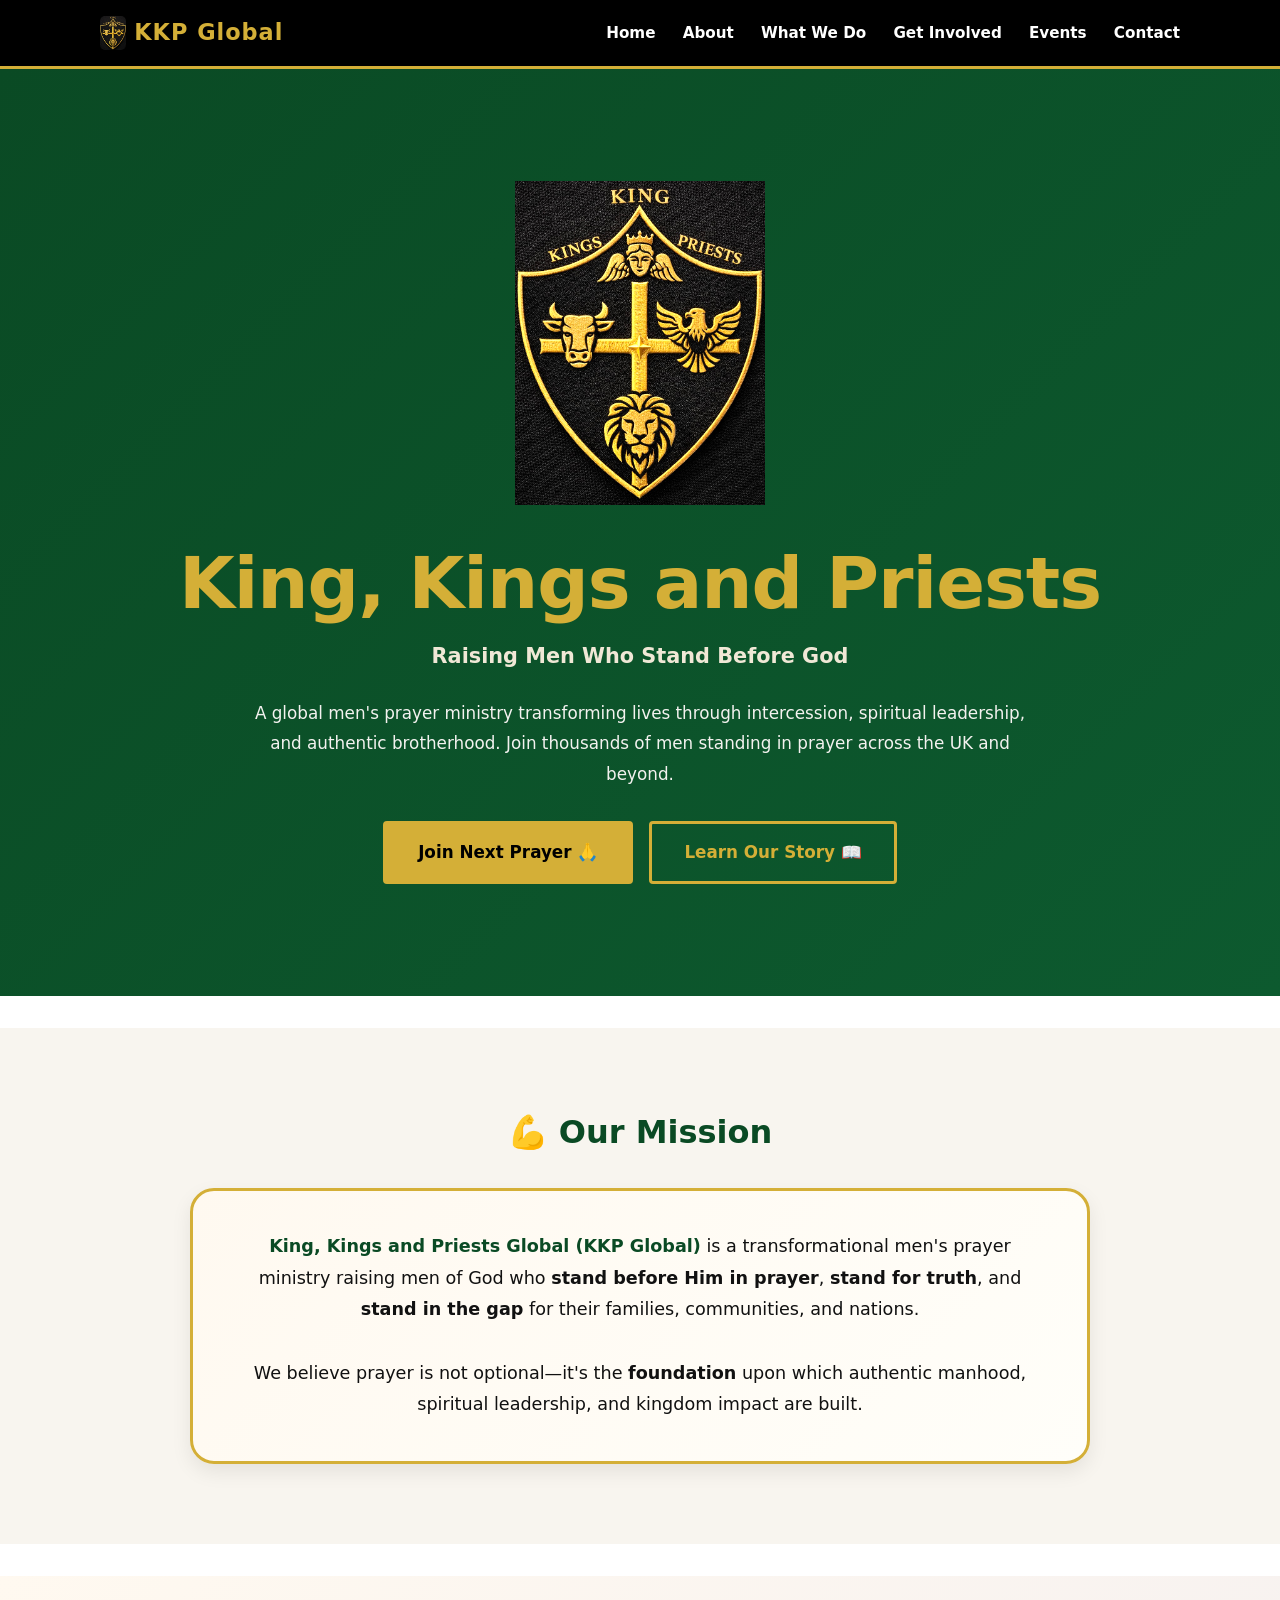
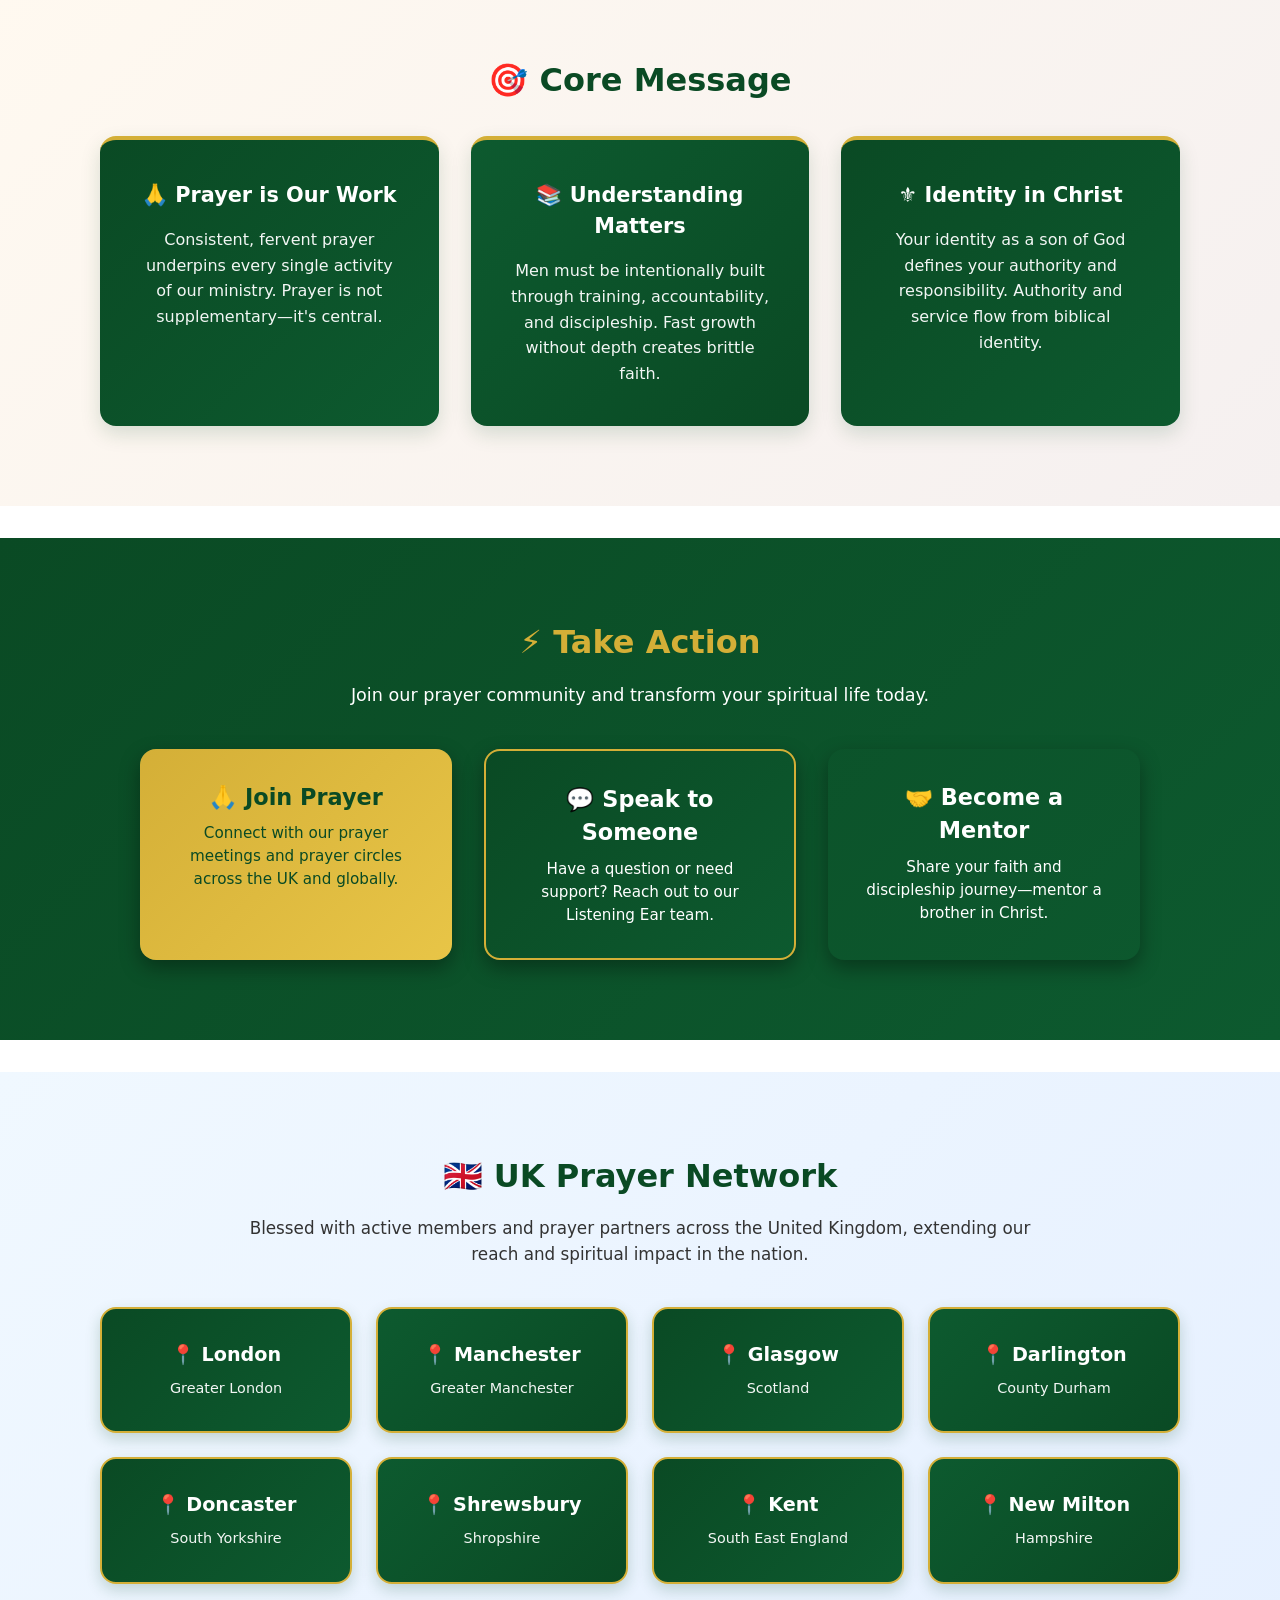
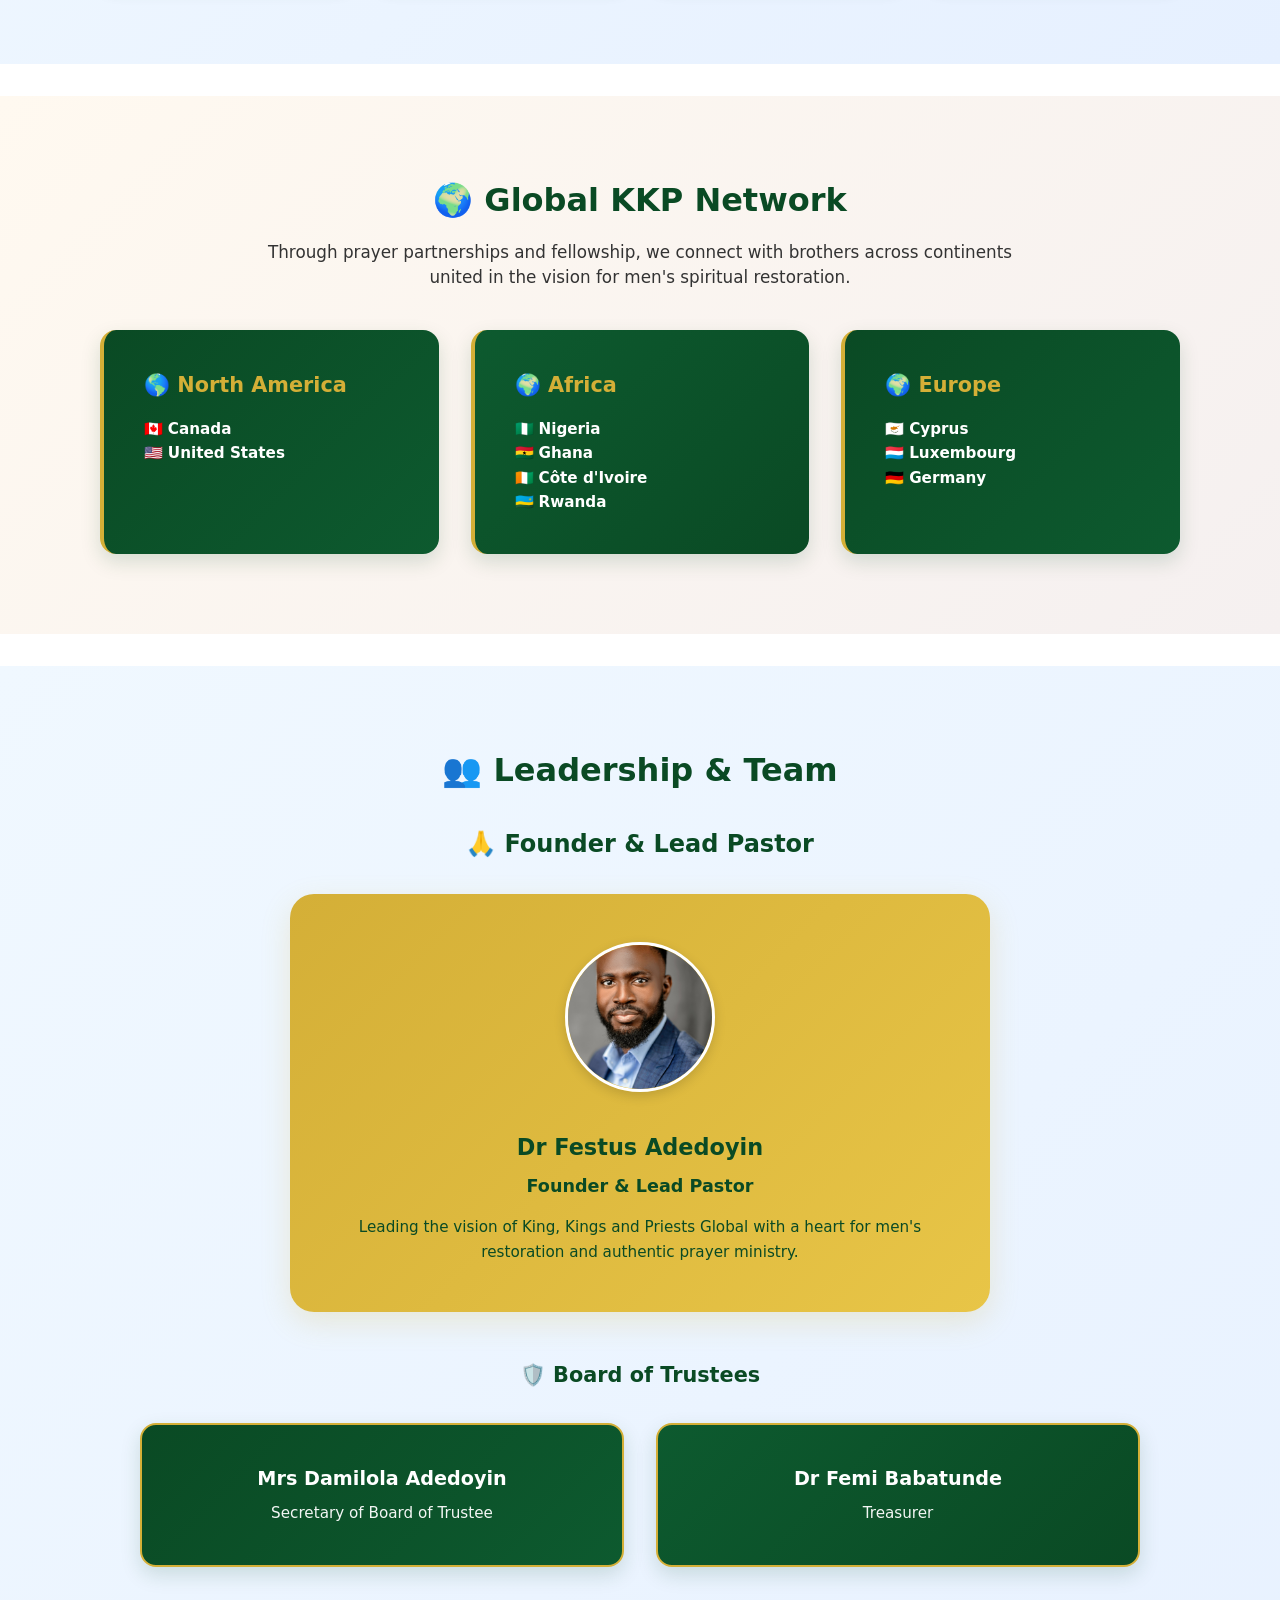
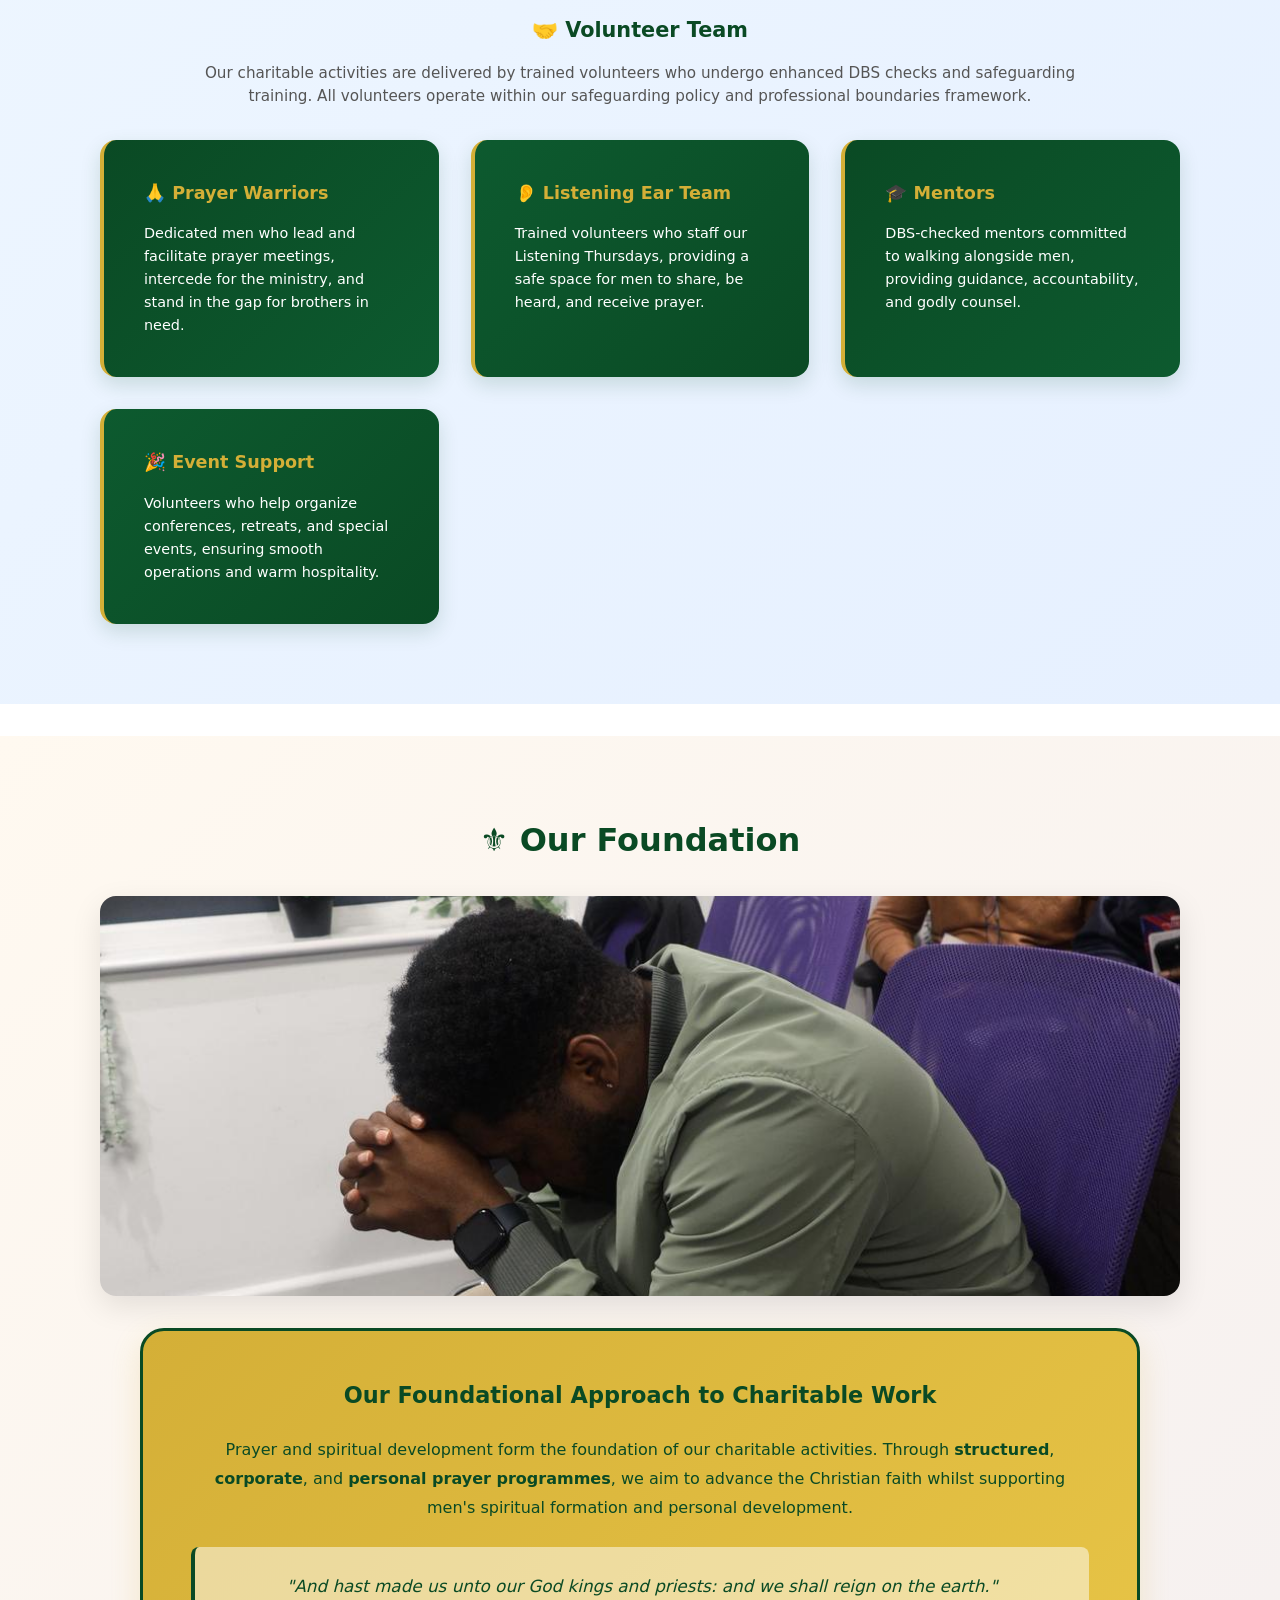
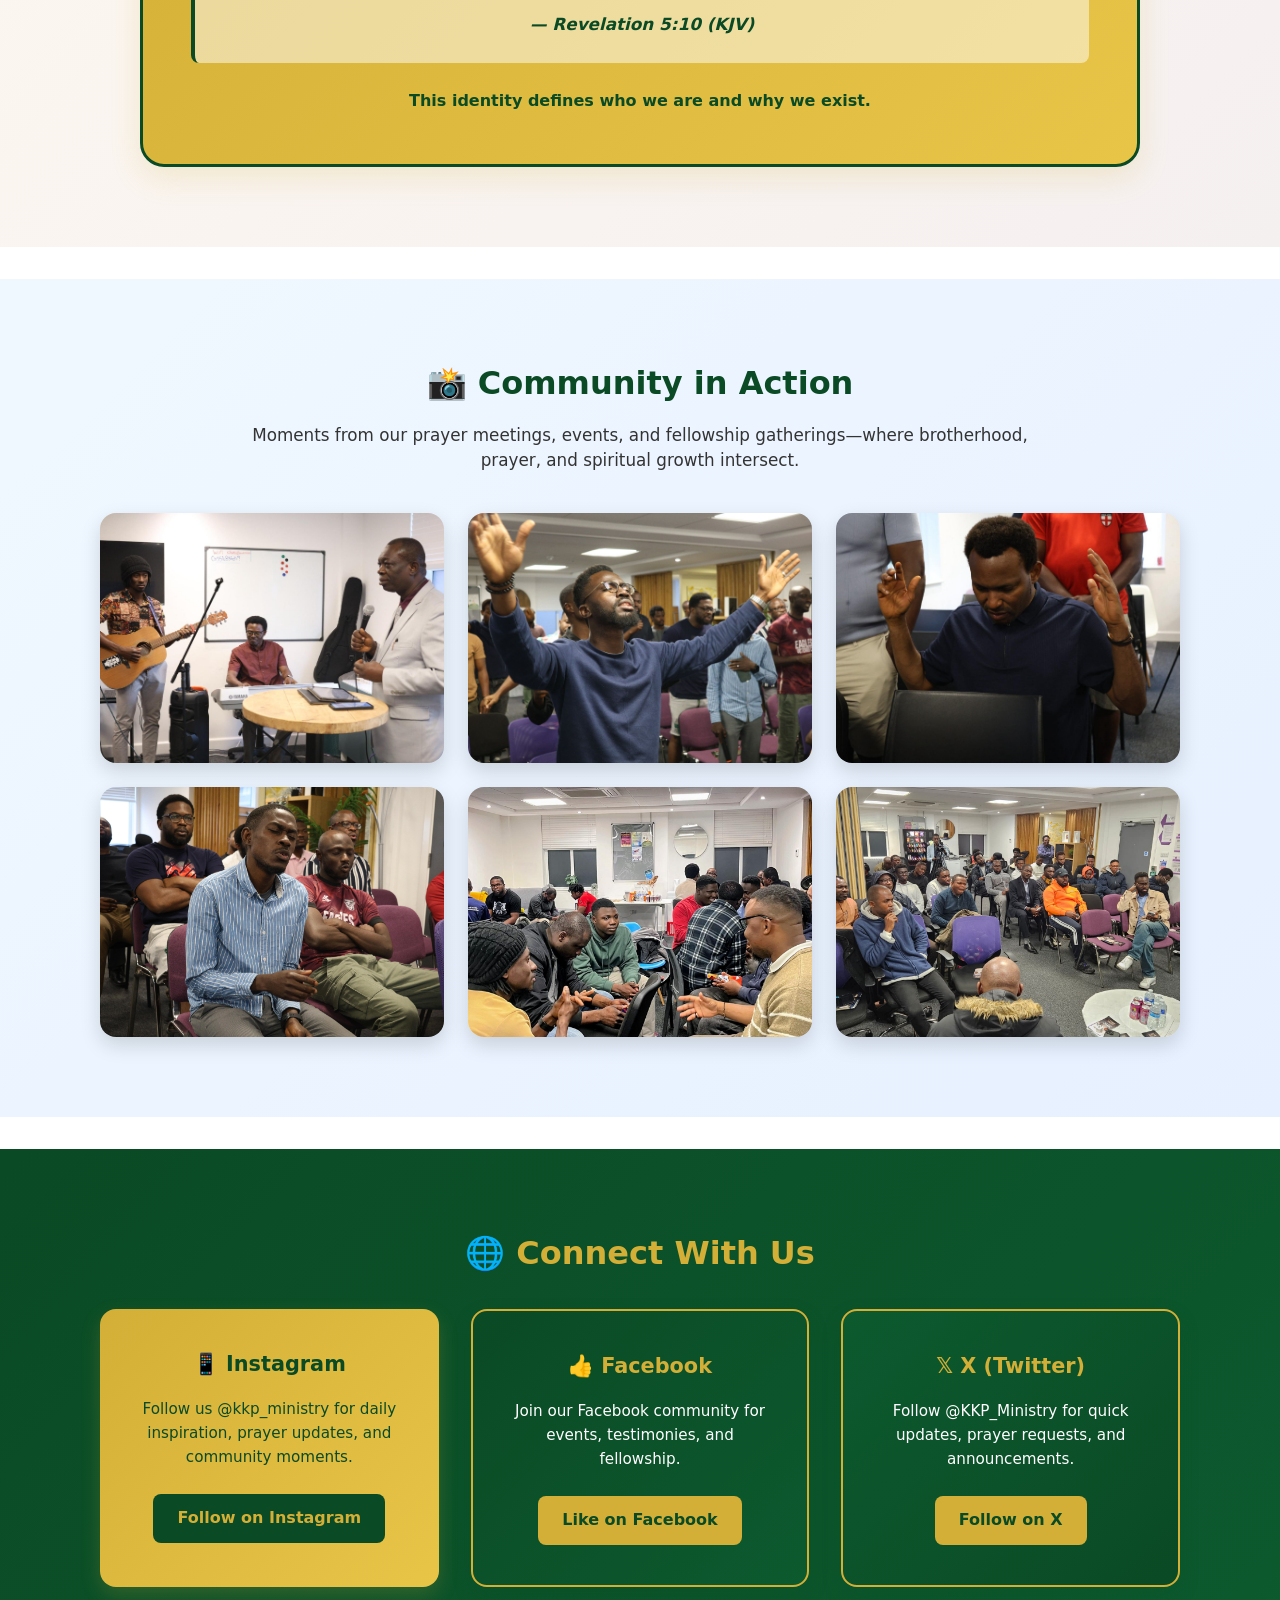
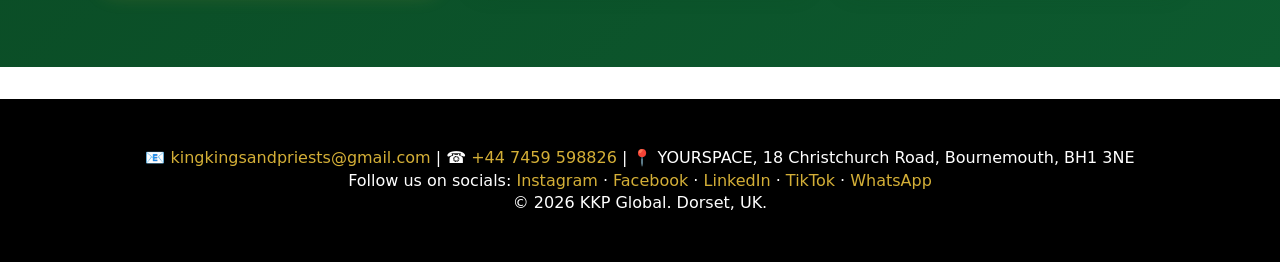
<file: index.html>
<!doctype html>
<html lang="en">
<head>
  <meta charset="UTF-8" />
  <meta name="viewport" content="width=device-width, initial-scale=1.0" />
  <title>KKP Global | Home</title>
  <link rel="preconnect" href="https://fonts.googleapis.com">
  <link rel="preconnect" href="https://fonts.gstatic.com" crossorigin>
  <link href="https://fonts.googleapis.com/css2?family=Inter:wght@300;400;500;600;700&display=swap" rel="stylesheet">
  <link rel="stylesheet" href="style.css" />
</head>
<body>
  <header class="site-header">
    <div class="container">
      <a class="brand" href="index.html"><img src="images/logo updated.jpg" alt="KKP Global logo" />KKP Global</a>
      <button id="navToggle" class="nav-toggle" aria-label="Toggle menu">☰</button>
      <nav class="main-nav">
        <a href="index.html">Home</a>
        <a href="about.html">About</a>
        <a href="what-we-do.html">What We Do</a>
        <a href="get-involved.html">Get Involved</a>
        <a href="events.html">Events</a>
        <a href="contact.html">Contact</a>
      </nav>
    </div>
  </header>

  <!-- HERO SECTION WITH LOGO -->
  <section class="section-hero">
    <div class="container">
      <img class="hero-logo" src="images/logo updated.jpg" alt="KKP Global Logo" />
      <h1 class="hero-title">King, Kings and Priests</h1>
      <p class="hero-subtitle">Raising Men Who Stand Before God</p>
      <p class="hero-desc">A global men's prayer ministry transforming lives through intercession, spiritual leadership, and authentic brotherhood. Join thousands of men standing in prayer across the UK and beyond.</p>
      <div class="hero-actions">
        <a class="button" href="events.html">Join Next Prayer 🙏</a>
        <a class="button alt" href="about.html">Learn Our Story 📖</a>
      </div>
    </div>
  </section>

  <main>
    <!-- WHO WE ARE SECTION -->
    <section class="section-mission">
      <div class="container">
        <h2 style="text-align:center;font-size:2rem;color:#0a4a24;font-weight:900;margin-bottom:2rem;">💪 Our Mission</h2>
        <div class="box">
          <p>
            <strong style="color:#0a4a24;">King, Kings and Priests Global (KKP Global)</strong> is a transformational men's prayer ministry raising men of God who <strong>stand before Him in prayer</strong>, <strong>stand for truth</strong>, and <strong>stand in the gap</strong> for their families, communities, and nations.<br><br>
            We believe prayer is not optional—it's the <strong>foundation</strong> upon which authentic manhood, spiritual leadership, and kingdom impact are built.
          </p>
        </div>
      </div>
    </section>


    <!-- CORE MESSAGE SECTION -->
    <section class="section-core-message">
      <div class="container">
        <h2 style="text-align:center;font-size:2rem;color:#0a4a24;font-weight:900;margin-bottom:2rem;">🎯 Core Message</h2>
        <div class="cards">
          <div class="core-card">
            <h3>🙏 Prayer is Our Work</h3>
            <p>Consistent, fervent prayer underpins every single activity of our ministry. Prayer is not supplementary—it's central.</p>
          </div>
          <div class="core-card alt">
            <h3>📚 Understanding Matters</h3>
            <p>Men must be intentionally built through training, accountability, and discipleship. Fast growth without depth creates brittle faith.</p>
          </div>
          <div class="core-card">
            <h3>⚜️ Identity in Christ</h3>
            <p>Your identity as a son of God defines your authority and responsibility. Authority and service flow from biblical identity.</p>
          </div>
        </div>
      </div>
    </section>



    <!-- QUICK ACTIONS SECTION -->
    <section class="section-quick-actions">
      <div class="container">
        <h2 style="text-align:center;font-size:2rem;color:#d4af37;font-weight:900;margin-bottom:1rem;">⚡ Take Action</h2>
        <p style="text-align:center;font-size:1.1rem;color:white;margin-bottom:2.5rem;max-width:800px;margin-left:auto;margin-right:auto;">Join our prayer community and transform your spiritual life today.</p>
        <div class="quick-cta">
          <a class="quick-card gold" href="#contact" role="button">
            <h3>🙏 Join Prayer</h3>
            <p>Connect with our prayer meetings and prayer circles across the UK and globally.</p>
          </a>
          <a class="quick-card alt" href="contact.html" role="button">
            <h3>💬 Speak to Someone</h3>
            <p>Have a question or need support? Reach out to our Listening Ear team.</p>
          </a>
          <a class="quick-card" href="get-involved.html" role="button">
            <h3>🤝 Become a Mentor</h3>
            <p>Share your faith and discipleship journey—mentor a brother in Christ.</p>
          </a>
        </div>
      </div>
    </section>


    <!-- UK NETWORK SECTION -->
    <section style="background:linear-gradient(135deg,#f0f8ff,#e6f0ff);padding:3rem 0;margin:2rem 0;">
      <div class="container">
        <h2 style="text-align:center;font-size:2rem;color:#0a4a24;font-weight:900;margin-bottom:1rem;">🇬🇧 UK Prayer Network</h2>
        <p style="text-align:center;font-size:1.05rem;color:#333;margin-bottom:2.5rem;max-width:800px;margin-left:auto;margin-right:auto;">Blessed with active members and prayer partners across the United Kingdom, extending our reach and spiritual impact in the nation.</p>
        <div style="display:grid;grid-template-columns:repeat(auto-fit,minmax(220px,1fr));gap:1.5rem;max-width:1200px;margin:0 auto;">
          <div style="background:linear-gradient(135deg,#0a4a24,#0d5a2f);padding:2rem;border-radius:1rem;box-shadow:0 6px 15px rgba(10,74,36,0.2);color:white;text-align:center;border:2px solid #d4af37;">
            <h3 style="font-size:1.2rem;margin-bottom:0.5rem;margin-top:0;">📍 London</h3>
            <p style="font-size:0.9rem;opacity:0.95;margin:0;">Greater London</p>
          </div>
          <div style="background:linear-gradient(135deg,#0d5a2f,#0a4a24);padding:2rem;border-radius:1rem;box-shadow:0 6px 15px rgba(10,74,36,0.2);color:white;text-align:center;border:2px solid #d4af37;">
            <h3 style="font-size:1.2rem;margin-bottom:0.5rem;margin-top:0;">📍 Manchester</h3>
            <p style="font-size:0.9rem;opacity:0.95;margin:0;">Greater Manchester</p>
          </div>
          <div style="background:linear-gradient(135deg,#0a4a24,#0d5a2f);padding:2rem;border-radius:1rem;box-shadow:0 6px 15px rgba(10,74,36,0.2);color:white;text-align:center;border:2px solid #d4af37;">
            <h3 style="font-size:1.2rem;margin-bottom:0.5rem;margin-top:0;">📍 Glasgow</h3>
            <p style="font-size:0.9rem;opacity:0.95;margin:0;">Scotland</p>
          </div>
          <div style="background:linear-gradient(135deg,#0d5a2f,#0a4a24);padding:2rem;border-radius:1rem;box-shadow:0 6px 15px rgba(10,74,36,0.2);color:white;text-align:center;border:2px solid #d4af37;">
            <h3 style="font-size:1.2rem;margin-bottom:0.5rem;margin-top:0;">📍 Darlington</h3>
            <p style="font-size:0.9rem;opacity:0.95;margin:0;">County Durham</p>
          </div>
          <div style="background:linear-gradient(135deg,#0a4a24,#0d5a2f);padding:2rem;border-radius:1rem;box-shadow:0 6px 15px rgba(10,74,36,0.2);color:white;text-align:center;border:2px solid #d4af37;">
            <h3 style="font-size:1.2rem;margin-bottom:0.5rem;margin-top:0;">📍 Doncaster</h3>
            <p style="font-size:0.9rem;opacity:0.95;margin:0;">South Yorkshire</p>
          </div>
          <div style="background:linear-gradient(135deg,#0d5a2f,#0a4a24);padding:2rem;border-radius:1rem;box-shadow:0 6px 15px rgba(10,74,36,0.2);color:white;text-align:center;border:2px solid #d4af37;">
            <h3 style="font-size:1.2rem;margin-bottom:0.5rem;margin-top:0;">📍 Shrewsbury</h3>
            <p style="font-size:0.9rem;opacity:0.95;margin:0;">Shropshire</p>
          </div>
          <div style="background:linear-gradient(135deg,#0a4a24,#0d5a2f);padding:2rem;border-radius:1rem;box-shadow:0 6px 15px rgba(10,74,36,0.2);color:white;text-align:center;border:2px solid #d4af37;">
            <h3 style="font-size:1.2rem;margin-bottom:0.5rem;margin-top:0;">📍 Kent</h3>
            <p style="font-size:0.9rem;opacity:0.95;margin:0;">South East England</p>
          </div>
          <div style="background:linear-gradient(135deg,#0d5a2f,#0a4a24);padding:2rem;border-radius:1rem;box-shadow:0 6px 15px rgba(10,74,36,0.2);color:white;text-align:center;border:2px solid #d4af37;">
            <h3 style="font-size:1.2rem;margin-bottom:0.5rem;margin-top:0;">📍 New Milton</h3>
            <p style="font-size:0.9rem;opacity:0.95;margin:0;">Hampshire</p>
          </div>
        </div>
      </div>
    </section>

    <!-- GLOBAL NETWORK SECTION -->
    <section style="background:linear-gradient(135deg,#fff9f0,#f5f0f0);padding:3rem 0;margin:2rem 0;">
      <div class="container">
        <h2 style="text-align:center;font-size:2rem;color:#0a4a24;font-weight:900;margin-bottom:1rem;">🌍 Global KKP Network</h2>
        <p style="text-align:center;font-size:1.05rem;color:#333;margin-bottom:2.5rem;max-width:800px;margin-left:auto;margin-right:auto;">Through prayer partnerships and fellowship, we connect with brothers across continents united in the vision for men's spiritual restoration.</p>
        <div style="display:grid;grid-template-columns:repeat(auto-fit,minmax(280px,1fr));gap:2rem;max-width:1200px;margin:0 auto;">
          <div style="background:linear-gradient(135deg,#0a4a24,#0d5a2f);padding:2.5rem;border-radius:1rem;box-shadow:0 8px 20px rgba(10,74,36,0.15);border-left:4px solid #d4af37;">
            <h3 style="font-size:1.3rem;color:#d4af37;margin:0 0 1rem 0;">🌎 North America</h3>
            <p style="color:white;margin:0;font-size:0.95rem;line-height:1.6;">
              🇨🇦 <strong>Canada</strong><br>
              🇺🇸 <strong>United States</strong>
            </p>
          </div>
          <div style="background:linear-gradient(135deg,#0d5a2f,#0a4a24);padding:2.5rem;border-radius:1rem;box-shadow:0 8px 20px rgba(10,74,36,0.15);border-left:4px solid #d4af37;">
            <h3 style="font-size:1.3rem;color:#d4af37;margin:0 0 1rem 0;">🌍 Africa</h3>
            <p style="color:white;margin:0;font-size:0.95rem;line-height:1.6;">
              🇳🇬 <strong>Nigeria</strong><br>
              🇬🇭 <strong>Ghana</strong><br>
              🇨🇮 <strong>Côte d'Ivoire</strong><br>
              🇷🇼 <strong>Rwanda</strong>
            </p>
          </div>
          <div style="background:linear-gradient(135deg,#0a4a24,#0d5a2f);padding:2.5rem;border-radius:1rem;box-shadow:0 8px 20px rgba(10,74,36,0.15);border-left:4px solid #d4af37;">
            <h3 style="font-size:1.3rem;color:#d4af37;margin:0 0 1rem 0;">🌍 Europe</h3>
            <p style="color:white;margin:0;font-size:0.95rem;line-height:1.6;">
              🇨🇾 <strong>Cyprus</strong><br>
              🇱🇺 <strong>Luxembourg</strong><br>
              🇩🇪 <strong>Germany</strong>
            </p>
          </div>
        </div>
      </div>
    </section>

    <!-- TEAM SECTION -->
    <section style="background:linear-gradient(135deg,#f0f8ff,#e6f0ff);padding:3rem 0;margin:2rem 0;">
      <div class="container">
        <h2 style="text-align:center;font-size:2rem;color:#0a4a24;font-weight:900;margin-bottom:2rem;">👥 Leadership & Team</h2>
        
        <h3 style="text-align:center;font-size:1.5rem;color:#0a4a24;margin-bottom:2rem;font-weight:700;">🙏 Founder & Lead Pastor</h3>
        <div style="background:linear-gradient(135deg,#d4af37,#e8c547);padding:3rem;border-radius:1.5rem;box-shadow:0 10px 30px rgba(212,175,55,0.2);max-width:700px;margin:0 auto 3rem;text-align:center;">
          <img src="images/profilephoto.JPG" alt="Dr Festus Adedoyin" style="width:150px;height:150px;border-radius:50%;object-fit:cover;margin-bottom:1.5rem;border:3px solid white;box-shadow:0 4px 12px rgba(0,0,0,0.15);">
          <h3 style="font-size:1.4rem;color:#0a4a24;margin:0.5rem 0;font-weight:900;">Dr Festus Adedoyin</h3>
          <p style="font-size:1.1rem;color:#0a4a24;margin:0.5rem 0;font-weight:700;">Founder & Lead Pastor</p>
          <p style="font-size:0.95rem;color:#0a4a24;margin:1rem 0 0;line-height:1.6;">Leading the vision of King, Kings and Priests Global with a heart for men's restoration and authentic prayer ministry.</p>
        </div>

        <h3 style="text-align:center;font-size:1.3rem;color:#0a4a24;margin-bottom:2rem;font-weight:700;">🛡️ Board of Trustees</h3>
        <div style="display:grid;grid-template-columns:repeat(auto-fit,minmax(280px,1fr));gap:2rem;max-width:1000px;margin:0 auto 3rem;">
          <div style="background:linear-gradient(135deg,#0a4a24,#0d5a2f);padding:2.5rem;border-radius:1rem;box-shadow:0 8px 20px rgba(10,74,36,0.15);color:white;text-align:center;border:2px solid #d4af37;">
            <h3 style="font-size:1.2rem;margin-bottom:0.5rem;margin-top:0;">Mrs Damilola Adedoyin</h3>
            <p style="font-size:0.95rem;opacity:0.95;margin:0;">Secretary of Board of Trustee</p>
          </div>
          <div style="background:linear-gradient(135deg,#0d5a2f,#0a4a24);padding:2.5rem;border-radius:1rem;box-shadow:0 8px 20px rgba(10,74,36,0.15);color:white;text-align:center;border:2px solid #d4af37;">
            <h3 style="font-size:1.2rem;margin-bottom:0.5rem;margin-top:0;">Dr Femi Babatunde</h3>
            <p style="font-size:0.95rem;opacity:0.95;margin:0;">Treasurer</p>
          </div>
        </div>

        <h3 style="text-align:center;font-size:1.3rem;color:#0a4a24;margin-bottom:1rem;font-weight:700;">🤝 Volunteer Team</h3>
        <p style="text-align:center;font-size:0.95rem;color:#555;margin-bottom:2rem;max-width:900px;margin-left:auto;margin-right:auto;">Our charitable activities are delivered by trained volunteers who undergo enhanced DBS checks and safeguarding training. All volunteers operate within our safeguarding policy and professional boundaries framework.</p>
        
        <div style="display:grid;grid-template-columns:repeat(auto-fit,minmax(260px,1fr));gap:2rem;">
          <div style="background:linear-gradient(135deg,#0a4a24,#0d5a2f);padding:2.5rem;border-radius:1rem;box-shadow:0 8px 20px rgba(10,74,36,0.15);border-left:4px solid #d4af37;">
            <h3 style="font-size:1.1rem;color:#d4af37;margin:0 0 1rem 0;">🙏 Prayer Warriors</h3>
            <p style="color:white;margin:0;font-size:0.9rem;line-height:1.6;">Dedicated men who lead and facilitate prayer meetings, intercede for the ministry, and stand in the gap for brothers in need.</p>
          </div>
          <div style="background:linear-gradient(135deg,#0d5a2f,#0a4a24);padding:2.5rem;border-radius:1rem;box-shadow:0 8px 20px rgba(10,74,36,0.15);border-left:4px solid #d4af37;">
            <h3 style="font-size:1.1rem;color:#d4af37;margin:0 0 1rem 0;">👂 Listening Ear Team</h3>
            <p style="color:white;margin:0;font-size:0.9rem;line-height:1.6;">Trained volunteers who staff our Listening Thursdays, providing a safe space for men to share, be heard, and receive prayer.</p>
          </div>
          <div style="background:linear-gradient(135deg,#0a4a24,#0d5a2f);padding:2.5rem;border-radius:1rem;box-shadow:0 8px 20px rgba(10,74,36,0.15);border-left:4px solid #d4af37;">
            <h3 style="font-size:1.1rem;color:#d4af37;margin:0 0 1rem 0;">🎓 Mentors</h3>
            <p style="color:white;margin:0;font-size:0.9rem;line-height:1.6;">DBS-checked mentors committed to walking alongside men, providing guidance, accountability, and godly counsel.</p>
          </div>
          <div style="background:linear-gradient(135deg,#0d5a2f,#0a4a24);padding:2.5rem;border-radius:1rem;box-shadow:0 8px 20px rgba(10,74,36,0.15);border-left:4px solid #d4af37;">
            <h3 style="font-size:1.1rem;color:#d4af37;margin:0 0 1rem 0;">🎉 Event Support</h3>
            <p style="color:white;margin:0;font-size:0.9rem;line-height:1.6;">Volunteers who help organize conferences, retreats, and special events, ensuring smooth operations and warm hospitality.</p>
          </div>
        </div>
      </div>
    </section>

    <!-- OUR FOUNDATION SECTION -->
    <section style="background:linear-gradient(135deg,#fff9f0,#f5f0f0);padding:3rem 0;margin:2rem 0;">
      <div class="container">
        <h2 style="text-align:center;font-size:2rem;color:#0a4a24;font-weight:900;margin-bottom:2rem;">⚜️ Our Foundation</h2>
        
        <div style="margin-bottom:2rem;border-radius:1rem;overflow:hidden;box-shadow:0 10px 30px rgba(0,0,0,0.1);">
          <img src="images/PHOTO-2025-11-27-01-59-04.jpg" alt="Foundational ministry moment" style="width:100%;display:block;object-fit:cover;height:400px;">
        </div>

        <div style="background:linear-gradient(135deg,#d4af37,#e8c547);border:3px solid #0a4a24;border-radius:1.5rem;padding:3rem;box-shadow:0 10px 30px rgba(212,175,55,0.2);max-width:1000px;margin:0 auto;">
          <h3 style="font-size:1.4rem;color:#0a4a24;margin:0 0 1.5rem 0;font-weight:900;text-align:center;">Our Foundational Approach to Charitable Work</h3>
          <p style="font-size:1rem;color:#0a4a24;line-height:1.8;margin:0 0 1.5rem 0;text-align:center;">Prayer and spiritual development form the foundation of our charitable activities. Through <strong>structured</strong>, <strong>corporate</strong>, and <strong>personal prayer programmes</strong>, we aim to advance the Christian faith whilst supporting men's spiritual formation and personal development.</p>
          
          <div style="background:rgba(255,255,255,0.5);padding:1.5rem;border-left:4px solid #0a4a24;border-radius:0.5rem;margin:1.5rem 0;font-size:1.05rem;color:#0a4a24;line-height:1.8;text-align:center;font-style:italic;">
            <p style="margin:0;">"And hast made us unto our God kings and priests: and we shall reign on the earth."</p>
            <p style="margin:0.5rem 0 0 0;font-weight:700;">— Revelation 5:10 (KJV)</p>
          </div>
          
          <p style="font-size:1rem;color:#0a4a24;line-height:1.8;margin:0;text-align:center;font-weight:700;">This identity defines who we are and why we exist.</p>
        </div>
      </div>
    </section>

    <!-- COMMUNITY IN ACTION SECTION -->
    <section style="background:linear-gradient(135deg,#f0f8ff,#e6f0ff);padding:3rem 0;margin:2rem 0;">
      <div class="container">
        <h2 style="text-align:center;font-size:2rem;color:#0a4a24;font-weight:900;margin-bottom:1rem;">📸 Community in Action</h2>
        <p style="text-align:center;font-size:1.05rem;color:#333;margin-bottom:2.5rem;max-width:800px;margin-left:auto;margin-right:auto;">Moments from our prayer meetings, events, and fellowship gatherings—where brotherhood, prayer, and spiritual growth intersect.</p>
        
        <div style="display:grid;grid-template-columns:repeat(auto-fit,minmax(280px,1fr));gap:1.5rem;max-width:1200px;margin:0 auto;">
          <div style="border-radius:1rem;overflow:hidden;box-shadow:0 8px 20px rgba(0,0,0,0.15);transition:transform 0.3s;cursor:pointer;" onmouseover="this.style.transform='scale(1.05)'" onmouseout="this.style.transform='scale(1)'">
            <img src="images/PHOTO-2025-07-10-21-32-11.jpg" alt="Community moment" style="width:100%;height:250px;object-fit:cover;display:block;">
          </div>
          <div style="border-radius:1rem;overflow:hidden;box-shadow:0 8px 20px rgba(0,0,0,0.15);transition:transform 0.3s;cursor:pointer;" onmouseover="this.style.transform='scale(1.05)'" onmouseout="this.style.transform='scale(1)'">
            <img src="images/PHOTO-2025-07-24-12-42-59.jpg" alt="Community moment" style="width:100%;height:250px;object-fit:cover;display:block;">
          </div>
          <div style="border-radius:1rem;overflow:hidden;box-shadow:0 8px 20px rgba(0,0,0,0.15);transition:transform 0.3s;cursor:pointer;" onmouseover="this.style.transform='scale(1.05)'" onmouseout="this.style.transform='scale(1)'">
            <img src="images/PHOTO-2025-07-24-12-43-00.jpg" alt="Community moment" style="width:100%;height:250px;object-fit:cover;display:block;">
          </div>
        </div>
        
        <div style="display:grid;grid-template-columns:repeat(auto-fit,minmax(280px,1fr));gap:1.5rem;max-width:1200px;margin:1.5rem auto 0;">
          <div style="border-radius:1rem;overflow:hidden;box-shadow:0 8px 20px rgba(0,0,0,0.15);transition:transform 0.3s;cursor:pointer;" onmouseover="this.style.transform='scale(1.05)'" onmouseout="this.style.transform='scale(1)'">
            <img src="images/PHOTO-2025-09-20-22-03-52.jpg" alt="Community moment" style="width:100%;height:250px;object-fit:cover;display:block;">
          </div>
          <div style="border-radius:1rem;overflow:hidden;box-shadow:0 8px 20px rgba(0,0,0,0.15);transition:transform 0.3s;cursor:pointer;" onmouseover="this.style.transform='scale(1.05)'" onmouseout="this.style.transform='scale(1)'">
            <img src="images/PHOTO-2025-10-15-09-40-26.jpg" alt="Community moment" style="width:100%;height:250px;object-fit:cover;display:block;">
          </div>
          <div style="border-radius:1rem;overflow:hidden;box-shadow:0 8px 20px rgba(0,0,0,0.15);transition:transform 0.3s;cursor:pointer;" onmouseover="this.style.transform='scale(1.05)'" onmouseout="this.style.transform='scale(1)'">
            <img src="images/PHOTO-2025-11-06-20-01-55.jpg" alt="Community moment" style="width:100%;height:250px;object-fit:cover;display:block;">
          </div>
        </div>
      </div>
    </section>

  </main>

  <!-- SOCIAL SECTION FOOTER -->
  <section style="background:linear-gradient(135deg,#0a4a24,#0d5a2f);padding:3rem 0;">
    <div class="container">
      <h2 style="text-align:center;font-size:2rem;color:#d4af37;font-weight:900;margin-bottom:2rem;">🌐 Connect With Us</h2>
      <div style="display:grid;grid-template-columns:repeat(auto-fit,minmax(280px,1fr));gap:2rem;max-width:1200px;margin:0 auto;">
        <div style="background:linear-gradient(135deg,#d4af37,#e8c547);padding:2.5rem;border-radius:1rem;box-shadow:0 8px 20px rgba(212,175,55,0.2);text-align:center;">
          <h3 style="font-size:1.3rem;color:#0a4a24;margin:0 0 1rem 0;">📱 Instagram</h3>
          <p style="color:#0a4a24;margin:0 0 1.5rem 0;font-size:0.95rem;line-height:1.6;">Follow us @kkp_ministry for daily inspiration, prayer updates, and community moments.</p>
          <a href="https://www.instagram.com/kkpglobal.uk?igsh=dHVoM2MzcHpvZmkw&utm_source=qr" target="_blank" rel="noopener" style="background:#0a4a24;color:#d4af37;padding:0.8rem 1.5rem;border-radius:0.5rem;text-decoration:none;font-weight:700;display:inline-block;transition:transform 0.3s,box-shadow 0.3s;" onmouseover="this.style.transform='scale(1.05)';this.style.boxShadow='0 5px 15px rgba(0,0,0,0.2)'" onmouseout="this.style.transform='scale(1)';this.style.boxShadow='none'">Follow on Instagram</a>
        </div>
        <div style="background:linear-gradient(135deg,#0a4a24,#0d5a2f);padding:2.5rem;border-radius:1rem;box-shadow:0 8px 20px rgba(10,74,36,0.2);text-align:center;border:2px solid #d4af37;">
          <h3 style="font-size:1.3rem;color:#d4af37;margin:0 0 1rem 0;">👍 Facebook</h3>
          <p style="color:white;margin:0 0 1.5rem 0;font-size:0.95rem;line-height:1.6;">Join our Facebook community for events, testimonies, and fellowship.</p>
          <a href="https://www.facebook.com/share/1AiyfdDCg5/?mibextid=wwXIfr" target="_blank" rel="noopener" style="background:#d4af37;color:#0a4a24;padding:0.8rem 1.5rem;border-radius:0.5rem;text-decoration:none;font-weight:700;display:inline-block;transition:transform 0.3s,box-shadow 0.3s;" onmouseover="this.style.transform='scale(1.05)';this.style.boxShadow='0 5px 15px rgba(0,0,0,0.2)'" onmouseout="this.style.transform='scale(1)';this.style.boxShadow='none'">Like on Facebook</a>
        </div>
        <div style="background:linear-gradient(135deg,#0d5a2f,#0a4a24);padding:2.5rem;border-radius:1rem;box-shadow:0 8px 20px rgba(10,74,36,0.2);text-align:center;border:2px solid #d4af37;">
          <h3 style="font-size:1.3rem;color:#d4af37;margin:0 0 1rem 0;">𝕏 X (Twitter)</h3>
          <p style="color:white;margin:0 0 1.5rem 0;font-size:0.95rem;line-height:1.6;">Follow @KKP_Ministry for quick updates, prayer requests, and announcements.</p>
          <a href="https://twitter.com/KKP_Ministry" target="_blank" rel="noopener" style="background:#d4af37;color:#0a4a24;padding:0.8rem 1.5rem;border-radius:0.5rem;text-decoration:none;font-weight:700;display:inline-block;transition:transform 0.3s,box-shadow 0.3s;" onmouseover="this.style.transform='scale(1.05)';this.style.boxShadow='0 5px 15px rgba(0,0,0,0.2)'" onmouseout="this.style.transform='scale(1)';this.style.boxShadow='none'">Follow on X</a>
        </div>
      </div>
    </div>
  </section>


  <footer class="site-footer">
    <div class="container">
      <p>📧 <a href="mailto:kingkingsandpriests@gmail.com" class="footer-link">kingkingsandpriests@gmail.com</a> | ☎️ <a href="tel:+447459598826" class="footer-link">+44 7459 598826</a> | 📍 YOURSPACE, 18 Christchurch Road, Bournemouth, BH1 3NE</p>
      <p>Follow us on socials: <a href="https://www.instagram.com/kkpglobal.uk?igsh=dHVoM2MzcHpvZmkw&utm_source=qr" target="_blank" rel="noopener" rel="noopener" class="footer-link">Instagram</a> · <a href="https://www.facebook.com/share/1AiyfdDCg5/?mibextid=wwXIfr" target="_blank" rel="noopener" rel="noopener" class="footer-link">Facebook</a> · <a href="https://www.linkedin.com/company/kkpglobal" target="_blank" rel="noopener" rel="noopener" class="footer-link">LinkedIn</a> · <a href="https://www.tiktok.com/.kings.and.pr@kkp_ministry" target="_blank" rel="noopener" rel="noopener" class="footer-link">TikTok</a> · <a href="https://wa.me/447459598826" target="_blank" rel="noopener" rel="noopener" class="footer-link">WhatsApp</a></p>
      <p>&copy; 2026 KKP Global. Dorset, UK.</p>
    </div>
  </footer>
  <script src="script.js"></script>
</body>
</html>
</file>
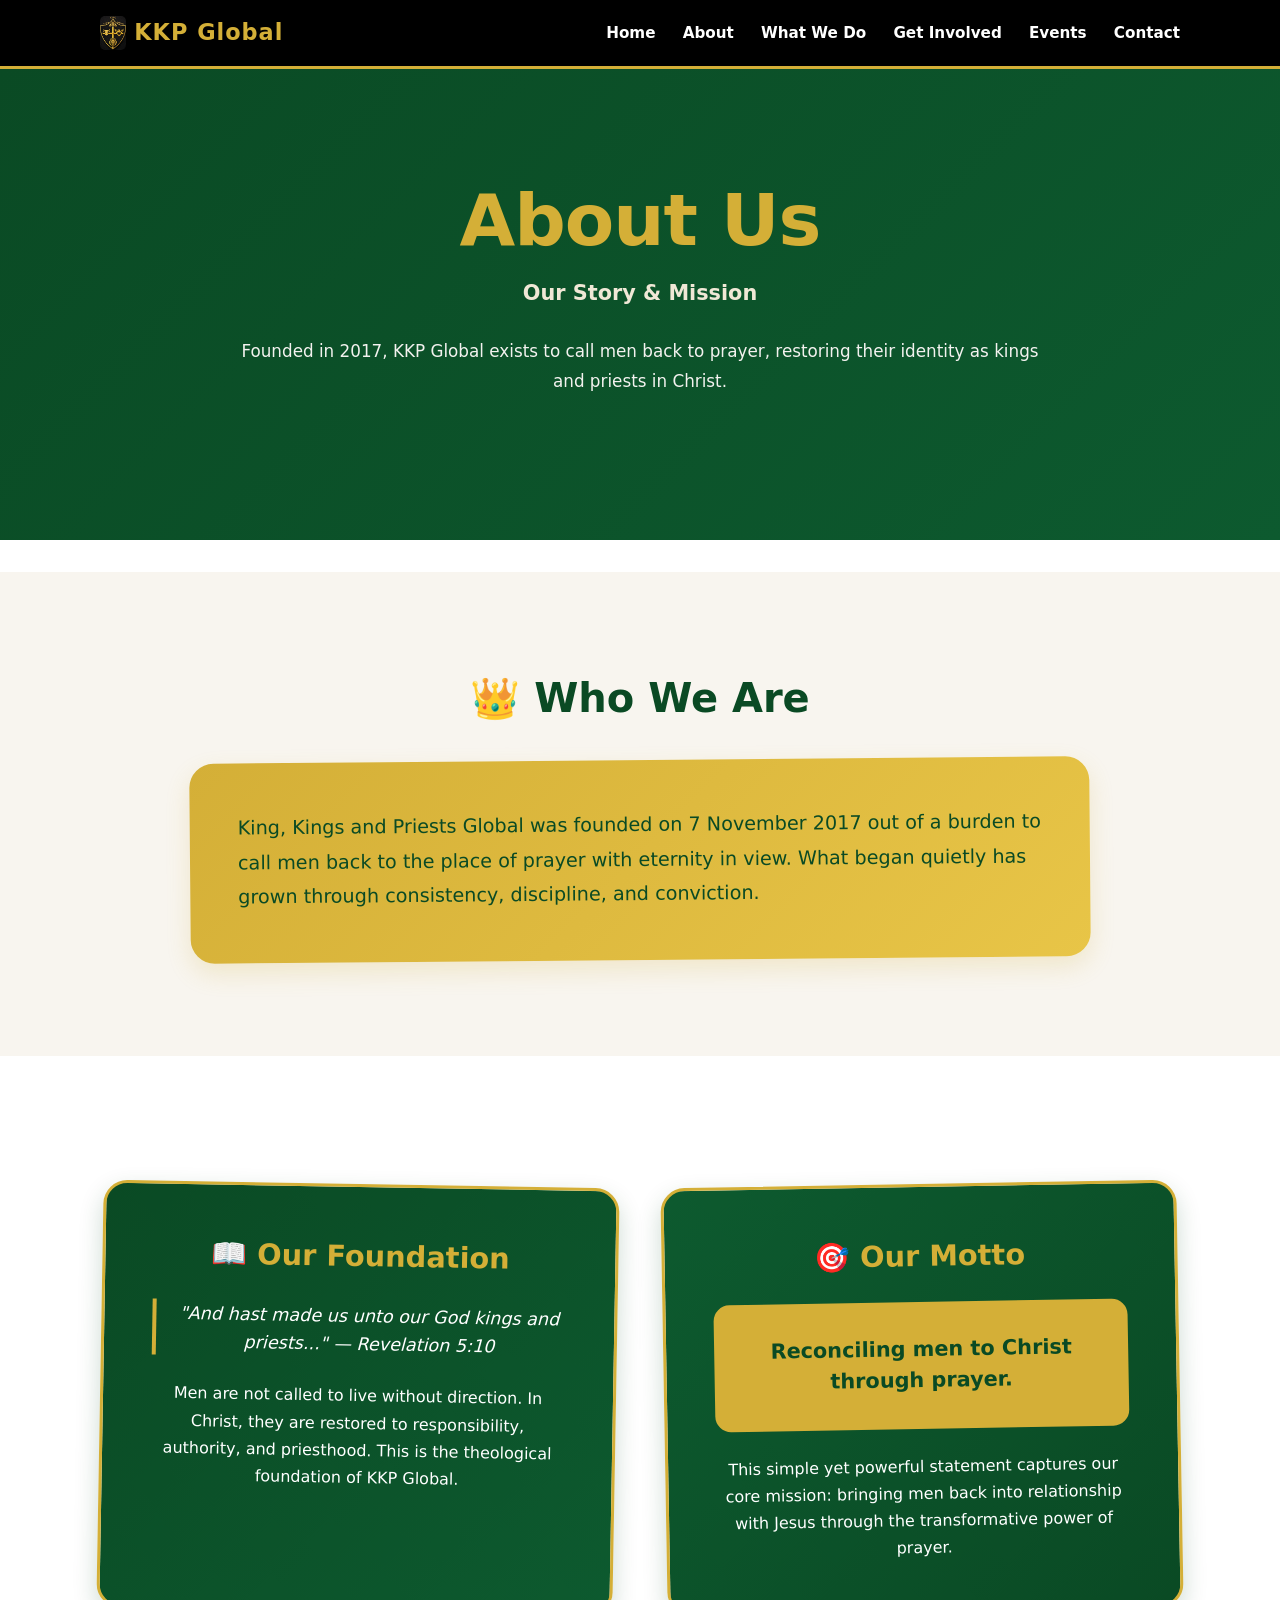
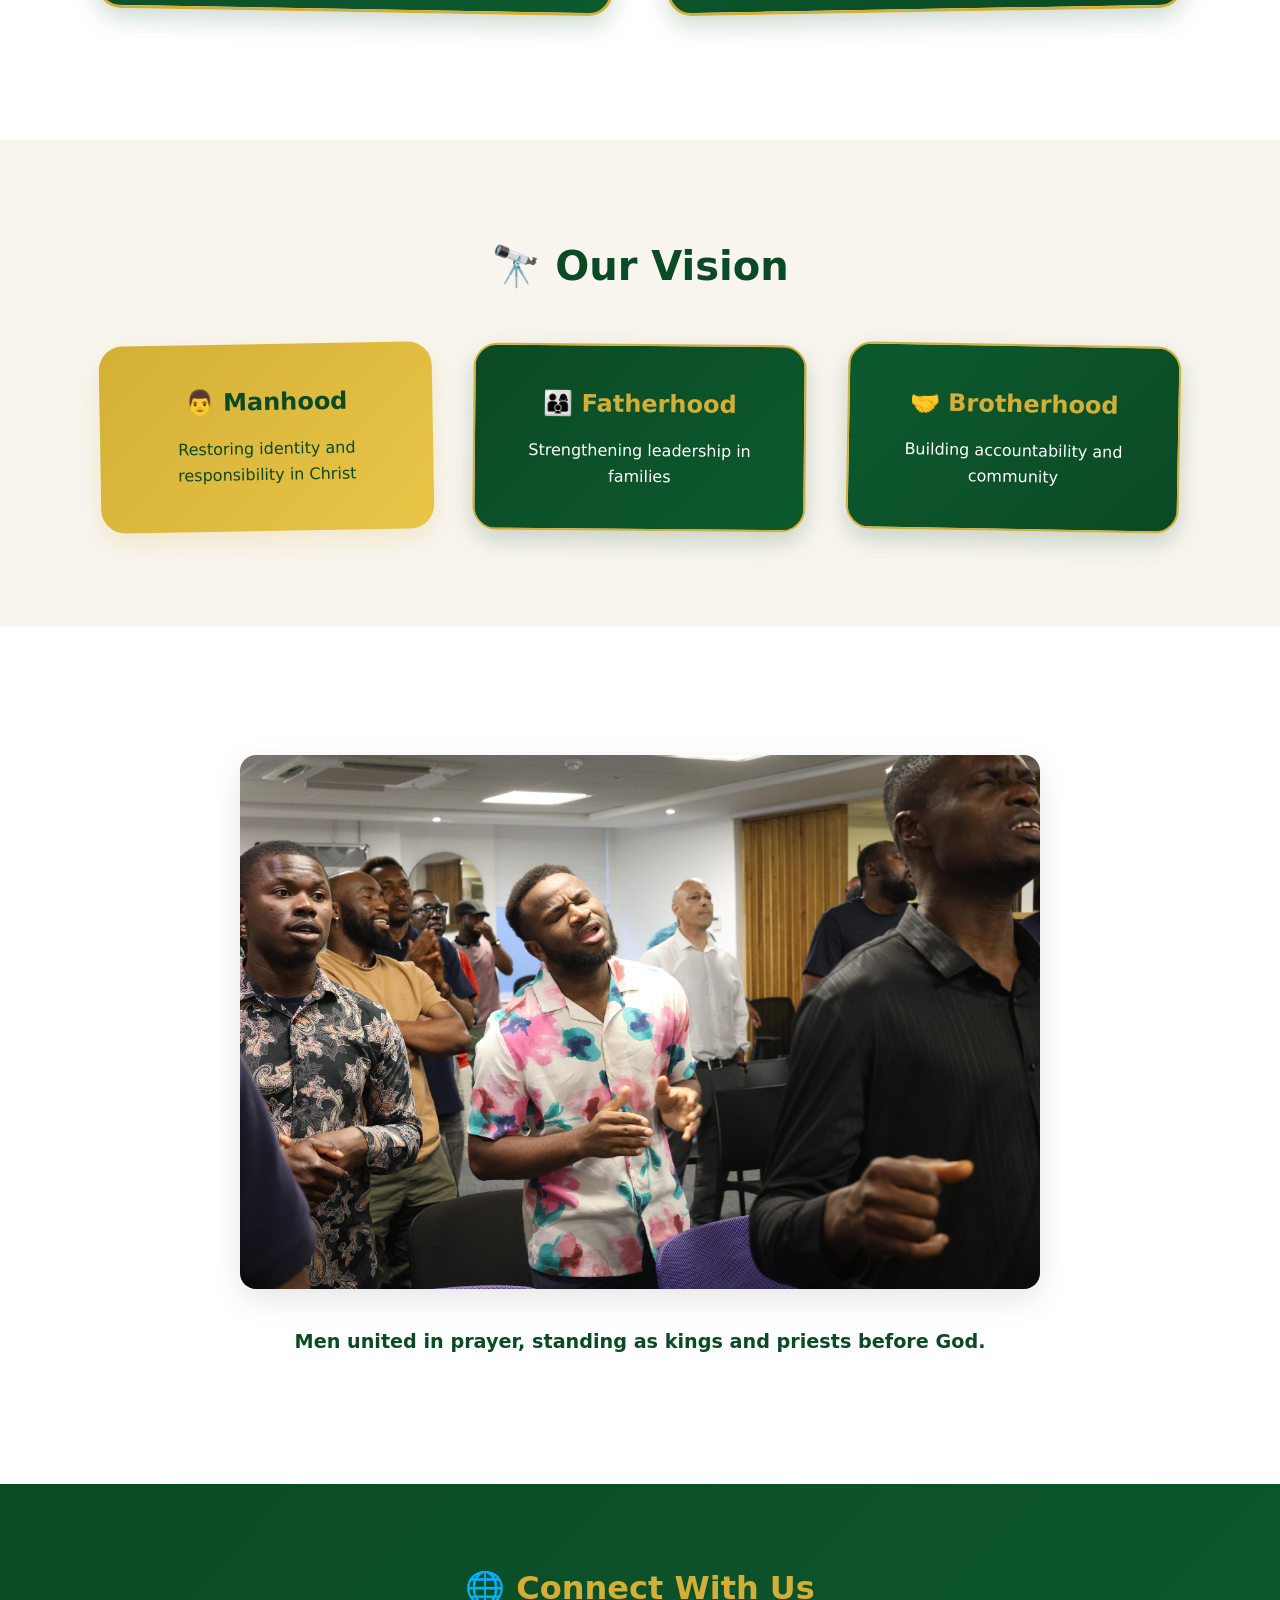
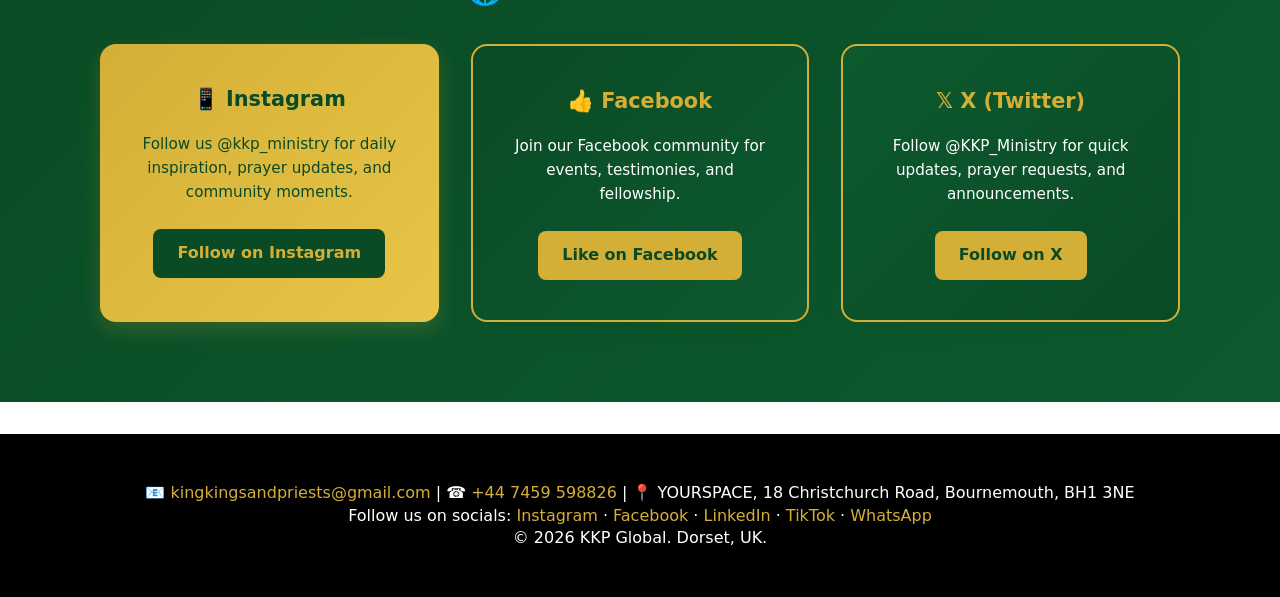
<file: about.html>
<!doctype html>
<html lang="en">
<head>
  <meta charset="UTF-8" />
  <meta name="viewport" content="width=device-width, initial-scale=1.0" />
  <title>KKP Global | About</title>
  <link rel="preconnect" href="https://fonts.googleapis.com">
  <link rel="preconnect" href="https://fonts.gstatic.com" crossorigin>
  <link href="https://fonts.googleapis.com/css2?family=Inter:wght@300;400;500;600;700&display=swap" rel="stylesheet">
  <link rel="stylesheet" href="style.css" />
</head>
<body>
  <header class="site-header">
    <div class="container">
      <a class="brand" href="index.html"><img src="images/logo updated.jpg" alt="KKP Global logo" />KKP Global</a>
      <button id="navToggle" class="nav-toggle" aria-label="Toggle menu">☰</button>
      <nav class="main-nav">
        <a href="index.html">Home</a>
        <a href="about.html">About</a>
        <a href="what-we-do.html">What We Do</a>
        <a href="get-involved.html">Get Involved</a>
        <a href="events.html">Events</a>
        <a href="contact.html">Contact</a>
      </nav>
    </div>
  </header>

  <!-- HERO SECTION -->
  <section class="section-hero">
    <div class="container">
      <h1 class="hero-title">About Us</h1>
      <p class="hero-subtitle">Our Story & Mission</p>
      <p class="hero-desc">Founded in 2017, KKP Global exists to call men back to prayer, restoring their identity as kings and priests in Christ.</p>
    </div>
  </section>

  <main>
    <!-- WHO WE ARE -->
    <section style="background:#f8f5ef;padding:4rem 0;">
      <div class="container">
        <div style="max-width:900px;margin:0 auto;text-align:center;">
          <h2 style="font-size:2.5rem;color:#0a4a24;font-weight:900;margin-bottom:2rem;">👑 Who We Are</h2>
          <div style="background:linear-gradient(135deg,#d4af37,#e8c547);padding:3rem;border-radius:1.5rem;box-shadow:0 10px 25px rgba(212,175,55,0.2);transform:rotate(-0.5deg);">
            <p style="font-size:1.2rem;line-height:1.8;color:#0a4a24;margin:0;text-align:left;">
              King, Kings and Priests Global was founded on 7 November 2017 out of a burden to call men back to the place of prayer with eternity in view. What began quietly has grown through consistency, discipline, and conviction.
            </p>
          </div>
        </div>
      </div>
    </section>

    <!-- FOUNDATION & MOTTO -->
    <section style="background:#fff;padding:4rem 0;">
      <div class="container">
        <div style="display:grid;grid-template-columns:repeat(auto-fit,minmax(400px,1fr));gap:3rem;max-width:1200px;margin:0 auto;">
          <div style="background:linear-gradient(135deg,#0a4a24,#0d5a2f);padding:3rem;border-radius:1.5rem;box-shadow:0 10px 25px rgba(10,74,36,0.2);text-align:center;border:3px solid #d4af37;transform:rotate(1deg);">
            <h3 style="font-size:1.8rem;color:#d4af37;margin:0 0 1.5rem 0;font-weight:900;">📖 Our Foundation</h3>
            <blockquote style="font-size:1.1rem;color:white;margin:0 0 1.5rem 0;font-style:italic;line-height:1.6;">
              "And hast made us unto our God kings and priests..." — Revelation 5:10
            </blockquote>
            <p style="color:white;margin:0;font-size:1rem;line-height:1.7;">
              Men are not called to live without direction. In Christ, they are restored to responsibility, authority, and priesthood. This is the theological foundation of KKP Global.
            </p>
          </div>
          <div style="background:linear-gradient(135deg,#0d5a2f,#0a4a24);padding:3rem;border-radius:1.5rem;box-shadow:0 10px 25px rgba(10,74,36,0.2);text-align:center;border:3px solid #d4af37;transform:rotate(-1deg);">
            <h3 style="font-size:1.8rem;color:#d4af37;margin:0 0 1.5rem 0;font-weight:900;">🎯 Our Motto</h3>
            <div style="background:#d4af37;color:#0a4a24;padding:2rem;border-radius:1rem;margin-bottom:1.5rem;">
              <p style="font-size:1.3rem;font-weight:900;margin:0;">Reconciling men to Christ through prayer.</p>
            </div>
            <p style="color:white;margin:0;font-size:1rem;line-height:1.7;">
              This simple yet powerful statement captures our core mission: bringing men back into relationship with Jesus through the transformative power of prayer.
            </p>
          </div>
        </div>
      </div>
    </section>

    <!-- OUR VISION -->
    <section style="background:#f8f5ef;padding:4rem 0;">
      <div class="container">
        <h2 style="text-align:center;font-size:2.5rem;color:#0a4a24;font-weight:900;margin-bottom:3rem;">🔭 Our Vision</h2>
        <div style="display:grid;grid-template-columns:repeat(auto-fit,minmax(300px,1fr));gap:2.5rem;max-width:1200px;margin:0 auto;">
          <div style="background:linear-gradient(135deg,#d4af37,#e8c547);padding:2.5rem;border-radius:1.5rem;box-shadow:0 10px 25px rgba(212,175,55,0.2);text-align:center;transform:rotate(-1deg);">
            <h3 style="font-size:1.5rem;color:#0a4a24;margin:0 0 1rem 0;font-weight:900;">👨 Manhood</h3>
            <p style="color:#0a4a24;margin:0;font-size:1rem;line-height:1.6;">Restoring identity and responsibility in Christ</p>
          </div>
          <div style="background:linear-gradient(135deg,#0a4a24,#0d5a2f);padding:2.5rem;border-radius:1.5rem;box-shadow:0 10px 25px rgba(10,74,36,0.2);text-align:center;border:2px solid #d4af37;transform:rotate(0.5deg);">
            <h3 style="font-size:1.5rem;color:#d4af37;margin:0 0 1rem 0;font-weight:900;">👨‍👩‍👦 Fatherhood</h3>
            <p style="color:white;margin:0;font-size:1rem;line-height:1.6;">Strengthening leadership in families</p>
          </div>
          <div style="background:linear-gradient(135deg,#0d5a2f,#0a4a24);padding:2.5rem;border-radius:1.5rem;box-shadow:0 10px 25px rgba(10,74,36,0.2);text-align:center;border:2px solid #d4af37;transform:rotate(1deg);">
            <h3 style="font-size:1.5rem;color:#d4af37;margin:0 0 1rem 0;font-weight:900;">🤝 Brotherhood</h3>
            <p style="color:white;margin:0;font-size:1rem;line-height:1.6;">Building accountability and community</p>
          </div>
        </div>
      </div>
    </section>

    <!-- COMMUNITY IMAGE -->
    <section style="padding:4rem 0;background:#fff;">
      <div class="container">
        <div style="max-width:800px;margin:0 auto;text-align:center;">
          <img src="images/PHOTO-2025-09-27-18-11-57.jpg" alt="Men gathering in prayer" style="width:100%;border-radius:1rem;box-shadow:0 10px 30px rgba(0,0,0,0.1);" />
          <p style="font-size:1.2rem;color:#0a4a24;margin-top:2rem;font-weight:600;">Men united in prayer, standing as kings and priests before God.</p>
        </div>
      </div>
    </section>
  </main>

  <!-- SOCIAL SECTION FOOTER -->
  <section style="background:linear-gradient(135deg,#0a4a24,#0d5a2f);padding:3rem 0;">
    <div class="container">
      <h2 style="text-align:center;font-size:2rem;color:#d4af37;font-weight:900;margin-bottom:2rem;">🌐 Connect With Us</h2>
      <div style="display:grid;grid-template-columns:repeat(auto-fit,minmax(280px,1fr));gap:2rem;max-width:1200px;margin:0 auto;">
        <div style="background:linear-gradient(135deg,#d4af37,#e8c547);padding:2.5rem;border-radius:1rem;box-shadow:0 8px 20px rgba(212,175,55,0.2);text-align:center;">
          <h3 style="font-size:1.3rem;color:#0a4a24;margin:0 0 1rem 0;">📱 Instagram</h3>
          <p style="color:#0a4a24;margin:0 0 1.5rem 0;font-size:0.95rem;line-height:1.6;">Follow us @kkp_ministry for daily inspiration, prayer updates, and community moments.</p>
          <a href="https://www.instagram.com/kkpglobal.uk?igsh=dHVoM2MzcHpvZmkw&utm_source=qr" target="_blank" rel="noopener" style="background:#0a4a24;color:#d4af37;padding:0.8rem 1.5rem;border-radius:0.5rem;text-decoration:none;font-weight:700;display:inline-block;transition:transform 0.3s,box-shadow 0.3s;" onmouseover="this.style.transform='scale(1.05)';this.style.boxShadow='0 5px 15px rgba(0,0,0,0.2)'" onmouseout="this.style.transform='scale(1)';this.style.boxShadow='none'">Follow on Instagram</a>
        </div>
        <div style="background:linear-gradient(135deg,#0a4a24,#0d5a2f);padding:2.5rem;border-radius:1rem;box-shadow:0 8px 20px rgba(10,74,36,0.2);text-align:center;border:2px solid #d4af37;">
          <h3 style="font-size:1.3rem;color:#d4af37;margin:0 0 1rem 0;">👍 Facebook</h3>
          <p style="color:white;margin:0 0 1.5rem 0;font-size:0.95rem;line-height:1.6;">Join our Facebook community for events, testimonies, and fellowship.</p>
          <a href="https://www.facebook.com/share/1AiyfdDCg5/?mibextid=wwXIfr" target="_blank" rel="noopener" style="background:#d4af37;color:#0a4a24;padding:0.8rem 1.5rem;border-radius:0.5rem;text-decoration:none;font-weight:700;display:inline-block;transition:transform 0.3s,box-shadow 0.3s;" onmouseover="this.style.transform='scale(1.05)';this.style.boxShadow='0 5px 15px rgba(0,0,0,0.2)'" onmouseout="this.style.transform='scale(1)';this.style.boxShadow='none'">Like on Facebook</a>
        </div>
        <div style="background:linear-gradient(135deg,#0d5a2f,#0a4a24);padding:2.5rem;border-radius:1rem;box-shadow:0 8px 20px rgba(10,74,36,0.2);text-align:center;border:2px solid #d4af37;">
          <h3 style="font-size:1.3rem;color:#d4af37;margin:0 0 1rem 0;">𝕏 X (Twitter)</h3>
          <p style="color:white;margin:0 0 1.5rem 0;font-size:0.95rem;line-height:1.6;">Follow @KKP_Ministry for quick updates, prayer requests, and announcements.</p>
          <a href="https://twitter.com/KKP_Ministry" target="_blank" rel="noopener" style="background:#d4af37;color:#0a4a24;padding:0.8rem 1.5rem;border-radius:0.5rem;text-decoration:none;font-weight:700;display:inline-block;transition:transform 0.3s,box-shadow 0.3s;" onmouseover="this.style.transform='scale(1.05)';this.style.boxShadow='0 5px 15px rgba(0,0,0,0.2)'" onmouseout="this.style.transform='scale(1)';this.style.boxShadow='none'">Follow on X</a>
        </div>
      </div>
    </div>
  </section>

  <footer class="site-footer">
    <div class="container">
      <p>📧 <a href="mailto:kingkingsandpriests@gmail.com" class="footer-link">kingkingsandpriests@gmail.com</a> | ☎️ <a href="tel:+447459598826" class="footer-link">+44 7459 598826</a> | 📍 YOURSPACE, 18 Christchurch Road, Bournemouth, BH1 3NE</p>
      <p>Follow us on socials: <a href="https://www.instagram.com/kkpglobal.uk?igsh=dHVoM2MzcHpvZmkw&utm_source=qr" target="_blank" rel="noopener" class="footer-link">Instagram</a> · <a href="https://www.facebook.com/share/1AiyfdDCg5/?mibextid=wwXIfr" target="_blank" rel="noopener" class="footer-link">Facebook</a> · <a href="https://www.linkedin.com/company/kkpglobal" target="_blank" rel="noopener" class="footer-link">LinkedIn</a> · <a href="https://www.tiktok.com/.kings.and.pr@kkp_ministry" target="_blank" rel="noopener" class="footer-link">TikTok</a> · <a href="https://wa.me/447459598826" target="_blank" rel="noopener" class="footer-link">WhatsApp</a></p>
      <p>&copy; 2026 KKP Global. Dorset, UK.</p>
    </div>
  </footer>
  <script src="script.js"></script>
</body>
</html>
</file>
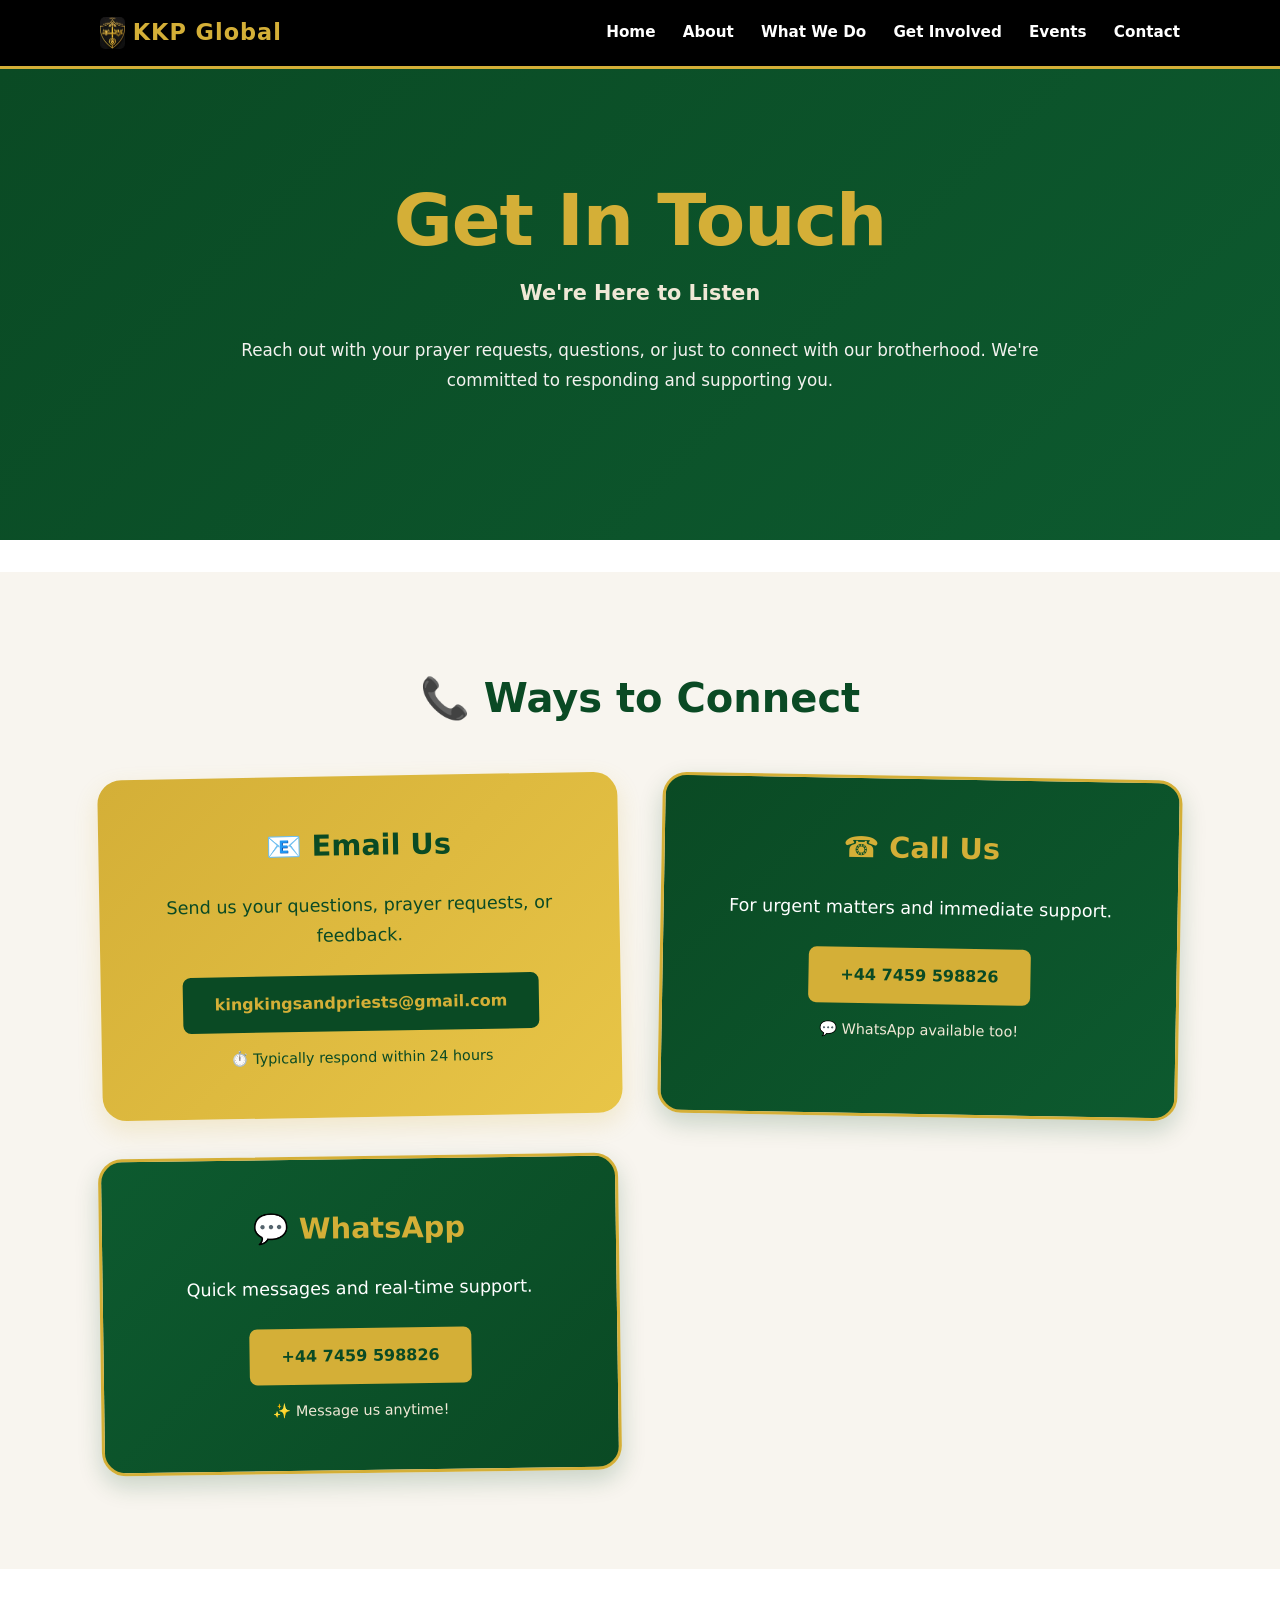
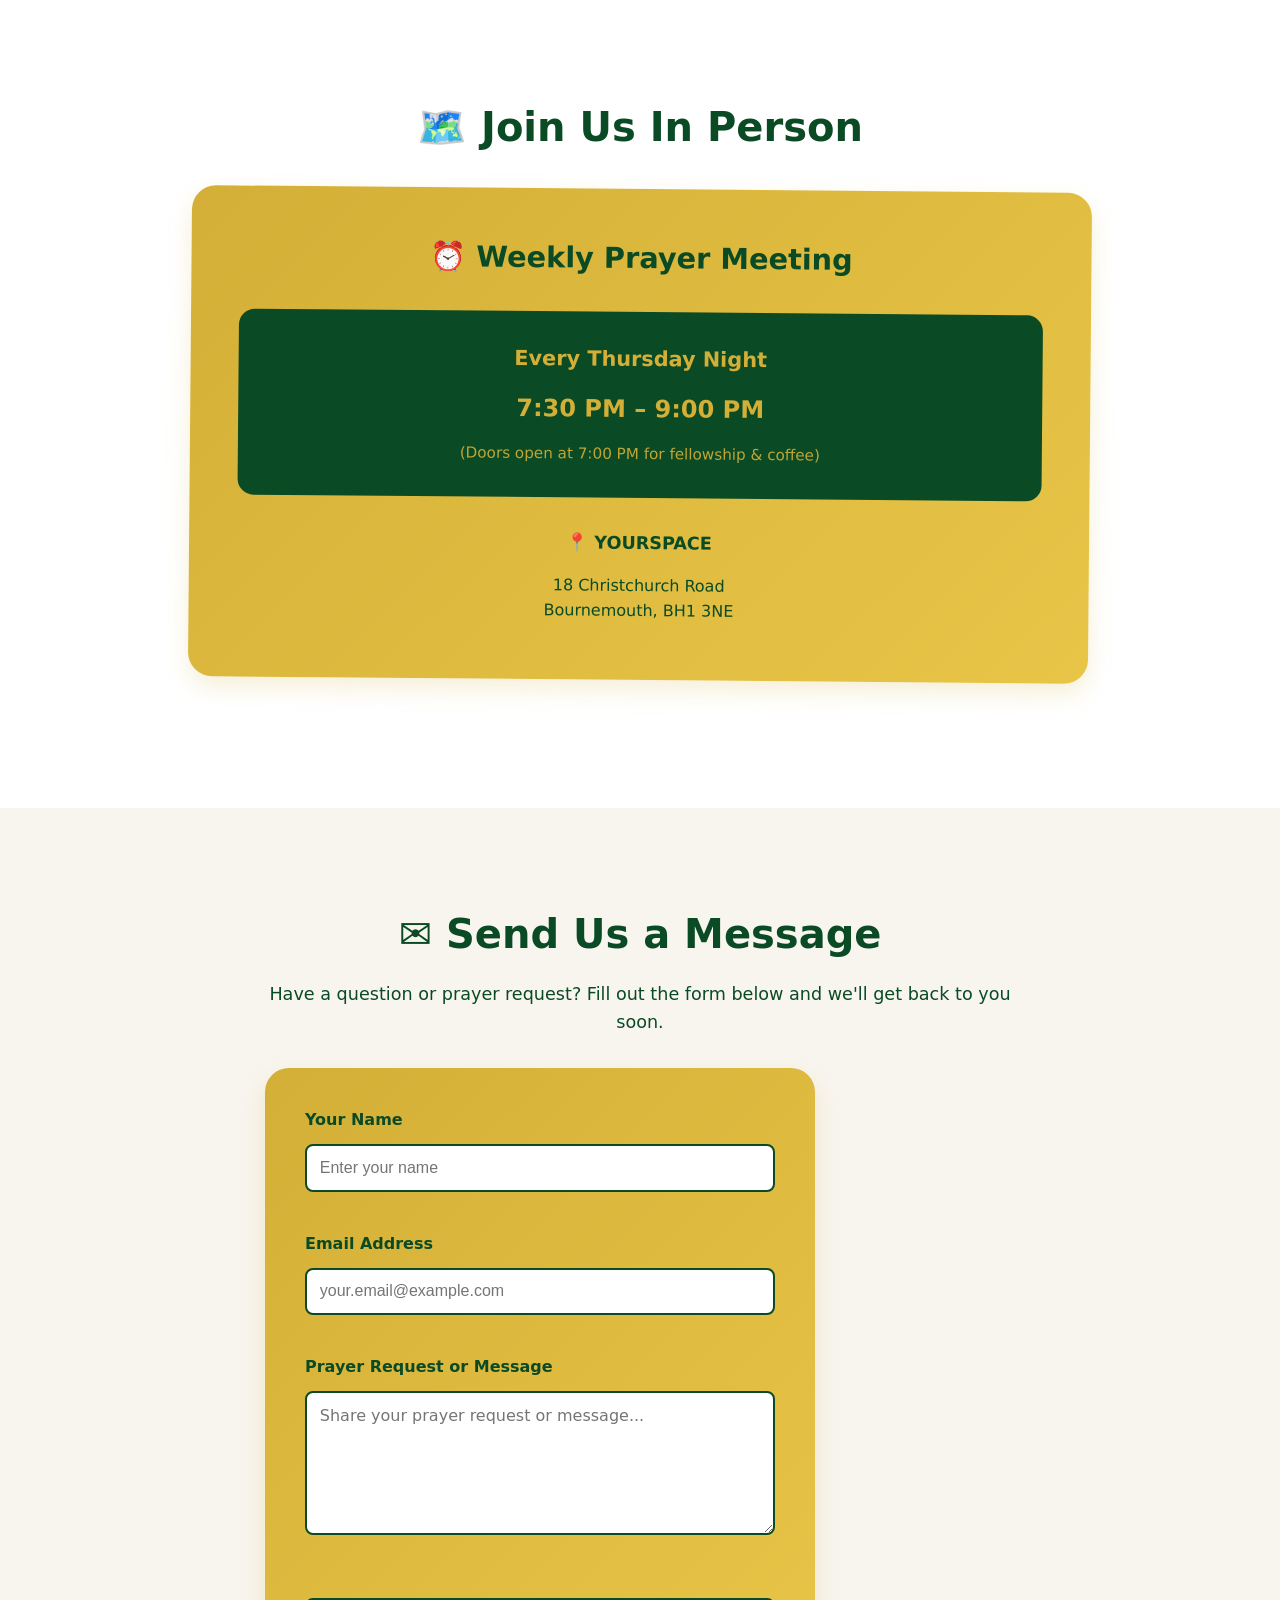
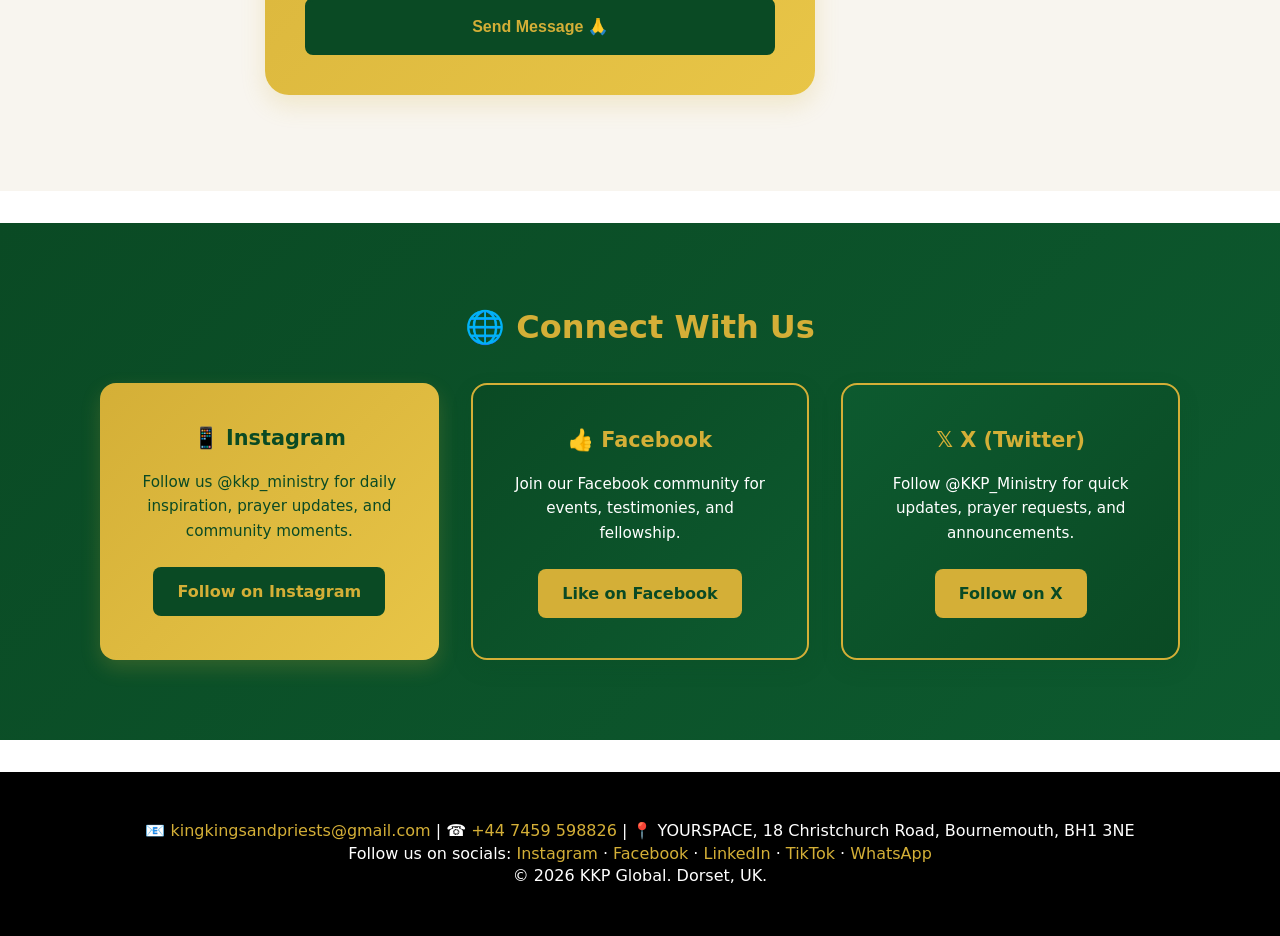
<file: contact.html>
<!doctype html>
<html lang="en">
<head>
  <meta charset="UTF-8" />
  <meta name="viewport" content="width=device-width, initial-scale=1.0" />
  <title>KKP Global | Contact</title>
  <link rel="preconnect" href="https://fonts.googleapis.com">
  <link rel="preconnect" href="https://fonts.gstatic.com" crossorigin>
  <link href="https://fonts.googleapis.com/css2?family=Inter:wght@300;400;500;600;700&display=swap" rel="stylesheet">
  <link rel="stylesheet" href="style.css" />
</head>
<body>
  <header class="site-header">
    <div class="container">
      <a class="brand" href="index.html"><img src="images/logo updated.jpg" alt="KKP Global logo" style="height:32px;"> KKP Global</a>
      <button id="navToggle" class="nav-toggle" aria-label="Toggle menu">☰</button>
      <nav class="main-nav">
        <a href="index.html">Home</a>
        <a href="about.html">About</a>
        <a href="what-we-do.html">What We Do</a>
        <a href="get-involved.html">Get Involved</a>
        <a href="events.html">Events</a>
        <a href="contact.html">Contact</a>
      </nav>
    </div>
  </header>

  <!-- HERO SECTION -->
  <section class="section-hero">
    <div class="container">
      <h1 class="hero-title">Get In Touch</h1>
      <p class="hero-subtitle">We're Here to Listen</p>
      <p class="hero-desc">Reach out with your prayer requests, questions, or just to connect with our brotherhood. We're committed to responding and supporting you.</p>
    </div>
  </section>

  <main>
    <!-- CONTACT METHODS SECTION -->
    <section style="background:#f8f5ef;padding:4rem 0;">
      <div class="container">
        <h2 style="text-align:center;font-size:2.5rem;color:#0a4a24;font-weight:900;margin-bottom:3rem;">📞 Ways to Connect</h2>
        <div style="display:grid;grid-template-columns:repeat(auto-fit,minmax(350px,1fr));gap:2.5rem;max-width:1200px;margin:0 auto;">
          <div style="background:linear-gradient(135deg,#d4af37,#e8c547);padding:3rem;border-radius:1.5rem;box-shadow:0 10px 25px rgba(212,175,55,0.2);text-align:center;transform:rotate(-1deg);">
            <h3 style="font-size:1.8rem;color:#0a4a24;margin:0 0 1.5rem 0;font-weight:900;">📧 Email Us</h3>
            <p style="color:#0a4a24;margin:0 0 1.5rem 0;font-size:1.1rem;line-height:1.7;">Send us your questions, prayer requests, or feedback.</p>
            <a href="mailto:kingkingsandpriests@gmail.com" style="background:#0a4a24;color:#d4af37;padding:1rem 2rem;border-radius:0.5rem;text-decoration:none;font-weight:700;display:inline-block;">kingkingsandpriests@gmail.com</a>
            <p style="color:#0a4a24;margin-top:1rem;font-size:0.9rem;">⏱️ Typically respond within 24 hours</p>
          </div>
          <div style="background:linear-gradient(135deg,#0a4a24,#0d5a2f);padding:3rem;border-radius:1.5rem;box-shadow:0 10px 25px rgba(10,74,36,0.2);text-align:center;border:3px solid #d4af37;transform:rotate(1deg);">
            <h3 style="font-size:1.8rem;color:#d4af37;margin:0 0 1.5rem 0;font-weight:900;">☎️ Call Us</h3>
            <p style="color:white;margin:0 0 1.5rem 0;font-size:1.1rem;line-height:1.7;">For urgent matters and immediate support.</p>
            <a href="tel:+447459598826" style="background:#d4af37;color:#0a4a24;padding:1rem 2rem;border-radius:0.5rem;text-decoration:none;font-weight:700;display:inline-block;">+44 7459 598826</a>
            <p style="color:#f0e8d6;margin-top:1rem;font-size:0.9rem;">💬 WhatsApp available too!</p>
          </div>
          <div style="background:linear-gradient(135deg,#0d5a2f,#0a4a24);padding:3rem;border-radius:1.5rem;box-shadow:0 10px 25px rgba(10,74,36,0.2);text-align:center;border:3px solid #d4af37;transform:rotate(-0.8deg);">
            <h3 style="font-size:1.8rem;color:#d4af37;margin:0 0 1.5rem 0;font-weight:900;">💬 WhatsApp</h3>
            <p style="color:white;margin:0 0 1.5rem 0;font-size:1.1rem;line-height:1.7;">Quick messages and real-time support.</p>
            <a href="https://wa.me/447459598826" target="_blank" rel="noopener" style="background:#d4af37;color:#0a4a24;padding:1rem 2rem;border-radius:0.5rem;text-decoration:none;font-weight:700;display:inline-block;">+44 7459 598826</a>
            <p style="color:#f0e8d6;margin-top:1rem;font-size:0.9rem;">✨ Message us anytime!</p>
          </div>
        </div>
      </div>
    </section>

    <!-- MEETING DETAILS SECTION -->
    <section style="background:#fff;padding:4rem 0;">
      <div class="container">
        <div style="max-width:900px;margin:0 auto;text-align:center;">
          <h2 style="font-size:2.5rem;color:#0a4a24;font-weight:900;margin-bottom:2rem;">🗺️ Join Us In Person</h2>
          <div style="background:linear-gradient(135deg,#d4af37,#e8c547);padding:3rem;border-radius:1.5rem;box-shadow:0 10px 25px rgba(212,175,55,0.2);transform:rotate(0.5deg);">
            <h3 style="font-size:1.8rem;color:#0a4a24;margin:0 0 2rem 0;font-weight:900;">⏰ Weekly Prayer Meeting</h3>
            <div style="background:#0a4a24;color:#d4af37;padding:1.5rem;border-radius:1rem;margin-bottom:2rem;">
              <p style="font-size:1.3rem;font-weight:900;margin:0.5rem 0;">Every Thursday Night</p>
              <p style="font-size:1.5rem;font-weight:900;margin:1rem 0;">7:30 PM – 9:00 PM</p>
              <p style="font-size:0.95rem;margin:0.5rem 0;opacity:0.9;">(Doors open at 7:00 PM for fellowship & coffee)</p>
            </div>
            <div>
              <p style="font-size:1.1rem;color:#0a4a24;font-weight:700;margin:0 0 1rem 0;">📍 YOURSPACE</p>
              <p style="color:#0a4a24;font-size:1rem;margin:0.5rem 0;line-height:1.6;">18 Christchurch Road<br>Bournemouth, BH1 3NE</p>
            </div>
          </div>
        </div>
      </div>
    </section>

    <!-- MESSAGE FORM SECTION -->
    <section style="background:#f8f5ef;padding:4rem 0;">
      <div class="container">
        <div style="max-width:750px;margin:0 auto;">
          <h2 style="text-align:center;font-size:2.5rem;color:#0a4a24;font-weight:900;margin-bottom:1rem;">✉️ Send Us a Message</h2>
          <p style="text-align:center;color:#0a4a24;margin-bottom:2rem;font-size:1.1rem;line-height:1.6;">Have a question or prayer request? Fill out the form below and we'll get back to you soon.</p>
          
          <form action="#" method="post" class="contact-form" style="background:linear-gradient(135deg,#d4af37,#e8c547);padding:2.5rem;border-radius:1.5rem;box-shadow:0 10px 25px rgba(212,175,55,0.2);">
            <label style="display:block;margin-bottom:1.5rem;">
              <span style="font-weight:700;display:block;margin-bottom:0.5rem;color:#0a4a24;font-size:1rem;">Your Name</span>
              <input type="text" name="name" placeholder="Enter your name" required style="width:100%;padding:0.8rem;border:2px solid #0a4a24;border-radius:0.5rem;font-size:1rem;background:#fff;">
            </label>
            <label style="display:block;margin-bottom:1.5rem;">
              <span style="font-weight:700;display:block;margin-bottom:0.5rem;color:#0a4a24;font-size:1rem;">Email Address</span>
              <input type="email" name="email" placeholder="your.email@example.com" required style="width:100%;padding:0.8rem;border:2px solid #0a4a24;border-radius:0.5rem;font-size:1rem;background:#fff;">
            </label>
            <label style="display:block;margin-bottom:1.5rem;">
              <span style="font-weight:700;display:block;margin-bottom:0.5rem;color:#0a4a24;font-size:1rem;">Prayer Request or Message</span>
              <textarea name="message" rows="6" placeholder="Share your prayer request or message..." required style="width:100%;padding:0.8rem;border:2px solid #0a4a24;border-radius:0.5rem;font-size:1rem;font-family:inherit;background:#fff;"></textarea>
            </label>
            <button type="submit" class="button" style="margin-top:1rem;width:100%;padding:1rem;font-size:1rem;font-weight:700;background:#0a4a24;color:#d4af37;border:3px solid #0a4a24;border-radius:0.5rem;cursor:pointer;transition:transform 0.3s;" onmouseover="this.style.transform='scale(1.02)';" onmouseout="this.style.transform='scale(1)'">Send Message 🙏</button>
          </form>
        </div>
      </div>
    </section>

  </main>

  <!-- SOCIAL SECTION FOOTER -->
  <section style="background:linear-gradient(135deg,#0a4a24,#0d5a2f);padding:3rem 0;">
    <div class="container">
      <h2 style="text-align:center;font-size:2rem;color:#d4af37;font-weight:900;margin-bottom:2rem;">🌐 Connect With Us</h2>
      <div style="display:grid;grid-template-columns:repeat(auto-fit,minmax(280px,1fr));gap:2rem;max-width:1200px;margin:0 auto;">
        <div style="background:linear-gradient(135deg,#d4af37,#e8c547);padding:2.5rem;border-radius:1rem;box-shadow:0 8px 20px rgba(212,175,55,0.2);text-align:center;">
          <h3 style="font-size:1.3rem;color:#0a4a24;margin:0 0 1rem 0;">📱 Instagram</h3>
          <p style="color:#0a4a24;margin:0 0 1.5rem 0;font-size:0.95rem;line-height:1.6;">Follow us @kkp_ministry for daily inspiration, prayer updates, and community moments.</p>
          <a href="https://www.instagram.com/kkpglobal.uk?igsh=dHVoM2MzcHpvZmkw&utm_source=qr" target="_blank" rel="noopener" style="background:#0a4a24;color:#d4af37;padding:0.8rem 1.5rem;border-radius:0.5rem;text-decoration:none;font-weight:700;display:inline-block;transition:transform 0.3s,box-shadow 0.3s;" onmouseover="this.style.transform='scale(1.05)';this.style.boxShadow='0 5px 15px rgba(0,0,0,0.2)'" onmouseout="this.style.transform='scale(1)';this.style.boxShadow='none'">Follow on Instagram</a>
        </div>
        <div style="background:linear-gradient(135deg,#0a4a24,#0d5a2f);padding:2.5rem;border-radius:1rem;box-shadow:0 8px 20px rgba(10,74,36,0.2);text-align:center;border:2px solid #d4af37;">
          <h3 style="font-size:1.3rem;color:#d4af37;margin:0 0 1rem 0;">👍 Facebook</h3>
          <p style="color:white;margin:0 0 1.5rem 0;font-size:0.95rem;line-height:1.6;">Join our Facebook community for events, testimonies, and fellowship.</p>
          <a href="https://www.facebook.com/share/1AiyfdDCg5/?mibextid=wwXIfr" target="_blank" rel="noopener" style="background:#d4af37;color:#0a4a24;padding:0.8rem 1.5rem;border-radius:0.5rem;text-decoration:none;font-weight:700;display:inline-block;transition:transform 0.3s,box-shadow 0.3s;" onmouseover="this.style.transform='scale(1.05)';this.style.boxShadow='0 5px 15px rgba(0,0,0,0.2)'" onmouseout="this.style.transform='scale(1)';this.style.boxShadow='none'">Like on Facebook</a>
        </div>
        <div style="background:linear-gradient(135deg,#0d5a2f,#0a4a24);padding:2.5rem;border-radius:1rem;box-shadow:0 8px 20px rgba(10,74,36,0.2);text-align:center;border:2px solid #d4af37;">
          <h3 style="font-size:1.3rem;color:#d4af37;margin:0 0 1rem 0;">𝕏 X (Twitter)</h3>
          <p style="color:white;margin:0 0 1.5rem 0;font-size:0.95rem;line-height:1.6;">Follow @KKP_Ministry for quick updates, prayer requests, and announcements.</p>
          <a href="https://twitter.com/KKP_Ministry" target="_blank" rel="noopener" style="background:#d4af37;color:#0a4a24;padding:0.8rem 1.5rem;border-radius:0.5rem;text-decoration:none;font-weight:700;display:inline-block;transition:transform 0.3s,box-shadow 0.3s;" onmouseover="this.style.transform='scale(1.05)';this.style.boxShadow='0 5px 15px rgba(0,0,0,0.2)'" onmouseout="this.style.transform='scale(1)';this.style.boxShadow='none'">Follow on X</a>
        </div>
      </div>
    </div>
  </section>

  <footer class="site-footer">
    <div class="container">
      <p>📧 <a href="mailto:kingkingsandpriests@gmail.com" class="footer-link">kingkingsandpriests@gmail.com</a> | ☎️ <a href="tel:+447459598826" class="footer-link">+44 7459 598826</a> | 📍 YOURSPACE, 18 Christchurch Road, Bournemouth, BH1 3NE</p>
      <p>Follow us on socials: <a href="https://www.instagram.com/kkpglobal.uk?igsh=dHVoM2MzcHpvZmkw&utm_source=qr" target="_blank" rel="noopener" rel="noopener" class="footer-link">Instagram</a> · <a href="https://www.facebook.com/share/1AiyfdDCg5/?mibextid=wwXIfr" target="_blank" rel="noopener" rel="noopener" class="footer-link">Facebook</a> · <a href="https://www.linkedin.com/company/kkpglobal" target="_blank" rel="noopener" rel="noopener" class="footer-link">LinkedIn</a> · <a href="https://www.tiktok.com/.kings.and.pr@kkp_ministry" target="_blank" rel="noopener" rel="noopener" class="footer-link">TikTok</a> · <a href="https://wa.me/447459598826" target="_blank" rel="noopener" rel="noopener" class="footer-link">WhatsApp</a></p>
      <p>&copy; 2026 KKP Global. Dorset, UK.</p>
    </div>
  </footer>
  <script src="script.js"></script>
</body>
</html>
</file>
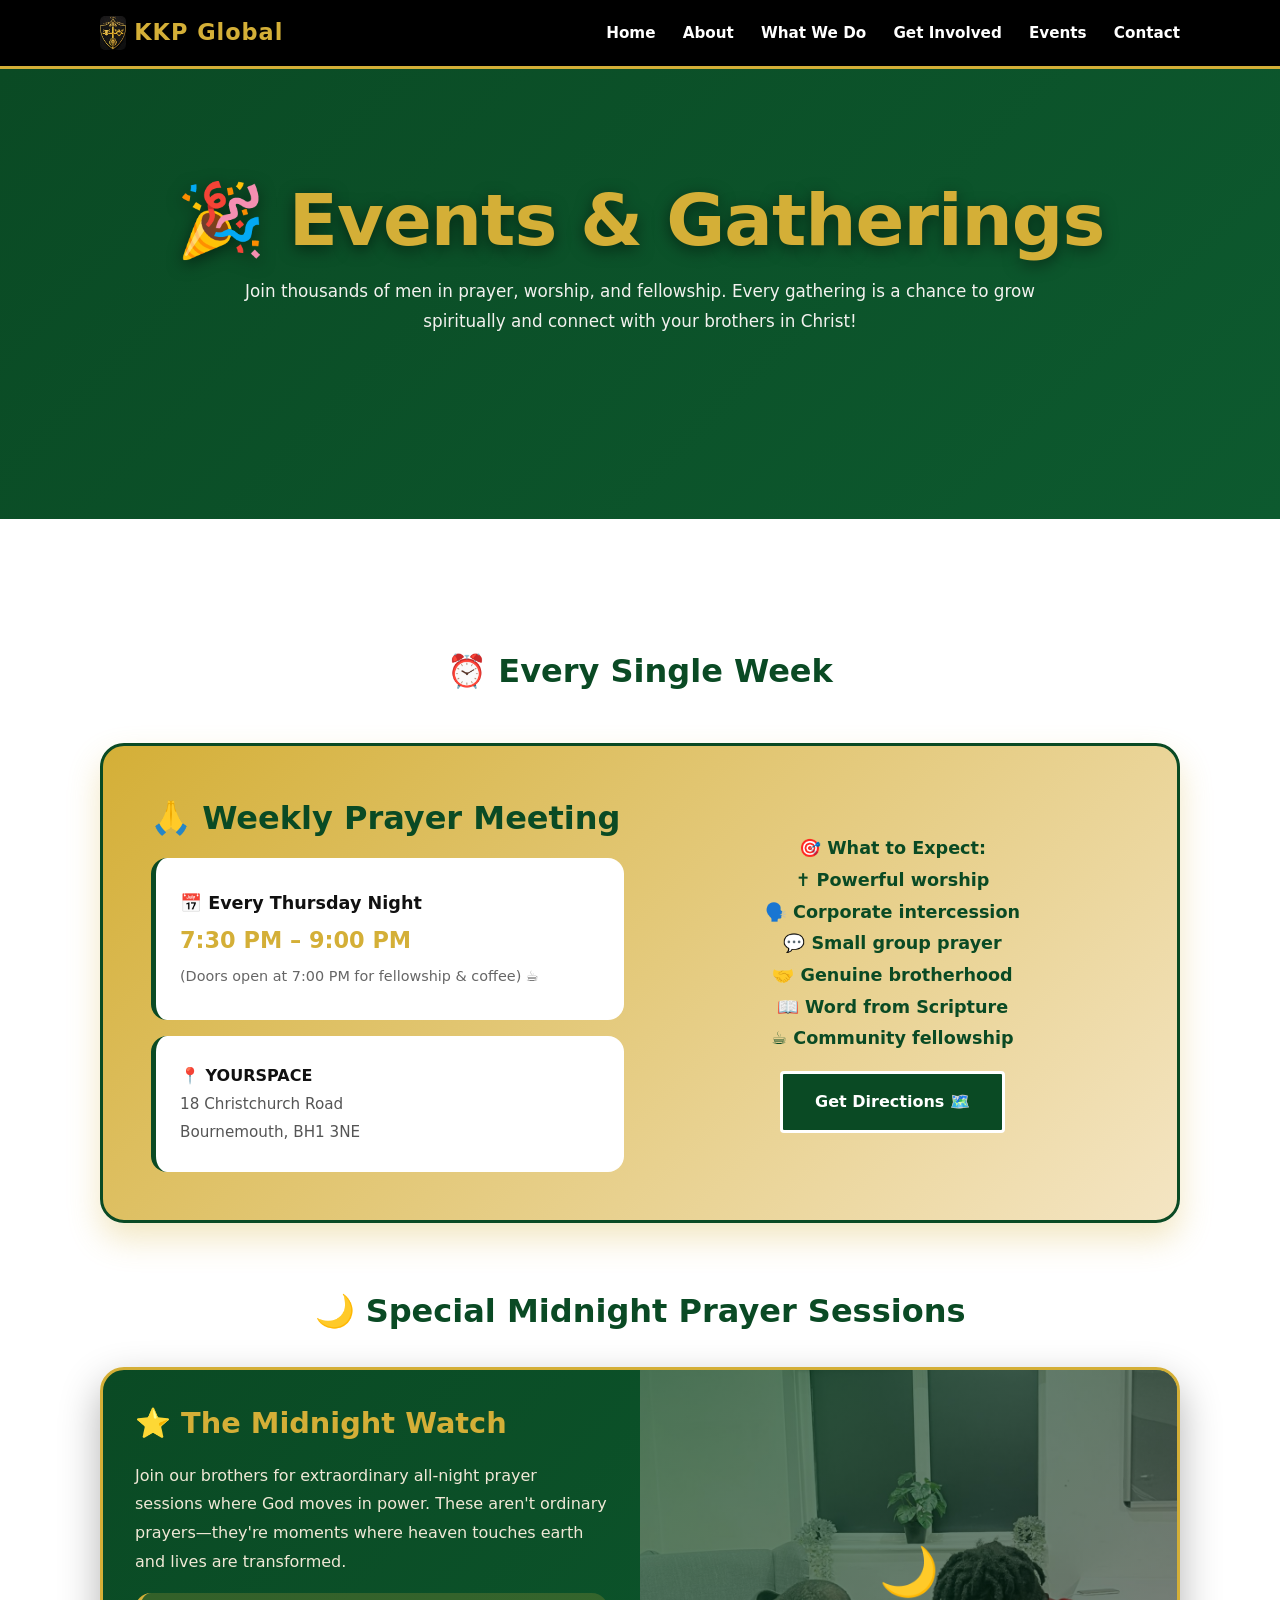
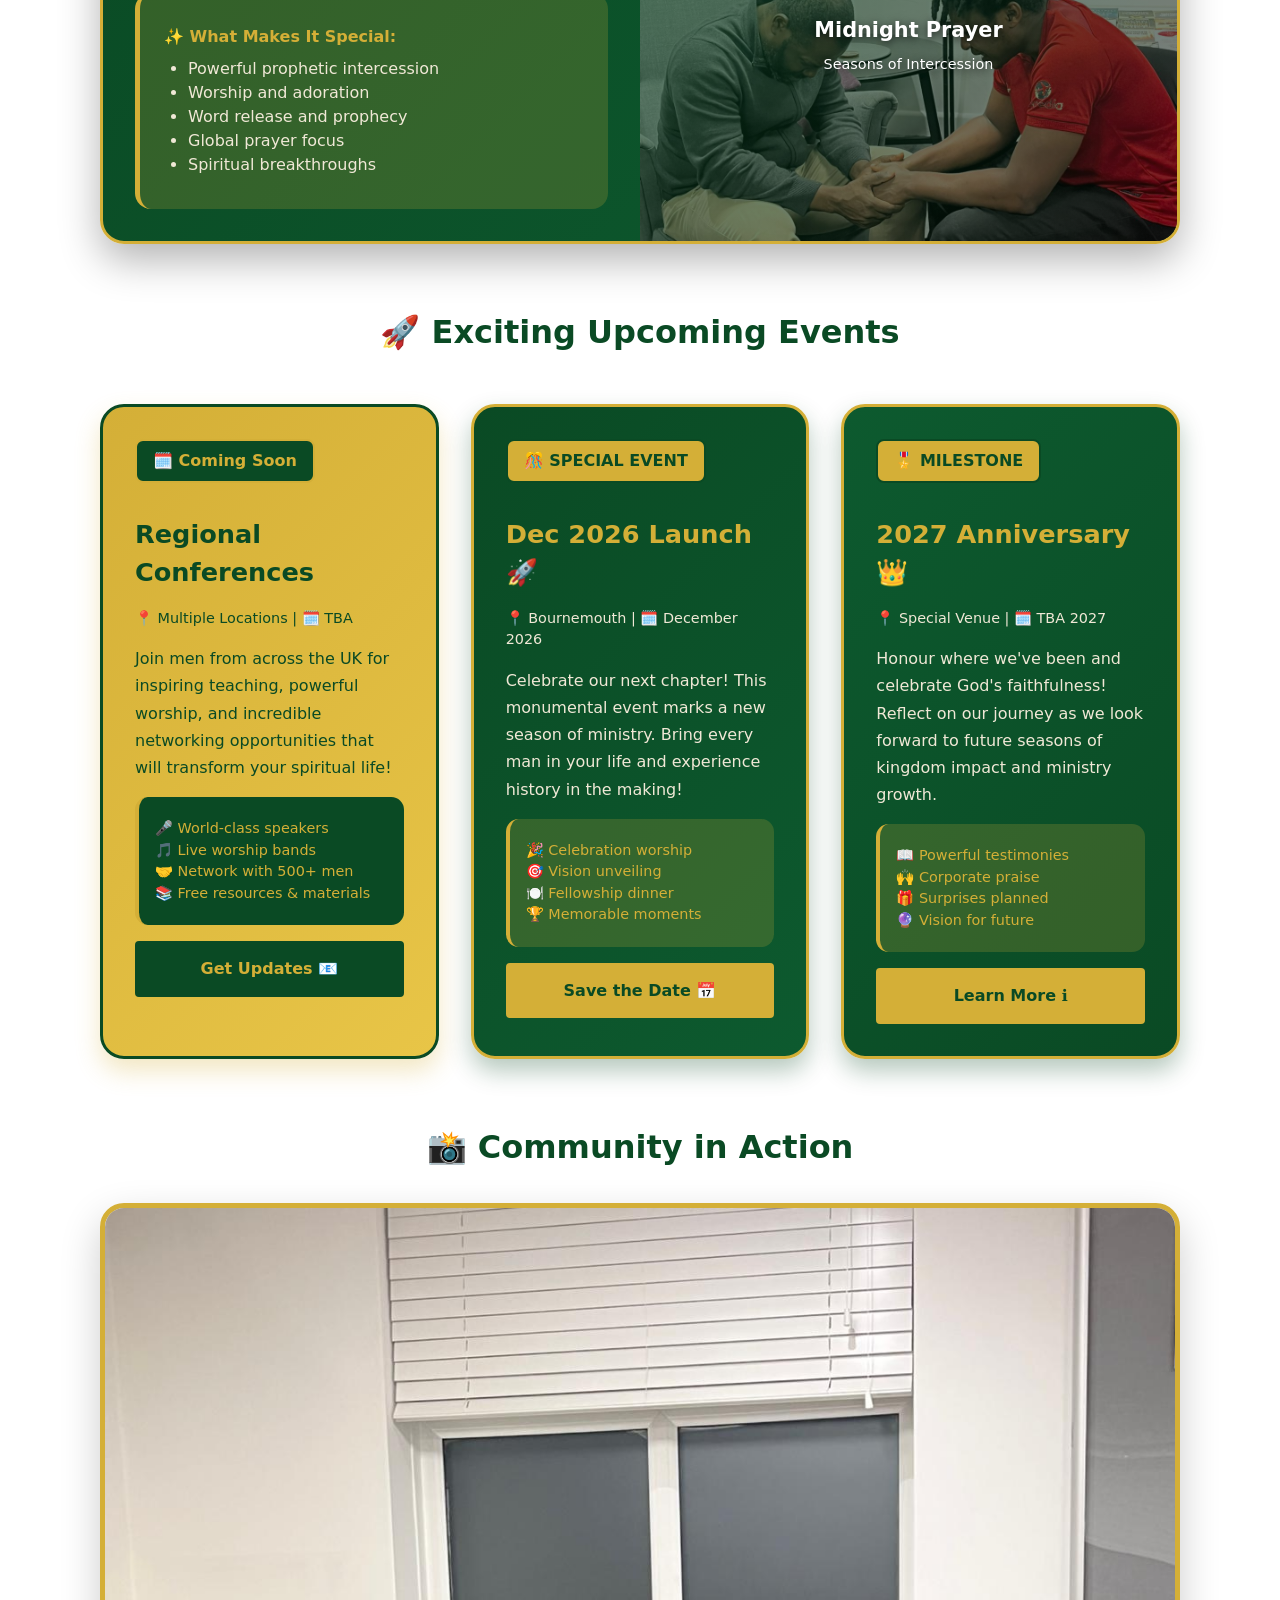
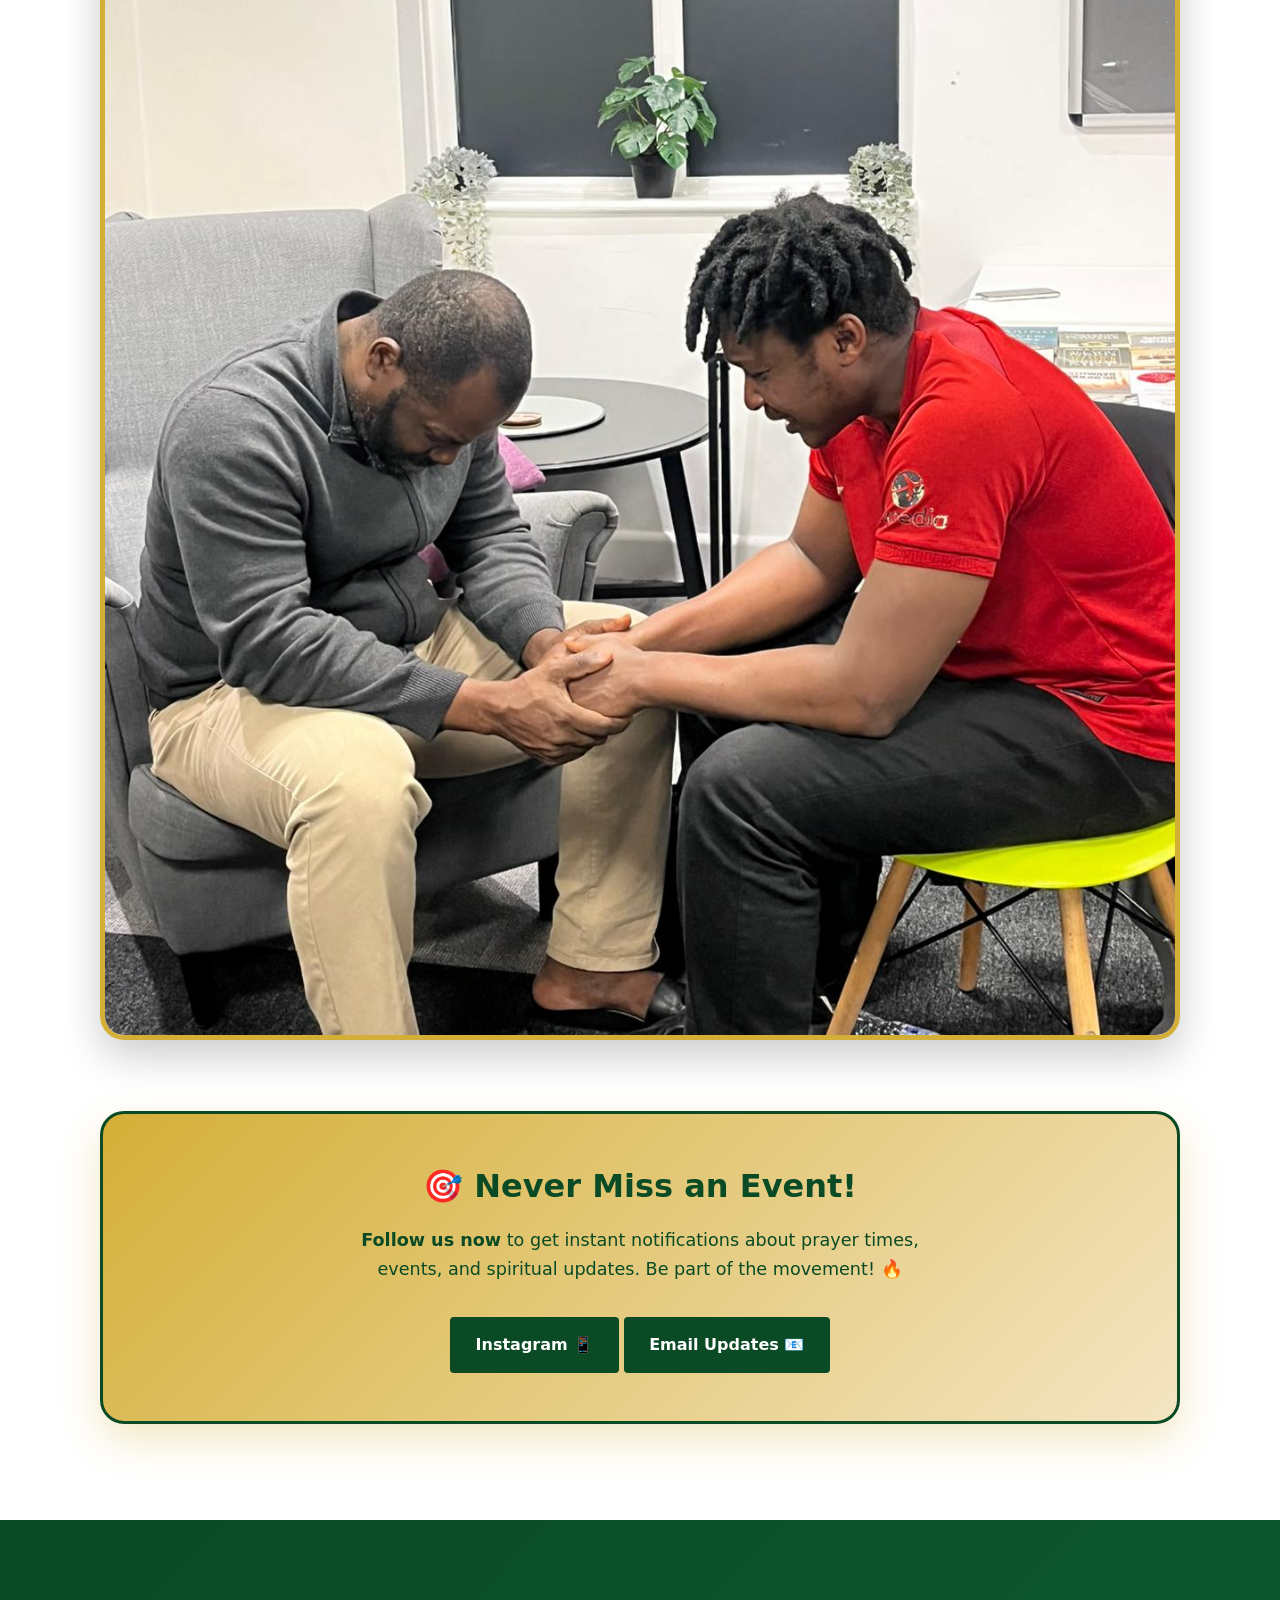
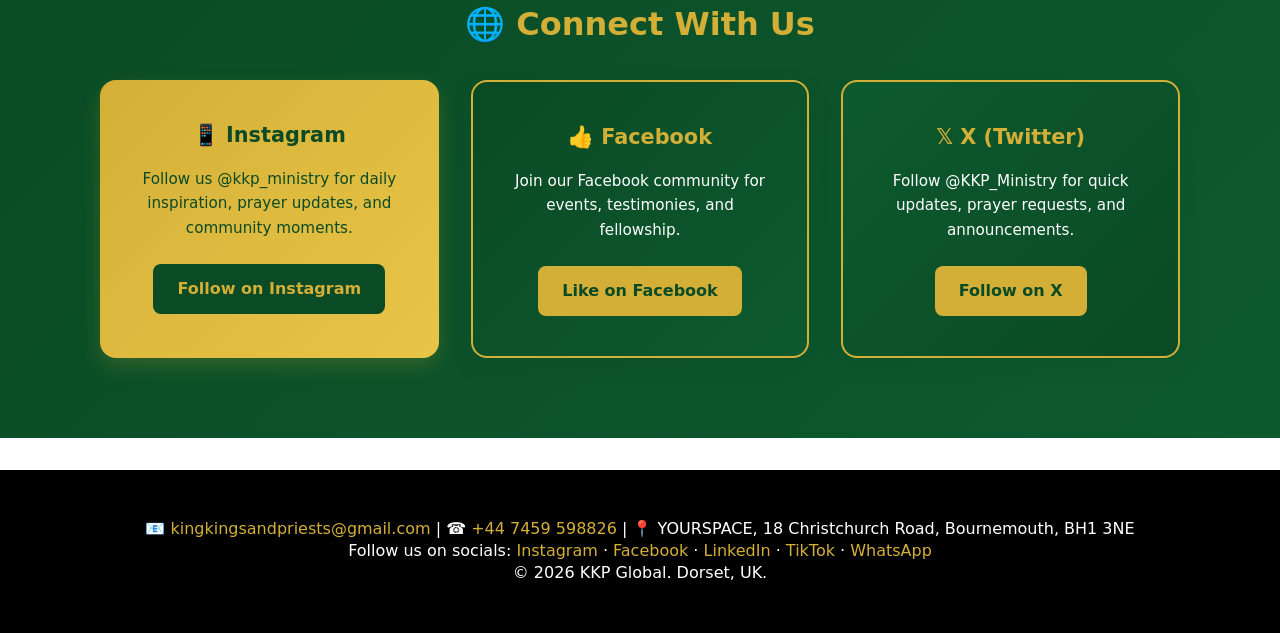
<file: events.html>
<!doctype html>
<html lang="en">
<head>
  <meta charset="UTF-8" />
  <meta name="viewport" content="width=device-width, initial-scale=1.0" />
  <title>KKP Global | Events</title>
  <link rel="preconnect" href="https://fonts.googleapis.com">
  <link rel="preconnect" href="https://fonts.gstatic.com" crossorigin>
  <link href="https://fonts.googleapis.com/css2?family=Inter:wght@300;400;500;600;700&display=swap" rel="stylesheet">
  <link rel="stylesheet" href="style.css" />
</head>
<body>
  <header class="site-header">
    <div class="container">
      <a class="brand" href="index.html"><img src="images/logo updated.jpg" alt="KKP Global logo" />KKP Global</a>
      <button id="navToggle" class="nav-toggle" aria-label="Toggle menu">☰</button>
      <nav class="main-nav">
        <a href="index.html">Home</a>
        <a href="about.html">About</a>
        <a href="what-we-do.html">What We Do</a>
        <a href="get-involved.html">Get Involved</a>
        <a href="events.html">Events</a>
        <a href="contact.html">Contact</a>
      </nav>
    </div>
  </header>

  <section class="section-hero section-events">
    <div class="container">
      <h1 class="hero-title">🎉 Events & Gatherings</h1>
      <p class="hero-desc">Join thousands of men in prayer, worship, and fellowship. Every gathering is a chance to grow spiritually and connect with your brothers in Christ!</p>
    </div>
  </section>

  <main class="container">
    <!-- Recurring Event - WEEKLY PRAYERS -->
    <section style="margin:4rem 0;">
      <h2 style="text-align:center;font-size:2rem;margin-bottom:3rem;color:#0a4a24;font-weight:900;">⏰ Every Single Week</h2>
      <div style="background:linear-gradient(135deg,#d4af37,#f4e5c3);border-radius:1.5rem;padding:3rem;border:3px solid #0a4a24;box-shadow:0 16px 32px rgba(212,175,55,0.3);">
        <div style="display:grid;grid-template-columns:1fr 1fr;gap:2rem;align-items:center;">
          <div>
            <h3 style="color:#0a4a24;font-size:2rem;margin:0 0 1rem 0;font-weight:900;">🙏 Weekly Prayer Meeting</h3>
            <div style="background:#fff;padding:1.5rem;border-radius:1rem;border-left:5px solid #0a4a24;margin-bottom:1rem;">
              <p style="margin:0.5rem 0;font-size:1.1rem;font-weight:600;color:#111;"><strong>📅 Every Thursday Night</strong></p>
              <p style="margin:0.5rem 0;font-size:1.4rem;font-weight:900;color:#d4af37;">7:30 PM – 9:00 PM</p>
              <p style="margin:0.5rem 0;font-size:0.9rem;color:#666;">(Doors open at 7:00 PM for fellowship & coffee) ☕</p>
            </div>
            <div style="background:#fff;padding:1.5rem;border-radius:1rem;border-left:5px solid #0a4a24;">
              <p style="margin:0.3rem 0;font-weight:600;color:#111;">📍 <strong>YOURSPACE</strong></p>
              <p style="margin:0.3rem 0;color:#555;font-size:0.95rem;">18 Christchurch Road</p>
              <p style="margin:0.3rem 0;color:#555;font-size:0.95rem;">Bournemouth, BH1 3NE</p>
            </div>
          </div>
          <div style="text-align:center;">
            <p style="font-size:1.1rem;font-weight:600;color:#0a4a24;margin-bottom:1rem;line-height:1.8;">
              🎯 <strong>What to Expect:</strong><br>
              ✝️ Powerful worship<br>
              🗣️ Corporate intercession<br>
              💬 Small group prayer<br>
              🤝 Genuine brotherhood<br>
              📖 Word from Scripture<br>
              ☕ Community fellowship
            </p>
            <a href="contact.html" class="button" style="display:inline-block;background:#0a4a24;color:#fff;border:3px solid #fff;font-weight:700;font-size:1rem;padding:1rem 2rem;">Get Directions 🗺️</a>
          </div>
        </div>
      </div>
    </section>

    <!-- MIDNIGHT PRAYERS Section -->
    <section style="margin:4rem 0;">
      <h2 style="text-align:center;font-size:2rem;margin-bottom:2rem;color:#0a4a24;font-weight:900;">🌙 Special Midnight Prayer Sessions</h2>
      <div style="background:linear-gradient(135deg,#0a4a24,#0d5a2f);border-radius:1.5rem;border:3px solid #d4af37;overflow:hidden;box-shadow:0 16px 40px rgba(0,0,0,0.3);">
        <div style="display:grid;grid-template-columns:1fr 1fr;gap:0;align-items:stretch;">
          <div style="padding:2rem;">
            <h3 style="color:#d4af37;font-size:1.8rem;margin:0 0 1rem 0;font-weight:900;">⭐ The Midnight Watch</h3>
            <p style="color:#f0e8d6;font-size:1rem;line-height:1.8;margin:1rem 0;">
              Join our brothers for extraordinary all-night prayer sessions where God moves in power. These aren't ordinary prayers—they're moments where heaven touches earth and lives are transformed.
            </p>
            <div style="background:rgba(212,175,55,0.2);padding:1.5rem;border-radius:1rem;border-left:5px solid #d4af37;">
              <p style="color:#d4af37;font-weight:700;margin:0.5rem 0;">✨ <strong>What Makes It Special:</strong></p>
              <ul style="color:#f0e8d6;margin:0.5rem 0;padding-left:1.5rem;">
                <li>Powerful prophetic intercession</li>
                <li>Worship and adoration</li>
                <li>Word release and prophecy</li>
                <li>Global prayer focus</li>
                <li>Spiritual breakthroughs</li>
              </ul>
            </div>
          </div>
          <div style="background-image:url('images/PHOTO-2025-10-20-21-19-33.jpg');background-size:cover;background-position:center;min-height:350px;position:relative;overflow:hidden;">
            <div style="position:absolute;inset:0;background:linear-gradient(135deg,rgba(10,74,36,0.7),rgba(0,0,0,0.5));display:flex;align-items:center;justify-content:center;">
              <div style="text-align:center;color:#fff;">
                <p style="font-size:3rem;margin:0;">🌙</p>
                <p style="font-size:1.3rem;font-weight:900;margin:0.5rem 0;text-shadow:0 2px 8px rgba(0,0,0,0.7);">Midnight Prayer</p>
                <p style="font-size:0.9rem;margin:0;text-shadow:0 2px 8px rgba(0,0,0,0.7);">Seasons of Intercession</p>
              </div>
            </div>
          </div>
        </div>
      </div>
    </section>

    <!-- Upcoming Events - Grid -->
    <section style="margin:4rem 0;">
      <h2 style="text-align:center;font-size:2rem;margin-bottom:3rem;color:#0a4a24;font-weight:900;">🚀 Exciting Upcoming Events</h2>
      
      <div style="display:grid;grid-template-columns:repeat(auto-fit,minmax(320px,1fr));gap:2rem;">
        <!-- Regional Conferences -->
        <div style="background:linear-gradient(135deg,#d4af37,#e8c547);border-radius:1.5rem;padding:2rem;border:3px solid #0a4a24;box-shadow:0 12px 24px rgba(212,175,55,0.3);transition:transform 0.3s,box-shadow 0.3s;">
          <div style="background:#0a4a24;display:inline-block;padding:0.5rem 1rem;border-radius:0.5rem;margin-bottom:1rem;font-weight:700;color:#d4af37;border:2px solid #d4af37;">
            🗓️ Coming Soon
          </div>
          <h3 style="color:#0a4a24;font-size:1.6rem;margin:1rem 0;font-weight:900;">Regional Conferences</h3>
          <p style="color:#0a4a24;font-size:0.9rem;margin-bottom:1rem;">📍 Multiple Locations | 🗓️ TBA</p>
          <p style="color:#0a4a24;line-height:1.7;margin-bottom:1rem;">
            Join men from across the UK for inspiring teaching, powerful worship, and incredible networking opportunities that will transform your spiritual life!
          </p>
          <div style="background:#0a4a24;padding:1rem;border-radius:0.8rem;border-left:4px solid #d4af37;margin-bottom:1rem;">
            <p style="color:#d4af37;margin:0.3rem 0;font-size:0.9rem;">
              🎤 World-class speakers<br>
              🎵 Live worship bands<br>
              🤝 Network with 500+ men<br>
              📚 Free resources & materials
            </p>
          </div>
          <a href="contact.html" class="button" style="display:inline-block;background:#0a4a24;color:#d4af37;border:3px solid #0a4a24;font-weight:700;width:100%;text-align:center;">Get Updates 📧</a>
        </div>

        <!-- December 2026 Launch -->
        <div style="background:linear-gradient(135deg,#0a4a24,#0d5a2f);border-radius:1.5rem;padding:2rem;border:3px solid #d4af37;box-shadow:0 12px 24px rgba(10,74,36,0.3);transition:transform 0.3s,box-shadow 0.3s;">
          <div style="background:#d4af37;display:inline-block;padding:0.5rem 1rem;border-radius:0.5rem;margin-bottom:1rem;font-weight:700;color:#0a4a24;border:2px solid #0a4a24;">
            🎊 SPECIAL EVENT
          </div>
          <h3 style="color:#d4af37;font-size:1.6rem;margin:1rem 0;font-weight:900;">Dec 2026 Launch 🚀</h3>
          <p style="color:#f0e8d6;font-size:0.9rem;margin-bottom:1rem;">📍 Bournemouth | 🗓️ December 2026</p>
          <p style="color:#f0e8d6;line-height:1.7;margin-bottom:1rem;">
            Celebrate our next chapter! This monumental event marks a new season of ministry. Bring every man in your life and experience history in the making!
          </p>
          <div style="background:rgba(212,175,55,0.2);padding:1rem;border-radius:0.8rem;border-left:4px solid #d4af37;margin-bottom:1rem;">
            <p style="color:#d4af37;margin:0.3rem 0;font-size:0.9rem;">
              🎉 Celebration worship<br>
              🎯 Vision unveiling<br>
              🍽️ Fellowship dinner<br>
              🏆 Memorable moments
            </p>
          </div>
          <a href="contact.html" class="button" style="display:inline-block;background:#d4af37;color:#0a4a24;border:3px solid #d4af37;font-weight:700;width:100%;text-align:center;">Save the Date 📅</a>
        </div>

        <!-- 2027 Anniversary -->
        <div style="background:linear-gradient(135deg,#0d5a2f,#0a4a24);border-radius:1.5rem;padding:2rem;border:3px solid #d4af37;box-shadow:0 12px 24px rgba(10,74,36,0.3);transition:transform 0.3s,box-shadow 0.3s;">
          <div style="background:#d4af37;display:inline-block;padding:0.5rem 1rem;border-radius:0.5rem;margin-bottom:1rem;font-weight:700;color:#0a4a24;border:2px solid #0a4a24;">
            🎖️ MILESTONE
          </div>
          <h3 style="color:#d4af37;font-size:1.6rem;margin:1rem 0;font-weight:900;">2027 Anniversary 👑</h3>
          <p style="color:#f0e8d6;font-size:0.9rem;margin-bottom:1rem;">📍 Special Venue | 🗓️ TBA 2027</p>
          <p style="color:#f0e8d6;line-height:1.7;margin-bottom:1rem;">
            Honour where we've been and celebrate God's faithfulness! Reflect on our journey as we look forward to future seasons of kingdom impact and ministry growth.
          </p>
          <div style="background:rgba(212,175,55,0.2);padding:1rem;border-radius:0.8rem;border-left:4px solid #d4af37;margin-bottom:1rem;">
            <p style="color:#d4af37;margin:0.3rem 0;font-size:0.9rem;">
              📖 Powerful testimonies<br>
              🙌 Corporate praise<br>
              🎁 Surprises planned<br>
              🔮 Vision for future
            </p>
          </div>
          <a href="contact.html" class="button" style="display:inline-block;background:#d4af37;color:#0a4a24;border:3px solid #d4af37;font-weight:700;width:100%;text-align:center;">Learn More ℹ️</a>
        </div>
      </div>
    </section>

    <!-- Main Event Image Gallery -->
    <section style="margin:4rem 0;">
      <h2 style="text-align:center;font-size:2rem;margin-bottom:2rem;color:#0a4a24;font-weight:900;">📸 Community in Action</h2>
      <img src="images/PHOTO-2025-10-20-21-19-33.jpg" alt="Men in worship at an event" style="max-width:100%;border-radius:1.5rem;border:5px solid #d4af37;box-shadow:0 16px 40px rgba(0,0,0,0.2);width:100%;height:auto;" />
    </section>

    <!-- Newsletter CTA with Fun Box -->
    <section style="background:linear-gradient(135deg,#d4af37,#f4e5c3);border-radius:1.5rem;padding:3rem;text-align:center;margin:4rem 0;border:3px solid #0a4a24;box-shadow:0 16px 40px rgba(212,175,55,0.3);">
      <h2 style="color:#0a4a24;margin-bottom:1rem;font-size:2rem;font-weight:900;">🎯 Never Miss an Event!</h2>
      <p style="color:#0a4a24;margin-bottom:2rem;font-size:1.1rem;line-height:1.7;max-width:600px;margin-left:auto;margin-right:auto;">
        <strong>Follow us now</strong> to get instant notifications about prayer times, events, and spiritual updates. Be part of the movement! 🔥
      </p>
      <div class="hero-actions">
        <a href="https://www.instagram.com/kkpglobal.uk?igsh=dHVoM2MzcHpvZmkw&utm_source=qr" target="_blank" rel="noopener" class="button" style="background:#0a4a24;color:#fff;border:3px solid #0a4a24;font-weight:700;">Instagram 📱</a>
        <a href="contact.html" class="button" style="background:#0a4a24;color:#fff;border:3px solid #0a4a24;font-weight:700;">Email Updates 📧</a>
      </div>
    </section>
  </main>

  <!-- SOCIAL SECTION FOOTER -->
  <section style="background:linear-gradient(135deg,#0a4a24,#0d5a2f);padding:3rem 0;">
    <div class="container">
      <h2 style="text-align:center;font-size:2rem;color:#d4af37;font-weight:900;margin-bottom:2rem;">🌐 Connect With Us</h2>
      <div style="display:grid;grid-template-columns:repeat(auto-fit,minmax(280px,1fr));gap:2rem;max-width:1200px;margin:0 auto;">
        <div style="background:linear-gradient(135deg,#d4af37,#e8c547);padding:2.5rem;border-radius:1rem;box-shadow:0 8px 20px rgba(212,175,55,0.2);text-align:center;">
          <h3 style="font-size:1.3rem;color:#0a4a24;margin:0 0 1rem 0;">📱 Instagram</h3>
          <p style="color:#0a4a24;margin:0 0 1.5rem 0;font-size:0.95rem;line-height:1.6;">Follow us @kkp_ministry for daily inspiration, prayer updates, and community moments.</p>
          <a href="https://www.instagram.com/kkpglobal.uk?igsh=dHVoM2MzcHpvZmkw&utm_source=qr" target="_blank" rel="noopener" style="background:#0a4a24;color:#d4af37;padding:0.8rem 1.5rem;border-radius:0.5rem;text-decoration:none;font-weight:700;display:inline-block;transition:transform 0.3s,box-shadow 0.3s;" onmouseover="this.style.transform='scale(1.05)';this.style.boxShadow='0 5px 15px rgba(0,0,0,0.2)'" onmouseout="this.style.transform='scale(1)';this.style.boxShadow='none'">Follow on Instagram</a>
        </div>
        <div style="background:linear-gradient(135deg,#0a4a24,#0d5a2f);padding:2.5rem;border-radius:1rem;box-shadow:0 8px 20px rgba(10,74,36,0.2);text-align:center;border:2px solid #d4af37;">
          <h3 style="font-size:1.3rem;color:#d4af37;margin:0 0 1rem 0;">👍 Facebook</h3>
          <p style="color:white;margin:0 0 1.5rem 0;font-size:0.95rem;line-height:1.6;">Join our Facebook community for events, testimonies, and fellowship.</p>
          <a href="https://www.facebook.com/share/1AiyfdDCg5/?mibextid=wwXIfr" target="_blank" rel="noopener" style="background:#d4af37;color:#0a4a24;padding:0.8rem 1.5rem;border-radius:0.5rem;text-decoration:none;font-weight:700;display:inline-block;transition:transform 0.3s,box-shadow 0.3s;" onmouseover="this.style.transform='scale(1.05)';this.style.boxShadow='0 5px 15px rgba(0,0,0,0.2)'" onmouseout="this.style.transform='scale(1)';this.style.boxShadow='none'">Like on Facebook</a>
        </div>
        <div style="background:linear-gradient(135deg,#0d5a2f,#0a4a24);padding:2.5rem;border-radius:1rem;box-shadow:0 8px 20px rgba(10,74,36,0.2);text-align:center;border:2px solid #d4af37;">
          <h3 style="font-size:1.3rem;color:#d4af37;margin:0 0 1rem 0;">𝕏 X (Twitter)</h3>
          <p style="color:white;margin:0 0 1.5rem 0;font-size:0.95rem;line-height:1.6;">Follow @KKP_Ministry for quick updates, prayer requests, and announcements.</p>
          <a href="https://twitter.com/KKP_Ministry" target="_blank" rel="noopener" style="background:#d4af37;color:#0a4a24;padding:0.8rem 1.5rem;border-radius:0.5rem;text-decoration:none;font-weight:700;display:inline-block;transition:transform 0.3s,box-shadow 0.3s;" onmouseover="this.style.transform='scale(1.05)';this.style.boxShadow='0 5px 15px rgba(0,0,0,0.2)'" onmouseout="this.style.transform='scale(1)';this.style.boxShadow='none'">Follow on X</a>
        </div>
      </div>
    </div>
  </section>

  <footer class="site-footer">
    <div class="container">
      <p>📧 <a href="mailto:kingkingsandpriests@gmail.com" class="footer-link">kingkingsandpriests@gmail.com</a> | ☎️ <a href="tel:+447459598826" class="footer-link">+44 7459 598826</a> | 📍 YOURSPACE, 18 Christchurch Road, Bournemouth, BH1 3NE</p>
      <p>Follow us on socials: <a href="https://www.instagram.com/kkpglobal.uk?igsh=dHVoM2MzcHpvZmkw&utm_source=qr" target="_blank" rel="noopener" rel="noopener" class="footer-link">Instagram</a> · <a href="https://www.facebook.com/share/1AiyfdDCg5/?mibextid=wwXIfr" target="_blank" rel="noopener" rel="noopener" class="footer-link">Facebook</a> · <a href="https://www.linkedin.com/company/kkpglobal" target="_blank" rel="noopener" rel="noopener" class="footer-link">LinkedIn</a> · <a href="https://www.tiktok.com/.kings.and.pr@kkp_ministry" target="_blank" rel="noopener" rel="noopener" class="footer-link">TikTok</a> · <a href="https://wa.me/447459598826" target="_blank" rel="noopener" rel="noopener" class="footer-link">WhatsApp</a></p>
      <p>&copy; 2026 KKP Global. Dorset, UK.</p>
    </div>
  </footer>
  <script src="script.js"></script>
</body>
</html>
</file>
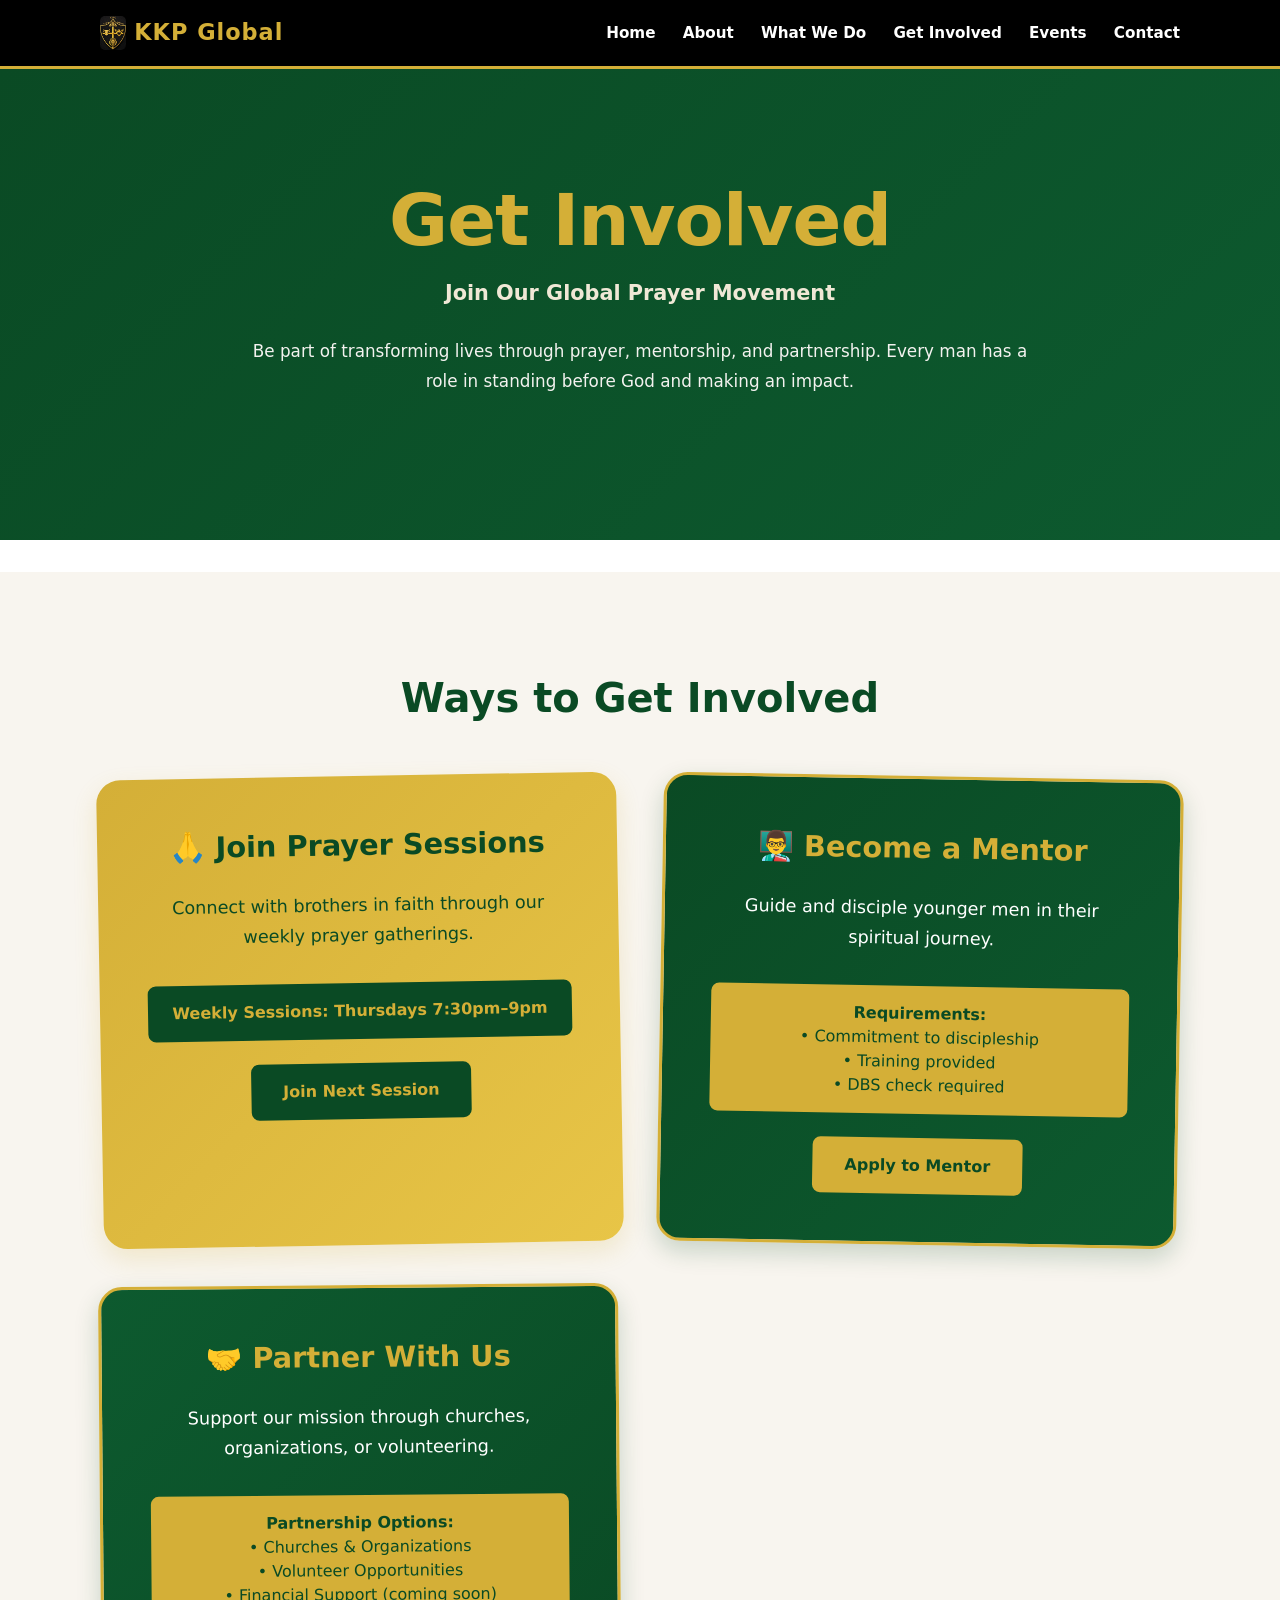
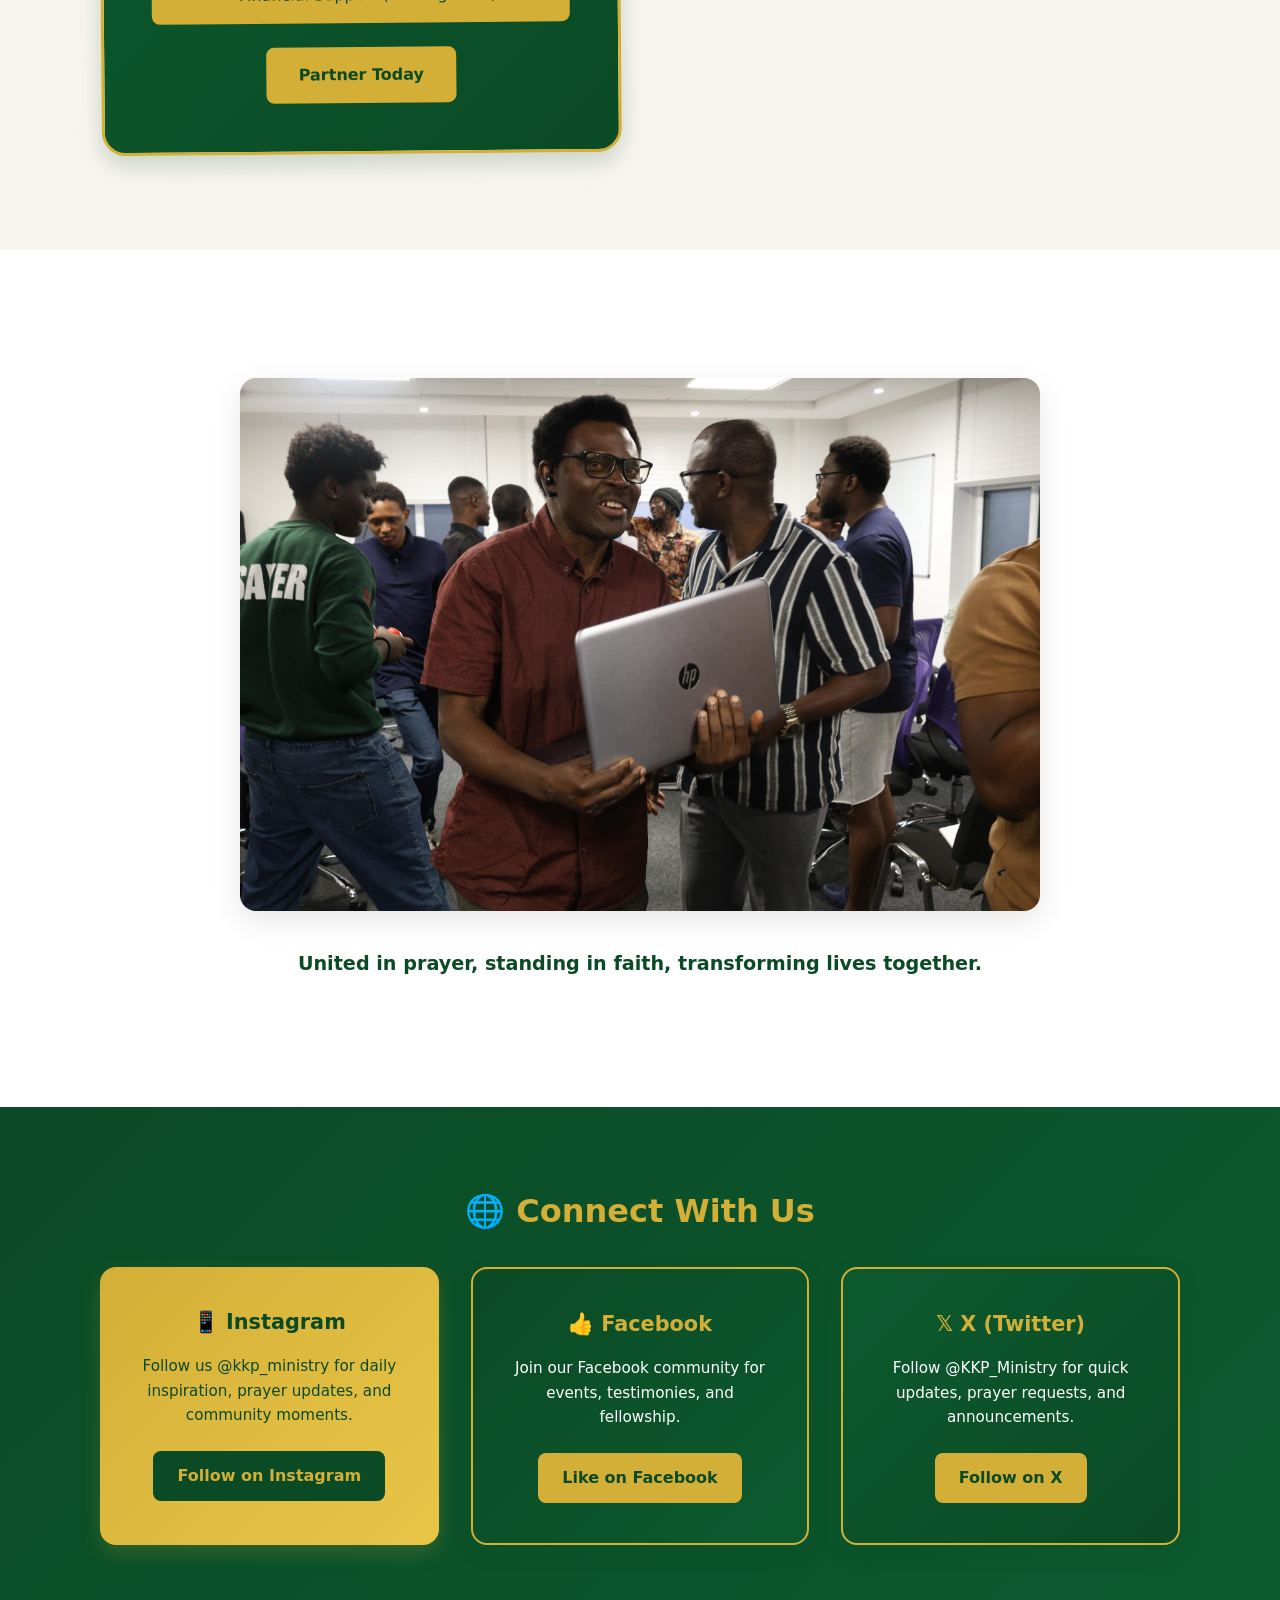
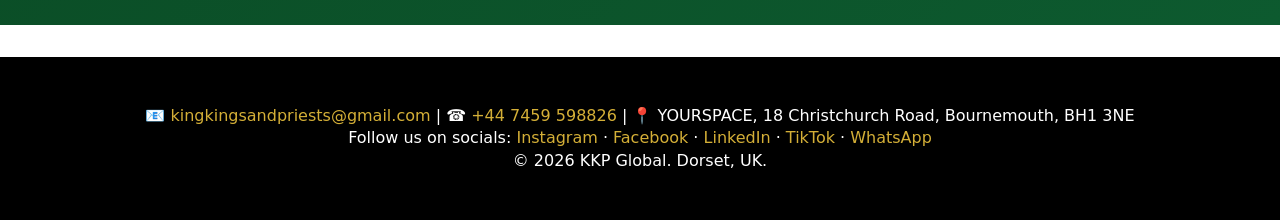
<file: get-involved.html>
<!doctype html>
<html lang="en">
<head>
  <meta charset="UTF-8" />
  <meta name="viewport" content="width=device-width, initial-scale=1.0" />
  <title>KKP Global | Get Involved</title>
  <link rel="preconnect" href="https://fonts.googleapis.com">
  <link rel="preconnect" href="https://fonts.gstatic.com" crossorigin>
  <link href="https://fonts.googleapis.com/css2?family=Inter:wght@300;400;500;600;700&display=swap" rel="stylesheet">
  <link rel="stylesheet" href="style.css" />
</head>
<body>
  <header class="site-header">
    <div class="container">
      <a class="brand" href="index.html"><img src="images/logo updated.jpg" alt="KKP Global logo" />KKP Global</a>
      <button id="navToggle" class="nav-toggle" aria-label="Toggle menu">☰</button>
      <nav class="main-nav">
        <a href="index.html">Home</a>
        <a href="about.html">About</a>
        <a href="what-we-do.html">What We Do</a>
        <a href="get-involved.html">Get Involved</a>
        <a href="events.html">Events</a>
        <a href="contact.html">Contact</a>
      </nav>
    </div>
  </header>

  <!-- HERO SECTION -->
  <section class="section-hero">
    <div class="container">
      <h1 class="hero-title">Get Involved</h1>
      <p class="hero-subtitle">Join Our Global Prayer Movement</p>
      <p class="hero-desc">Be part of transforming lives through prayer, mentorship, and partnership. Every man has a role in standing before God and making an impact.</p>
    </div>
  </section>

  <main>
    <!-- INVOLVEMENT OPTIONS -->
    <section style="background:#f8f5ef;padding:4rem 0;">
      <div class="container">
        <h2 style="text-align:center;font-size:2.5rem;color:#0a4a24;font-weight:900;margin-bottom:3rem;">Ways to Get Involved</h2>
        <div style="display:grid;grid-template-columns:repeat(auto-fit,minmax(350px,1fr));gap:2.5rem;max-width:1200px;margin:0 auto;">
          <div style="background:linear-gradient(135deg,#d4af37,#e8c547);padding:3rem;border-radius:1.5rem;box-shadow:0 10px 25px rgba(212,175,55,0.2);text-align:center;transform:rotate(-1deg);transition:transform 0.3s;">
            <h3 style="font-size:1.8rem;color:#0a4a24;margin:0 0 1.5rem 0;font-weight:900;">🙏 Join Prayer Sessions</h3>
            <p style="color:#0a4a24;margin:0 0 2rem 0;font-size:1.1rem;line-height:1.7;">Connect with brothers in faith through our weekly prayer gatherings.</p>
            <div style="background:#0a4a24;color:#d4af37;padding:1rem;border-radius:0.5rem;margin-bottom:1.5rem;">
              <strong>Weekly Sessions: Thursdays 7:30pm–9pm</strong>
            </div>
            <a href="events.html" style="background:#0a4a24;color:#d4af37;padding:1rem 2rem;border-radius:0.5rem;text-decoration:none;font-weight:700;display:inline-block;">Join Next Session</a>
          </div>
          <div style="background:linear-gradient(135deg,#0a4a24,#0d5a2f);padding:3rem;border-radius:1.5rem;box-shadow:0 10px 25px rgba(10,74,36,0.2);text-align:center;border:3px solid #d4af37;transform:rotate(1deg);transition:transform 0.3s;">
            <h3 style="font-size:1.8rem;color:#d4af37;margin:0 0 1.5rem 0;font-weight:900;">👨‍🏫 Become a Mentor</h3>
            <p style="color:white;margin:0 0 2rem 0;font-size:1.1rem;line-height:1.7;">Guide and disciple younger men in their spiritual journey.</p>
            <div style="background:#d4af37;color:#0a4a24;padding:1rem;border-radius:0.5rem;margin-bottom:1.5rem;">
              <strong>Requirements:</strong><br>
              • Commitment to discipleship<br>
              • Training provided<br>
              • DBS check required
            </div>
            <a href="contact.html" style="background:#d4af37;color:#0a4a24;padding:1rem 2rem;border-radius:0.5rem;text-decoration:none;font-weight:700;display:inline-block;">Apply to Mentor</a>
          </div>
          <div style="background:linear-gradient(135deg,#0d5a2f,#0a4a24);padding:3rem;border-radius:1.5rem;box-shadow:0 10px 25px rgba(10,74,36,0.2);text-align:center;border:3px solid #d4af37;transform:rotate(-0.5deg);transition:transform 0.3s;">
            <h3 style="font-size:1.8rem;color:#d4af37;margin:0 0 1.5rem 0;font-weight:900;">🤝 Partner With Us</h3>
            <p style="color:white;margin:0 0 2rem 0;font-size:1.1rem;line-height:1.7;">Support our mission through churches, organizations, or volunteering.</p>
            <div style="background:#d4af37;color:#0a4a24;padding:1rem;border-radius:0.5rem;margin-bottom:1.5rem;">
              <strong>Partnership Options:</strong><br>
              • Churches & Organizations<br>
              • Volunteer Opportunities<br>
              • Financial Support (coming soon)
            </div>
            <a href="contact.html" style="background:#d4af37;color:#0a4a24;padding:1rem 2rem;border-radius:0.5rem;text-decoration:none;font-weight:700;display:inline-block;">Partner Today</a>
          </div>
        </div>
      </div>
    </section>

    <!-- COMMUNITY IMAGE -->
    <section style="padding:4rem 0;background:#fff;">
      <div class="container">
        <div style="max-width:800px;margin:0 auto;text-align:center;">
          <img src="images/PHOTO-2025-08-20-06-38-06.jpg" alt="Hands joined in support" style="width:100%;border-radius:1rem;box-shadow:0 10px 30px rgba(0,0,0,0.1);" />
          <p style="font-size:1.2rem;color:#0a4a24;margin-top:2rem;font-weight:600;">United in prayer, standing in faith, transforming lives together.</p>
        </div>
      </div>
    </section>
  </main>

  <!-- SOCIAL SECTION FOOTER -->
  <section style="background:linear-gradient(135deg,#0a4a24,#0d5a2f);padding:3rem 0;">
    <div class="container">
      <h2 style="text-align:center;font-size:2rem;color:#d4af37;font-weight:900;margin-bottom:2rem;">🌐 Connect With Us</h2>
      <div style="display:grid;grid-template-columns:repeat(auto-fit,minmax(280px,1fr));gap:2rem;max-width:1200px;margin:0 auto;">
        <div style="background:linear-gradient(135deg,#d4af37,#e8c547);padding:2.5rem;border-radius:1rem;box-shadow:0 8px 20px rgba(212,175,55,0.2);text-align:center;">
          <h3 style="font-size:1.3rem;color:#0a4a24;margin:0 0 1rem 0;">📱 Instagram</h3>
          <p style="color:#0a4a24;margin:0 0 1.5rem 0;font-size:0.95rem;line-height:1.6;">Follow us @kkp_ministry for daily inspiration, prayer updates, and community moments.</p>
          <a href="https://www.instagram.com/kkpglobal.uk?igsh=dHVoM2MzcHpvZmkw&utm_source=qr" target="_blank" rel="noopener" style="background:#0a4a24;color:#d4af37;padding:0.8rem 1.5rem;border-radius:0.5rem;text-decoration:none;font-weight:700;display:inline-block;transition:transform 0.3s,box-shadow 0.3s;" onmouseover="this.style.transform='scale(1.05)';this.style.boxShadow='0 5px 15px rgba(0,0,0,0.2)'" onmouseout="this.style.transform='scale(1)';this.style.boxShadow='none'">Follow on Instagram</a>
        </div>
        <div style="background:linear-gradient(135deg,#0a4a24,#0d5a2f);padding:2.5rem;border-radius:1rem;box-shadow:0 8px 20px rgba(10,74,36,0.2);text-align:center;border:2px solid #d4af37;">
          <h3 style="font-size:1.3rem;color:#d4af37;margin:0 0 1rem 0;">👍 Facebook</h3>
          <p style="color:white;margin:0 0 1.5rem 0;font-size:0.95rem;line-height:1.6;">Join our Facebook community for events, testimonies, and fellowship.</p>
          <a href="https://www.facebook.com/share/1AiyfdDCg5/?mibextid=wwXIfr" target="_blank" rel="noopener" style="background:#d4af37;color:#0a4a24;padding:0.8rem 1.5rem;border-radius:0.5rem;text-decoration:none;font-weight:700;display:inline-block;transition:transform 0.3s,box-shadow 0.3s;" onmouseover="this.style.transform='scale(1.05)';this.style.boxShadow='0 5px 15px rgba(0,0,0,0.2)'" onmouseout="this.style.transform='scale(1)';this.style.boxShadow='none'">Like on Facebook</a>
        </div>
        <div style="background:linear-gradient(135deg,#0d5a2f,#0a4a24);padding:2.5rem;border-radius:1rem;box-shadow:0 8px 20px rgba(10,74,36,0.2);text-align:center;border:2px solid #d4af37;">
          <h3 style="font-size:1.3rem;color:#d4af37;margin:0 0 1rem 0;">𝕏 X (Twitter)</h3>
          <p style="color:white;margin:0 0 1.5rem 0;font-size:0.95rem;line-height:1.6;">Follow @KKP_Ministry for quick updates, prayer requests, and announcements.</p>
          <a href="https://twitter.com/KKP_Ministry" target="_blank" rel="noopener" style="background:#d4af37;color:#0a4a24;padding:0.8rem 1.5rem;border-radius:0.5rem;text-decoration:none;font-weight:700;display:inline-block;transition:transform 0.3s,box-shadow 0.3s;" onmouseover="this.style.transform='scale(1.05)';this.style.boxShadow='0 5px 15px rgba(0,0,0,0.2)'" onmouseout="this.style.transform='scale(1)';this.style.boxShadow='none'">Follow on X</a>
        </div>
      </div>
    </div>
  </section>

  <footer class="site-footer">
    <div class="container">
      <p>📧 <a href="mailto:kingkingsandpriests@gmail.com" class="footer-link">kingkingsandpriests@gmail.com</a> | ☎️ <a href="tel:+447459598826" class="footer-link">+44 7459 598826</a> | 📍 YOURSPACE, 18 Christchurch Road, Bournemouth, BH1 3NE</p>
      <p>Follow us on socials: <a href="https://www.instagram.com/kkpglobal.uk?igsh=dHVoM2MzcHpvZmkw&utm_source=qr" target="_blank" rel="noopener" class="footer-link">Instagram</a> · <a href="https://www.facebook.com/share/1AiyfdDCg5/?mibextid=wwXIfr" target="_blank" rel="noopener" class="footer-link">Facebook</a> · <a href="https://www.linkedin.com/company/kkpglobal" target="_blank" rel="noopener" class="footer-link">LinkedIn</a> · <a href="https://www.tiktok.com/.kings.and.pr@kkp_ministry" target="_blank" rel="noopener" class="footer-link">TikTok</a> · <a href="https://wa.me/447459598826" target="_blank" rel="noopener" class="footer-link">WhatsApp</a></p>
      <p>&copy; 2026 KKP Global. Dorset, UK.</p>
    </div>
  </footer>
  <script src="script.js"></script>
</body>
</html>
</file>
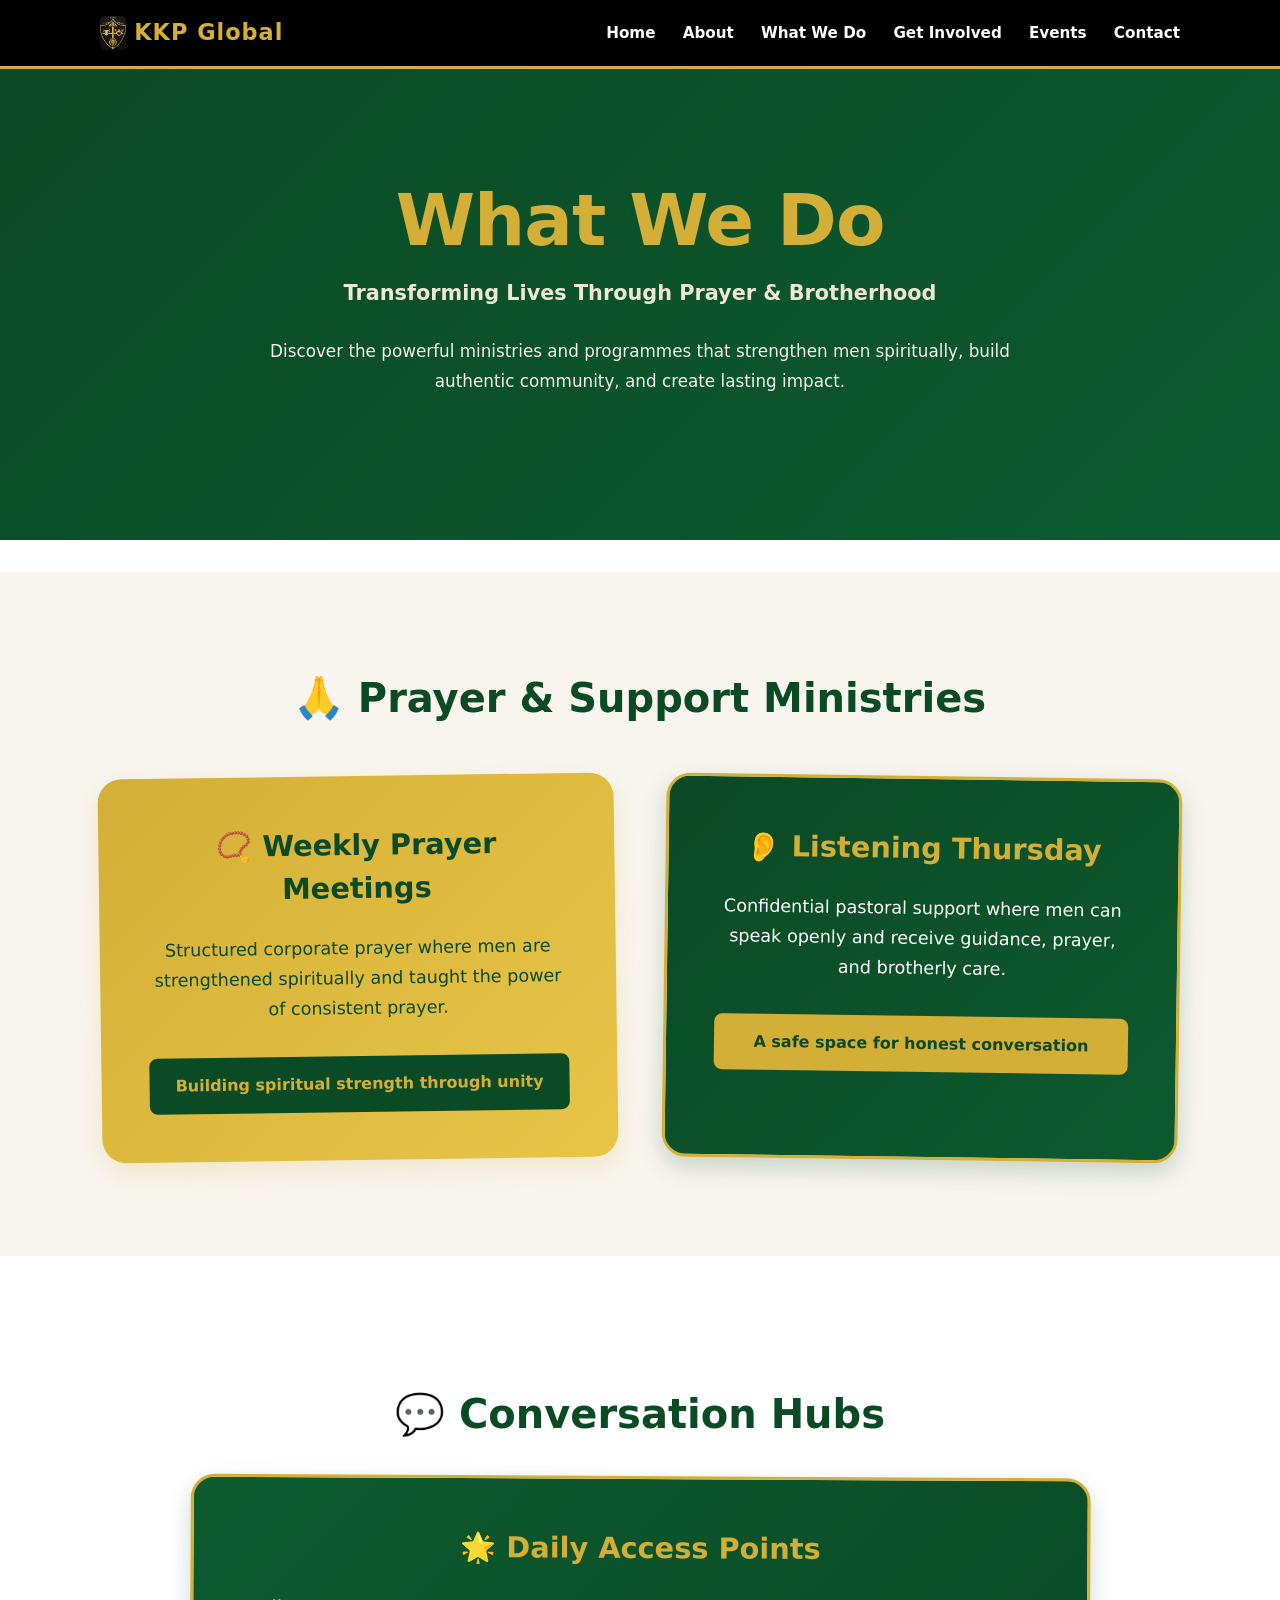
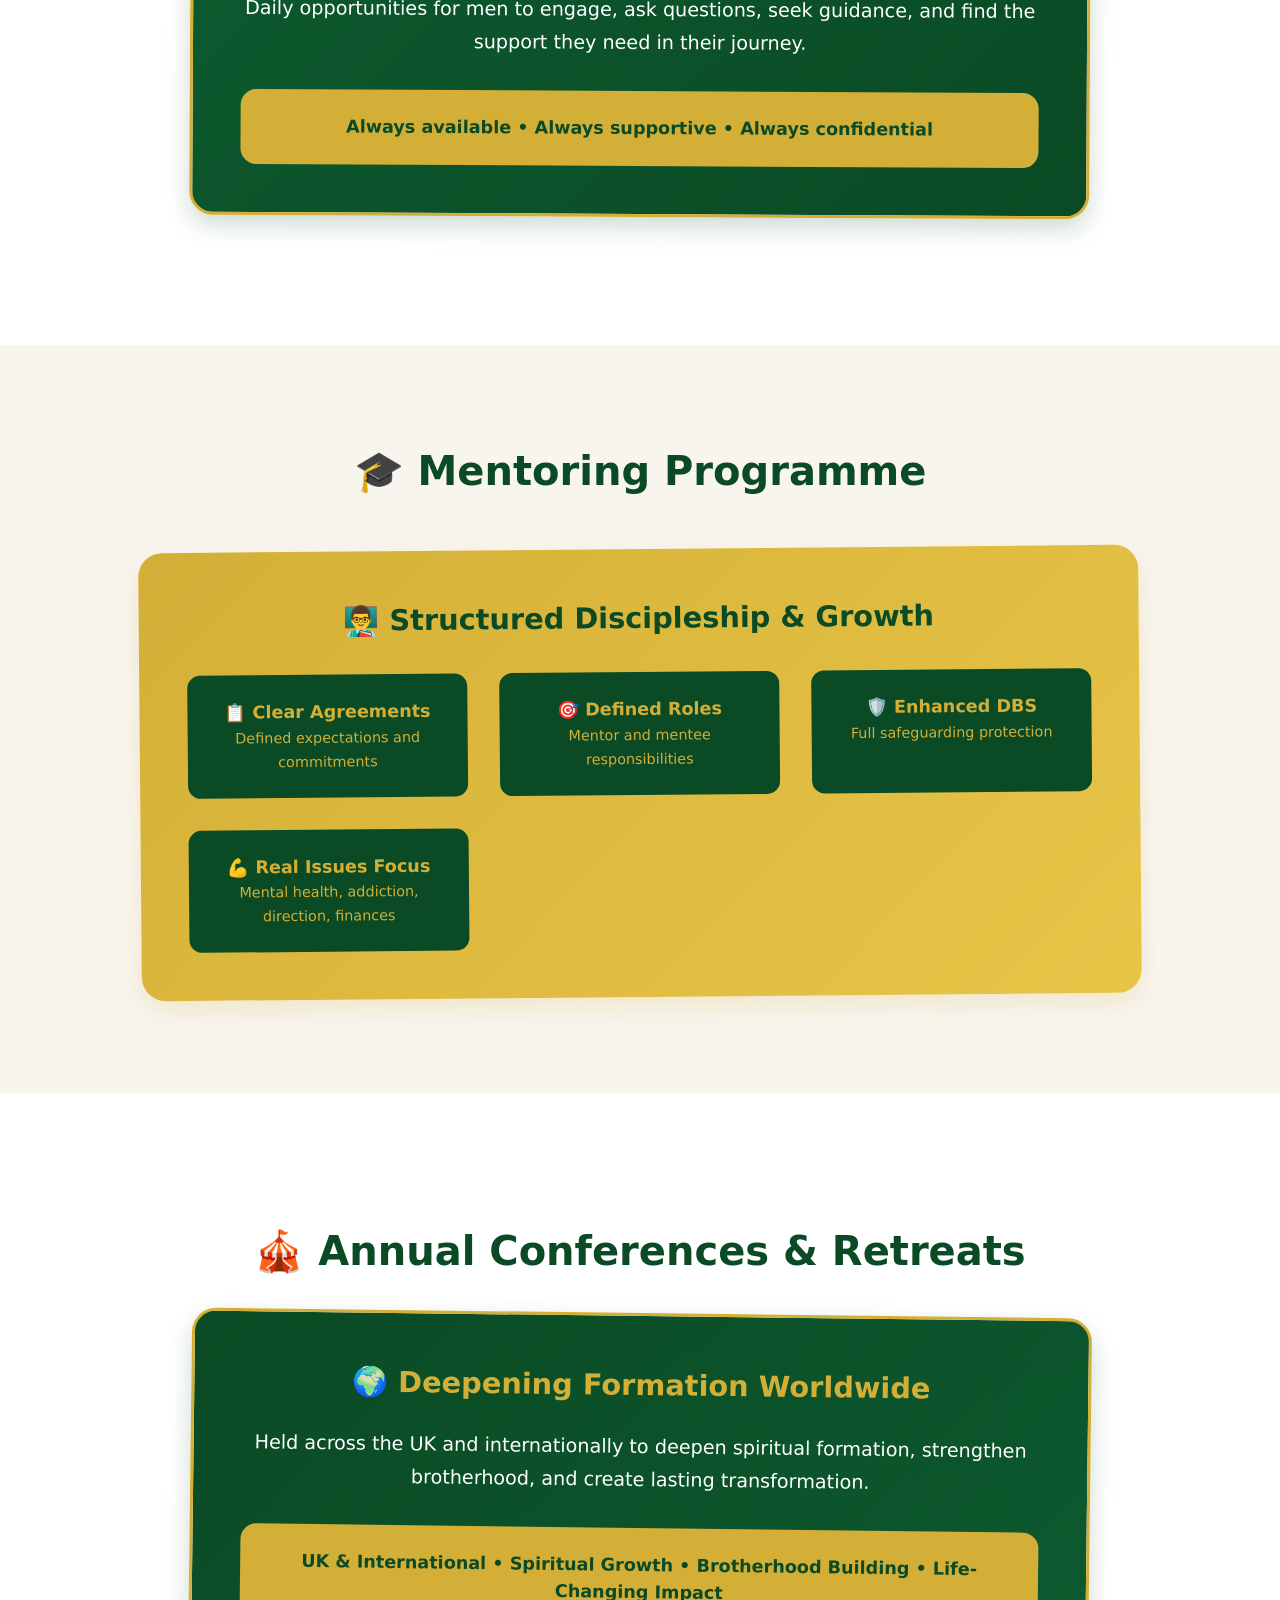
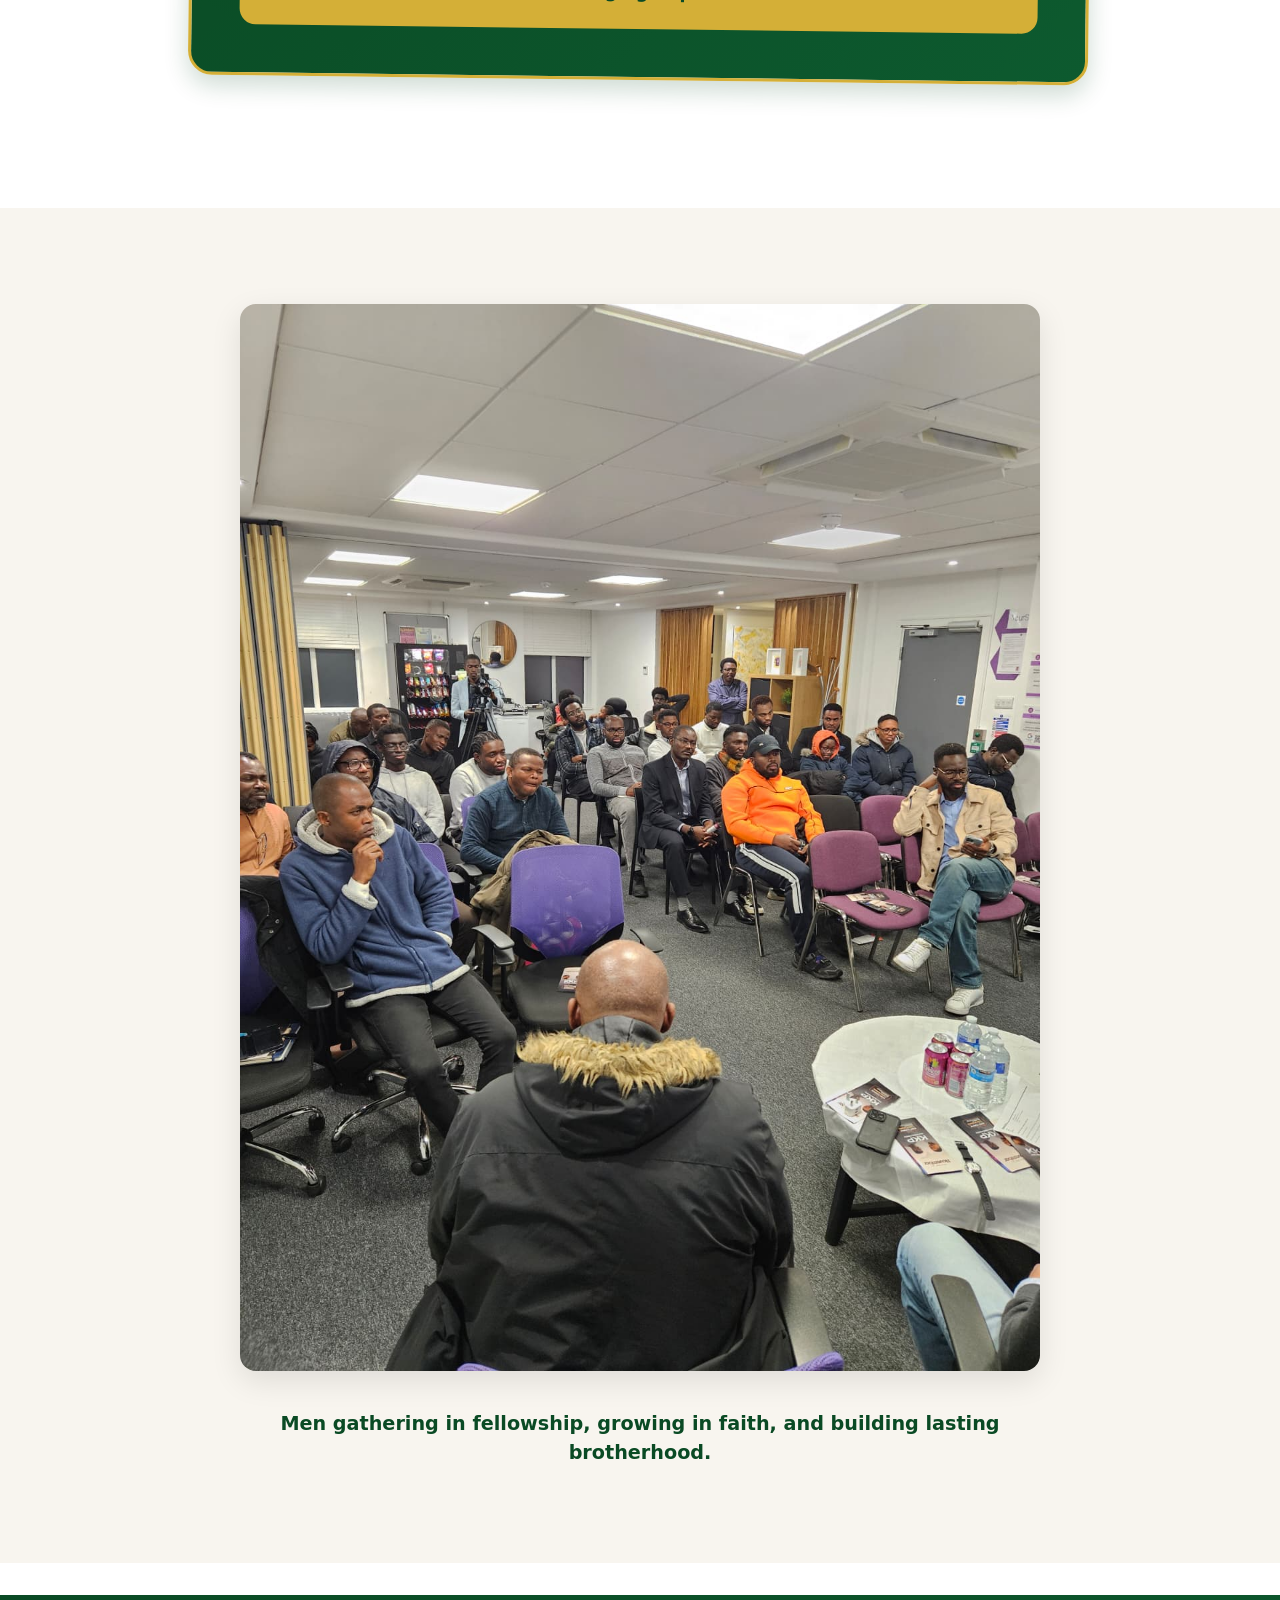
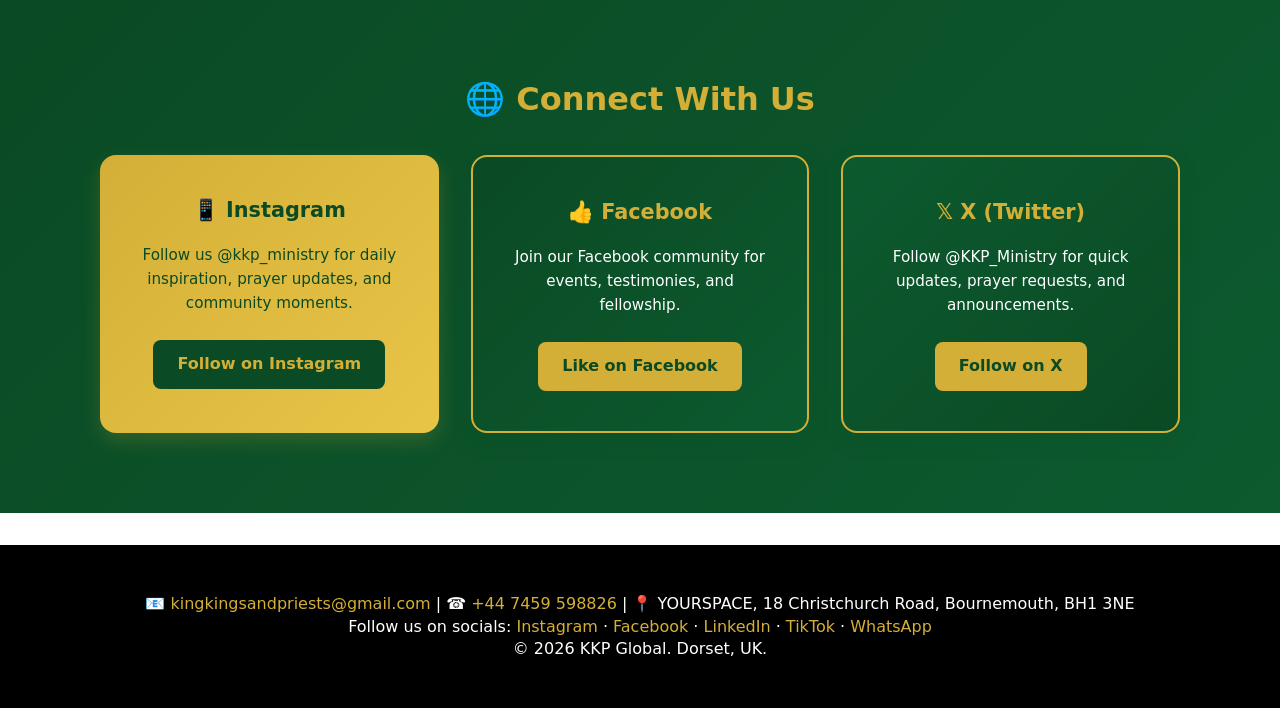
<file: what-we-do.html>
<!doctype html>
<html lang="en">
<head>
  <meta charset="UTF-8" />
  <meta name="viewport" content="width=device-width, initial-scale=1.0" />
  <title>KKP Global | What We Do</title>
  <link rel="preconnect" href="https://fonts.googleapis.com">
  <link rel="preconnect" href="https://fonts.gstatic.com" crossorigin>
  <link href="https://fonts.googleapis.com/css2?family=Inter:wght@300;400;500;600;700&display=swap" rel="stylesheet">
  <link rel="stylesheet" href="style.css" />
</head>
<body>
  <header class="site-header">
    <div class="container">
      <a class="brand" href="index.html"><img src="images/logo updated.jpg" alt="KKP Global logo" />KKP Global</a>
      <button id="navToggle" class="nav-toggle" aria-label="Toggle menu">☰</button>
      <nav class="main-nav">
        <a href="index.html">Home</a>
        <a href="about.html">About</a>
        <a href="what-we-do.html">What We Do</a>
        <a href="get-involved.html">Get Involved</a>
        <a href="events.html">Events</a>
        <a href="contact.html">Contact</a>
      </nav>
    </div>
  </header>

  <!-- HERO SECTION -->
  <section class="section-hero">
    <div class="container">
      <h1 class="hero-title">What We Do</h1>
      <p class="hero-subtitle">Transforming Lives Through Prayer & Brotherhood</p>
      <p class="hero-desc">Discover the powerful ministries and programmes that strengthen men spiritually, build authentic community, and create lasting impact.</p>
    </div>
  </section>

  <main>
    <!-- PRAYER & SUPPORT MINISTRIES -->
    <section style="background:#f8f5ef;padding:4rem 0;">
      <div class="container">
        <h2 style="text-align:center;font-size:2.5rem;color:#0a4a24;font-weight:900;margin-bottom:3rem;">🙏 Prayer & Support Ministries</h2>
        <div style="display:grid;grid-template-columns:repeat(auto-fit,minmax(450px,1fr));gap:3rem;max-width:1200px;margin:0 auto;">
          <div style="background:linear-gradient(135deg,#d4af37,#e8c547);padding:3rem;border-radius:1.5rem;box-shadow:0 10px 25px rgba(212,175,55,0.2);text-align:center;transform:rotate(-0.8deg);">
            <h3 style="font-size:1.8rem;color:#0a4a24;margin:0 0 1.5rem 0;font-weight:900;">📿 Weekly Prayer Meetings</h3>
            <p style="color:#0a4a24;margin:0 0 2rem 0;font-size:1.1rem;line-height:1.7;">Structured corporate prayer where men are strengthened spiritually and taught the power of consistent prayer.</p>
            <div style="background:#0a4a24;color:#d4af37;padding:1rem;border-radius:0.5rem;">
              <strong>Building spiritual strength through unity</strong>
            </div>
          </div>
          <div style="background:linear-gradient(135deg,#0a4a24,#0d5a2f);padding:3rem;border-radius:1.5rem;box-shadow:0 10px 25px rgba(10,74,36,0.2);text-align:center;border:3px solid #d4af37;transform:rotate(0.8deg);">
            <h3 style="font-size:1.8rem;color:#d4af37;margin:0 0 1.5rem 0;font-weight:900;">👂 Listening Thursday</h3>
            <p style="color:white;margin:0 0 2rem 0;font-size:1.1rem;line-height:1.7;">Confidential pastoral support where men can speak openly and receive guidance, prayer, and brotherly care.</p>
            <div style="background:#d4af37;color:#0a4a24;padding:1rem;border-radius:0.5rem;">
              <strong>A safe space for honest conversation</strong>
            </div>
          </div>
        </div>
      </div>
    </section>

    <!-- CONVERSATION HUBS -->
    <section style="background:#fff;padding:4rem 0;">
      <div class="container">
        <div style="max-width:900px;margin:0 auto;text-align:center;">
          <h2 style="font-size:2.5rem;color:#0a4a24;font-weight:900;margin-bottom:2rem;">💬 Conversation Hubs</h2>
          <div style="background:linear-gradient(135deg,#0d5a2f,#0a4a24);padding:3rem;border-radius:1.5rem;box-shadow:0 10px 25px rgba(10,74,36,0.2);border:3px solid #d4af37;transform:rotate(0.3deg);">
            <h3 style="font-size:1.8rem;color:#d4af37;margin:0 0 1.5rem 0;font-weight:900;">🌟 Daily Access Points</h3>
            <p style="color:white;margin:0 0 2rem 0;font-size:1.2rem;line-height:1.7;">Daily opportunities for men to engage, ask questions, seek guidance, and find the support they need in their journey.</p>
            <div style="background:#d4af37;color:#0a4a24;padding:1.5rem;border-radius:1rem;">
              <strong style="font-size:1.1rem;">Always available • Always supportive • Always confidential</strong>
            </div>
          </div>
        </div>
      </div>
    </section>

    <!-- MENTORING PROGRAMME -->
    <section style="background:#f8f5ef;padding:4rem 0;">
      <div class="container">
        <h2 style="text-align:center;font-size:2.5rem;color:#0a4a24;font-weight:900;margin-bottom:3rem;">🎓 Mentoring Programme</h2>
        <div style="max-width:1000px;margin:0 auto;">
          <div style="background:linear-gradient(135deg,#d4af37,#e8c547);padding:3rem;border-radius:1.5rem;box-shadow:0 10px 25px rgba(212,175,55,0.2);transform:rotate(-0.5deg);">
            <h3 style="font-size:1.8rem;color:#0a4a24;margin:0 0 2rem 0;font-weight:900;text-align:center;">👨‍🏫 Structured Discipleship & Growth</h3>
            <div style="display:grid;grid-template-columns:repeat(auto-fit,minmax(250px,1fr));gap:2rem;">
              <div style="background:#0a4a24;color:#d4af37;padding:1.5rem;border-radius:0.8rem;text-align:center;">
                <strong style="font-size:1.1rem;">📋 Clear Agreements</strong><br>
                <span style="font-size:0.9rem;">Defined expectations and commitments</span>
              </div>
              <div style="background:#0a4a24;color:#d4af37;padding:1.5rem;border-radius:0.8rem;text-align:center;">
                <strong style="font-size:1.1rem;">🎯 Defined Roles</strong><br>
                <span style="font-size:0.9rem;">Mentor and mentee responsibilities</span>
              </div>
              <div style="background:#0a4a24;color:#d4af37;padding:1.5rem;border-radius:0.8rem;text-align:center;">
                <strong style="font-size:1.1rem;">🛡️ Enhanced DBS</strong><br>
                <span style="font-size:0.9rem;">Full safeguarding protection</span>
              </div>
              <div style="background:#0a4a24;color:#d4af37;padding:1.5rem;border-radius:0.8rem;text-align:center;">
                <strong style="font-size:1.1rem;">💪 Real Issues Focus</strong><br>
                <span style="font-size:0.9rem;">Mental health, addiction, direction, finances</span>
              </div>
            </div>
          </div>
        </div>
      </div>
    </section>

    <!-- ANNUAL CONFERENCES -->
    <section style="background:#fff;padding:4rem 0;">
      <div class="container">
        <div style="max-width:900px;margin:0 auto;text-align:center;">
          <h2 style="font-size:2.5rem;color:#0a4a24;font-weight:900;margin-bottom:2rem;">🎪 Annual Conferences & Retreats</h2>
          <div style="background:linear-gradient(135deg,#0a4a24,#0d5a2f);padding:3rem;border-radius:1.5rem;box-shadow:0 10px 25px rgba(10,74,36,0.2);border:3px solid #d4af37;transform:rotate(0.7deg);">
            <h3 style="font-size:1.8rem;color:#d4af37;margin:0 0 1.5rem 0;font-weight:900;">🌍 Deepening Formation Worldwide</h3>
            <p style="color:white;margin:0 0 2rem 0;font-size:1.2rem;line-height:1.7;">Held across the UK and internationally to deepen spiritual formation, strengthen brotherhood, and create lasting transformation.</p>
            <div style="background:#d4af37;color:#0a4a24;padding:1.5rem;border-radius:1rem;">
              <strong style="font-size:1.1rem;">UK & International • Spiritual Growth • Brotherhood Building • Life-Changing Impact</strong>
            </div>
          </div>
        </div>
      </div>
    </section>

    <!-- FELLOWSHIP IMAGE -->
    <section style="padding:4rem 0;background:#f8f5ef;">
      <div class="container">
        <div style="max-width:800px;margin:0 auto;text-align:center;">
          <img src="images/PHOTO-2025-11-06-20-01-55.jpg" alt="Conference group in fellowship" style="width:100%;border-radius:1rem;box-shadow:0 10px 30px rgba(0,0,0,0.1);" />
          <p style="font-size:1.2rem;color:#0a4a24;margin-top:2rem;font-weight:600;">Men gathering in fellowship, growing in faith, and building lasting brotherhood.</p>
        </div>
      </div>
    </section>
  </main>

  <!-- SOCIAL SECTION FOOTER -->
  <section style="background:linear-gradient(135deg,#0a4a24,#0d5a2f);padding:3rem 0;">
    <div class="container">
      <h2 style="text-align:center;font-size:2rem;color:#d4af37;font-weight:900;margin-bottom:2rem;">🌐 Connect With Us</h2>
      <div style="display:grid;grid-template-columns:repeat(auto-fit,minmax(280px,1fr));gap:2rem;max-width:1200px;margin:0 auto;">
        <div style="background:linear-gradient(135deg,#d4af37,#e8c547);padding:2.5rem;border-radius:1rem;box-shadow:0 8px 20px rgba(212,175,55,0.2);text-align:center;">
          <h3 style="font-size:1.3rem;color:#0a4a24;margin:0 0 1rem 0;">📱 Instagram</h3>
          <p style="color:#0a4a24;margin:0 0 1.5rem 0;font-size:0.95rem;line-height:1.6;">Follow us @kkp_ministry for daily inspiration, prayer updates, and community moments.</p>
          <a href="https://www.instagram.com/kkpglobal.uk?igsh=dHVoM2MzcHpvZmkw&utm_source=qr" target="_blank" rel="noopener" style="background:#0a4a24;color:#d4af37;padding:0.8rem 1.5rem;border-radius:0.5rem;text-decoration:none;font-weight:700;display:inline-block;transition:transform 0.3s,box-shadow 0.3s;" onmouseover="this.style.transform='scale(1.05)';this.style.boxShadow='0 5px 15px rgba(0,0,0,0.2)'" onmouseout="this.style.transform='scale(1)';this.style.boxShadow='none'">Follow on Instagram</a>
        </div>
        <div style="background:linear-gradient(135deg,#0a4a24,#0d5a2f);padding:2.5rem;border-radius:1rem;box-shadow:0 8px 20px rgba(10,74,36,0.2);text-align:center;border:2px solid #d4af37;">
          <h3 style="font-size:1.3rem;color:#d4af37;margin:0 0 1rem 0;">👍 Facebook</h3>
          <p style="color:white;margin:0 0 1.5rem 0;font-size:0.95rem;line-height:1.6;">Join our Facebook community for events, testimonies, and fellowship.</p>
          <a href="https://www.facebook.com/share/1AiyfdDCg5/?mibextid=wwXIfr" target="_blank" rel="noopener" style="background:#d4af37;color:#0a4a24;padding:0.8rem 1.5rem;border-radius:0.5rem;text-decoration:none;font-weight:700;display:inline-block;transition:transform 0.3s,box-shadow 0.3s;" onmouseover="this.style.transform='scale(1.05)';this.style.boxShadow='0 5px 15px rgba(0,0,0,0.2)'" onmouseout="this.style.transform='scale(1)';this.style.boxShadow='none'">Like on Facebook</a>
        </div>
        <div style="background:linear-gradient(135deg,#0d5a2f,#0a4a24);padding:2.5rem;border-radius:1rem;box-shadow:0 8px 20px rgba(10,74,36,0.2);text-align:center;border:2px solid #d4af37;">
          <h3 style="font-size:1.3rem;color:#d4af37;margin:0 0 1rem 0;">𝕏 X (Twitter)</h3>
          <p style="color:white;margin:0 0 1.5rem 0;font-size:0.95rem;line-height:1.6;">Follow @KKP_Ministry for quick updates, prayer requests, and announcements.</p>
          <a href="https://twitter.com/KKP_Ministry" target="_blank" rel="noopener" style="background:#d4af37;color:#0a4a24;padding:0.8rem 1.5rem;border-radius:0.5rem;text-decoration:none;font-weight:700;display:inline-block;transition:transform 0.3s,box-shadow 0.3s;" onmouseover="this.style.transform='scale(1.05)';this.style.boxShadow='0 5px 15px rgba(0,0,0,0.2)'" onmouseout="this.style.transform='scale(1)';this.style.boxShadow='none'">Follow on X</a>
        </div>
      </div>
    </div>
  </section>

  <footer class="site-footer">
    <div class="container">
      <p>📧 <a href="mailto:kingkingsandpriests@gmail.com" class="footer-link">kingkingsandpriests@gmail.com</a> | ☎️ <a href="tel:+447459598826" class="footer-link">+44 7459 598826</a> | 📍 YOURSPACE, 18 Christchurch Road, Bournemouth, BH1 3NE</p>
      <p>Follow us on socials: <a href="https://www.instagram.com/kkpglobal.uk?igsh=dHVoM2MzcHpvZmkw&utm_source=qr" target="_blank" rel="noopener" class="footer-link">Instagram</a> · <a href="https://www.facebook.com/share/1AiyfdDCg5/?mibextid=wwXIfr" target="_blank" rel="noopener" class="footer-link">Facebook</a> · <a href="https://www.linkedin.com/company/kkpglobal" target="_blank" rel="noopener" class="footer-link">LinkedIn</a> · <a href="https://www.tiktok.com/.kings.and.pr@kkp_ministry" target="_blank" rel="noopener" class="footer-link">TikTok</a> · <a href="https://wa.me/447459598826" target="_blank" rel="noopener" class="footer-link">WhatsApp</a></p>
      <p>&copy; 2026 KKP Global. Dorset, UK.</p>
    </div>
  </footer>
  <script src="script.js"></script>
</body>
</html>
</file>
<file: style.css>
*{box-sizing:border-box;margin:0;padding:0}
:root{--bg:#000;--fg:#fff;--gold:#d4af37;--gray:#f4f4f4;--max:1080px}
body{font-family:system-ui, sans-serif;background:#fff;color:#111;line-height:1.5;min-height:100vh}
.container{width:min(92vw,var(--max));margin:0 auto;padding:2rem 0}
.site-header{background:#000;color:#fff;position:sticky;top:0;z-index:100;border-bottom:3px solid var(--gold);-webkit-backdrop-filter: blur(9px);backdrop-filter: blur(9px);transition:padding 0.25s,background 0.25s}
.site-header.smaller{padding:0.4rem 0;background:#000}
.site-header .container{display:flex;align-items:center;justify-content:space-between;gap:1rem;padding:1rem 0;transition:padding 0.25s}
.brand{font-weight:900;color:var(--gold);text-decoration:none;font-size:1.4rem;letter-spacing:1px;display:flex;align-items:center;gap:0.5rem}
.brand img{height:34px;width:auto;border-radius:5px;}
.main-nav{display:flex;align-items:center;gap:0.7rem;flex-wrap:wrap}
.main-nav.open{display:flex;flex-direction:column;position:absolute;top:64px;right:1rem;background:rgba(0,0,0,.95);border:1px solid rgba(255,215,0,.5);padding:0.7rem;z-index:110;}
.main-nav a{color:#fff;text-decoration:none;margin-left:1rem;font-weight:600;position:relative;font-size:0.95rem}
.main-nav a::after{content:'';position:absolute;left:0;bottom:-3px;width:0;height:2px;background:var(--gold);transition:width .25s}
.main-nav a:hover::after{width:100%}
.nav-toggle{background:var(--gold);border:0;color:#000;font-weight:800;padding:0.5rem 0.75rem;border-radius:0.3rem;cursor:pointer;display:none}
.hero{background:linear-gradient(rgba(0,0,0,.45),rgba(0,0,0,.45)),url("images/men-praying-1.svg") center/cover no-repeat #111;color:#fff;padding:6rem 0;text-align:center;min-height:75vh;display:flex;align-items:center}
.hero h1{font-size:clamp(2rem,5vw,3rem);line-height:1.15;margin-bottom:1rem;text-shadow:0px 2px 12px rgba(0,0,0,0.7)}
.hero p{max-width:760px;margin:0.5rem auto 1.5rem;color:#f3f2ef;font-size:1.1rem;letter-spacing:.02em}
.hero .button{font-size:1rem;box-shadow:0 2px 10px rgba(0,0,0,.33)}
.section-image{margin:1.25rem 0; text-align:center;opacity:0;transform:translateY(20px);transition:.6s ease;}
.section-image.visible{opacity:1;transform:translateY(0)}
.section-image img{max-width:100%;border-radius:0.75rem;border:1px solid #ddd;box-shadow:0 8px 18px rgba(0,0,0,.15)}
.button{display:inline-block;background:var(--gold);color:#000;font-weight:700;padding:0.8rem 1.4rem;border-radius:0.25rem;text-decoration:none;border:2px solid #000;transition:transform .2s, box-shadow .2s}
.button:hover{transform:translateY(-1px);box-shadow:0 8px 20px rgba(0,0,0,.2);filter:brightness(0.95)}
section{margin-bottom:2rem;opacity:0;transform:translateY(20px);transition:.7s ease}
section.visible{opacity:1;transform:translateY(0)}
.intro h2,.core-message h2,.quick-actions h2{margin-bottom:1rem;color:#000}
.grid-3{display:grid;grid-template-columns:repeat(auto-fit,minmax(220px,1fr));gap:1rem}
.grid-3 article,.card{background:#f8f5ef;border:1px solid #ddd;padding:1.1rem;border-radius:0.6rem;transition:transform .25s,box-shadow .25s}
.grid-3 article:hover,.card:hover{transform:translateY(-4px);box-shadow:0 8px 18px rgba(0,0,0,.12)}
.card{display:flex;align-items:center;justify-content:center;height:6rem;color:#000;text-decoration:none;font-weight:700}
.site-footer{background:#040807;color:#fff;text-align:center;padding:2rem 0;margin-top:auto;position:relative}
.social-cards{display:grid;grid-template-columns:repeat(auto-fit,minmax(220px,1fr));gap:1rem;max-width:1080px;margin:0 auto 1.5rem}
.social-card{background:#0b1a17;border:1px solid rgba(212,175,55,0.35);border-radius:0.7rem;padding:1rem;text-align:center;box-shadow:0 12px 32px rgba(0,0,0,.4);transition:transform .25s,background .25s}
.social-card h3{margin-bottom:.5rem;color:#d4af37}
.social-card p{color:#d6d0c4;font-size:.95rem;line-height:1.45;margin-bottom:1rem}
.social-card a{display:inline-block;padding:.6rem 1rem;border-radius:.35rem;background:var(--gold);color:#000;font-weight:700;text-decoration:none;transition:opacity .2s}
.social-card a:hover{opacity:.9}
.site-footer p{margin:0;line-height:1.4}
blockquote{border-left:4px solid var(--gold);padding-left:1rem;color:#222;font-style:italic;margin:1rem 0}
.contact-form{display:grid;gap:1rem;max-width:550px}
.contact-form label{display:flex;flex-direction:column;font-weight:700;color:#111}
.contact-form input,.contact-form textarea{padding:0.7rem;border:1px solid #ccc;border-radius:0.3rem;margin-top:0.25rem}
.contact-form button{width:max-content;min-width:180px;border:none;cursor:pointer}
@media (max-width:1024px){
  .container{padding:1.2rem 0}
  .hero{padding:4.5rem 0}
  .hero p{font-size:1.05rem;max-width:95%;}
  .section-image{padding:0 0.5rem;}
  .grid-3{gap:0.9rem}
  .social-cards{grid-template-columns:repeat(auto-fit,minmax(220px,1fr));gap:0.85rem}
  .contact-form{gap:0.9rem;}
}

@media (max-width:768px){
  .site-header .container{flex-direction:column;align-items:flex-start;gap:0.7rem}
  .nav-toggle{display:block}
  .main-nav{display:none!important;width:100%;margin-top:0.5rem;}
  .main-nav.open{display:flex!important;flex-direction:column;gap:0.4rem;}
  .main-nav a{margin-left:0;display:block;padding:0.6rem 0.5rem;border-radius:0.4rem;background:rgba(0,0,0,0.18);}

  .hero{padding:3.5rem 0}
  .hero h1{font-size:clamp(1.8rem,6vw,2.5rem)}
  .hero p{font-size:1rem;max-width:92%;}
  .hero .button{width:100%;min-width:220px;margin:0.4rem 0;}

  .grid-3{grid-template-columns:1fr;gap:1rem}
  .social-cards{grid-template-columns:1fr;gap:0.9rem}

  .section-image img{height:auto}
  .contact-form{max-width:100%;}
  .contact-form button{width:100%;}
  .site-footer{padding:1.3rem 0;}
}

@media (max-width:480px){
  body{font-size:0.95rem;}
  .brand{font-size:1.1rem}
  .site-header{padding:0.5rem 0;}
  .site-header.smaller{padding:0.3rem 0;}
  .hero{padding:2.6rem 0;}
  .hero p{font-size:0.95rem;}
  .button{padding:0.75rem 1rem;font-size:0.95rem;}
  .quote-card, .community-card, .card, .grid-3 article{padding:0.9rem;}
  .team-member img, .section-image img{max-height:250px;object-fit:cover;}
}

.intro h2,.core-message h2,.quick-actions h2{margin-bottom:1rem;color:#000}
.grid-3{display:grid;grid-template-columns:repeat(auto-fit,minmax(220px,1fr));gap:1rem}
.grid-3 article,.card{background:#f8f5ef;border:1px solid #ddd;padding:1rem;border-radius:0.4rem}
.card{display:flex;align-items:center;justify-content:center;height:6rem;color:#000;text-decoration:none;font-weight:700}
.card:hover{background:#eae3cd}
.site-footer{background:#000;color:#fff;text-align:center;padding:1rem 0;margin-top:auto}
blockquote{border-left:4px solid var(--gold);padding-left:1rem;color:#222;font-style:italic;margin:1rem 0}
.contact-form{display:grid;gap:1rem;max-width:550px}
.contact-form label{display:flex;flex-direction:column;font-weight:700;color:#111}
.contact-form input,.contact-form textarea{padding:0.7rem;border:1px solid #ccc;border-radius:0.3rem;margin-top:0.25rem}
.contact-form button{width:max-content;min-width:180px;border:none;cursor:pointer}


/* Team Section */
.team-member img {
  width: 100%;
  border-radius: 0.5rem;
  margin-bottom: 1rem;
}

.team-hero {
  margin-bottom: 1.5rem;
}

.team-hero img {
  width: 100%;
  border-radius: 0.8rem;
  box-shadow: 0 12px 28px rgba(0,0,0,0.35);
}

.foundational-title {
  color: #d4af37;
  text-align: center;
  margin-bottom: 0.75rem;
}

.foundational-text {
  text-align: center;
  color: #f5f5f5;
  max-width: 80vw;
  margin: 0 auto 1rem;
}

.quote-card {
  background: rgba(20, 45, 40, 0.9);
  padding: 1.25rem;
  border-radius: 0.8rem;
  border: 1px solid #d4af37;
  box-shadow: 0 12px 28px rgba(0,0,0,0.3);
  margin-bottom: 1rem;
}

.quote-card p:first-child {
  font-size: 1.1rem;
  font-style: italic;
  color: #f5f5f5;
  text-align: center;
  line-height: 1.5;
}

.quote-card p:last-child {
  text-align: center;
  color: #f0e8d6;
  margin-top: 0.8rem;
  font-weight: 700;
}

.identity-text {
  text-align: center;
  color: #d4af37;
  font-weight: 700;
}

.community-title {
  color: #0a4a24;
  text-align: center;
  margin-bottom: 0.25rem;
}

.community-subtitle {
  text-align: center;
  color: #374737;
  margin-bottom: 1.25rem;
}

.community-card {
  background: #fff;
  border-radius: 0.8rem;
  overflow: hidden;
  box-shadow: 0 8px 20px rgba(0,0,0,0.15);
}

.community-card img {
  width: 100%;
  height: 200px;
  object-fit: cover;
}

.volunteer-title {
  margin-top: 1rem;
}

/* Footer Links */
.footer-link {
  color: #d4af37;
  text-decoration: none;
}

/* Colorful Events Page Enhancement */
.event-card:hover{transform:translateY(-6px);box-shadow:0 16px 32px rgba(0,0,0,0.15)}
div[style*="background:linear-gradient(135deg,#d4af37"]:hover{transform:translateY(-4px);box-shadow:0 18px 40px rgba(212,175,55,0.4)!important}
div[style*="background:linear-gradient(135deg,#3498db"]:hover{transform:translateY(-4px);box-shadow:0 18px 40px rgba(52,152,219,0.3)!important}
div[style*="background:linear-gradient(135deg,#e74c3c"]:hover{transform:translateY(-4px);box-shadow:0 18px 40px rgba(231,76,60,0.3)!important}
div[style*="background:linear-gradient(135deg,#27ae60"]:hover{transform:translateY(-4px);box-shadow:0 18px 40px rgba(39,174,96,0.3)!important}
.social-card{border:3px solid #ddd}
.section-events{background:linear-gradient(135deg,#d4af37,#0a4a24);padding:4rem 0;min-height:50vh;text-align:center;color:#fff}
.section-events .hero-title{color:#fff;text-shadow:0px 4px 16px rgba(0,0,0,0.5);font-size:clamp(2.5rem,6vw,3.5rem);margin-bottom:1rem;font-weight:900}
.section-events .hero-desc{color:#fff;font-size:1.15rem;max-width:650px;margin:0 auto;line-height:1.7;font-weight:500}
/* Reusable section classes */
.section-hero{background:linear-gradient(135deg,#0a4a24,#0d5a2f);padding:5rem 0;text-align:center;color:#fff}
.section-hero .hero-logo{max-width:250px;height:auto;margin:0 auto 2rem;filter:brightness(1.1)}
.section-hero .hero-title{font-size:clamp(2.5rem,8vw,4.5rem);font-weight:900;margin:0 0 1rem;line-height:1.1;color:#d4af37;letter-spacing:-1px}
.section-hero .hero-subtitle{font-size:1.3rem;font-weight:600;max-width:750px;margin:0 auto 1.5rem;line-height:1.7;color:#f0e8d6}
.section-hero .hero-desc{font-size:1.05rem;max-width:800px;margin:0 auto 2rem;line-height:1.8;color:#f3f2ef}
.section-hero .hero-actions{display:flex;gap:1rem;justify-content:center;flex-wrap:wrap}
.section-hero .hero-actions .button{background:#d4af37;color:#000;border:3px solid #d4af37;font-weight:700;padding:1rem 2rem;font-size:1.05rem}
.section-hero .hero-actions .button.alt{background:transparent;color:#d4af37}

.section-mission{background:#f8f5ef;padding:3rem 0;margin:2rem 0}
.section-mission .box{background:linear-gradient(135deg,#fff9f0,#fffef9);border:3px solid #d4af37;border-radius:1.5rem;padding:2.5rem;box-shadow:0 8px 20px rgba(0,0,0,0.08);max-width:900px;margin:0 auto}
.section-mission .box p{font-size:1.1rem;line-height:1.8;color:#111;margin:0;text-align:center}

.section-core-message{background:linear-gradient(135deg,#fff9f0,#f5f0f0);padding:3rem 0;margin:2rem 0}
.section-core-message .cards{display:grid;grid-template-columns:repeat(auto-fit,minmax(280px,1fr));gap:2rem;max-width:1200px;margin:0 auto}
.section-core-message .core-card{background:linear-gradient(135deg,#0a4a24,#0d5a2f);padding:2.5rem;border-radius:1rem;box-shadow:0 8px 20px rgba(10,74,36,0.15);color:white;text-align:center;border-top:4px solid #d4af37}
.section-core-message .core-card.alt{background:linear-gradient(135deg,#0d5a2f,#0a4a24)}
.section-core-message .core-card h3{font-size:1.3rem;margin:0 0 1rem 0}
.section-core-message .core-card p{font-size:1rem;line-height:1.6;margin:0;opacity:0.95}

.section-quick-actions{background:linear-gradient(135deg,#0a4a24,#0d5a2f);padding:3rem 0;margin:2rem 0}
.section-quick-actions .quick-cta{max-width:1000px;margin:0 auto;display:grid;grid-template-columns:repeat(auto-fit,minmax(250px,1fr));gap:2rem}
.section-quick-actions .quick-card{padding:2rem;border-radius:1rem;text-align:center;text-decoration:none;box-shadow:0 8px 20px rgba(0,0,0,0.35);transition:transform .3s,box-shadow .3s;cursor:pointer;color:white}
.section-quick-actions .quick-card:hover{transform:translateY(-5px);box-shadow:0 12px 28px rgba(0,0,0,0.45)}
.section-quick-actions .quick-card.alt{background:linear-gradient(135deg,#0a4a24,#0d5a2f);border:2px solid #d4af37}
.section-quick-actions .quick-card.gold{background:linear-gradient(135deg,#d4af37,#e8c547);color:#0a4a24}
.section-quick-actions .quick-card h3{font-size:1.4rem;margin:0 0 0.5rem 0}
.section-quick-actions .quick-card p{margin:0;font-size:0.95rem}
</file>
